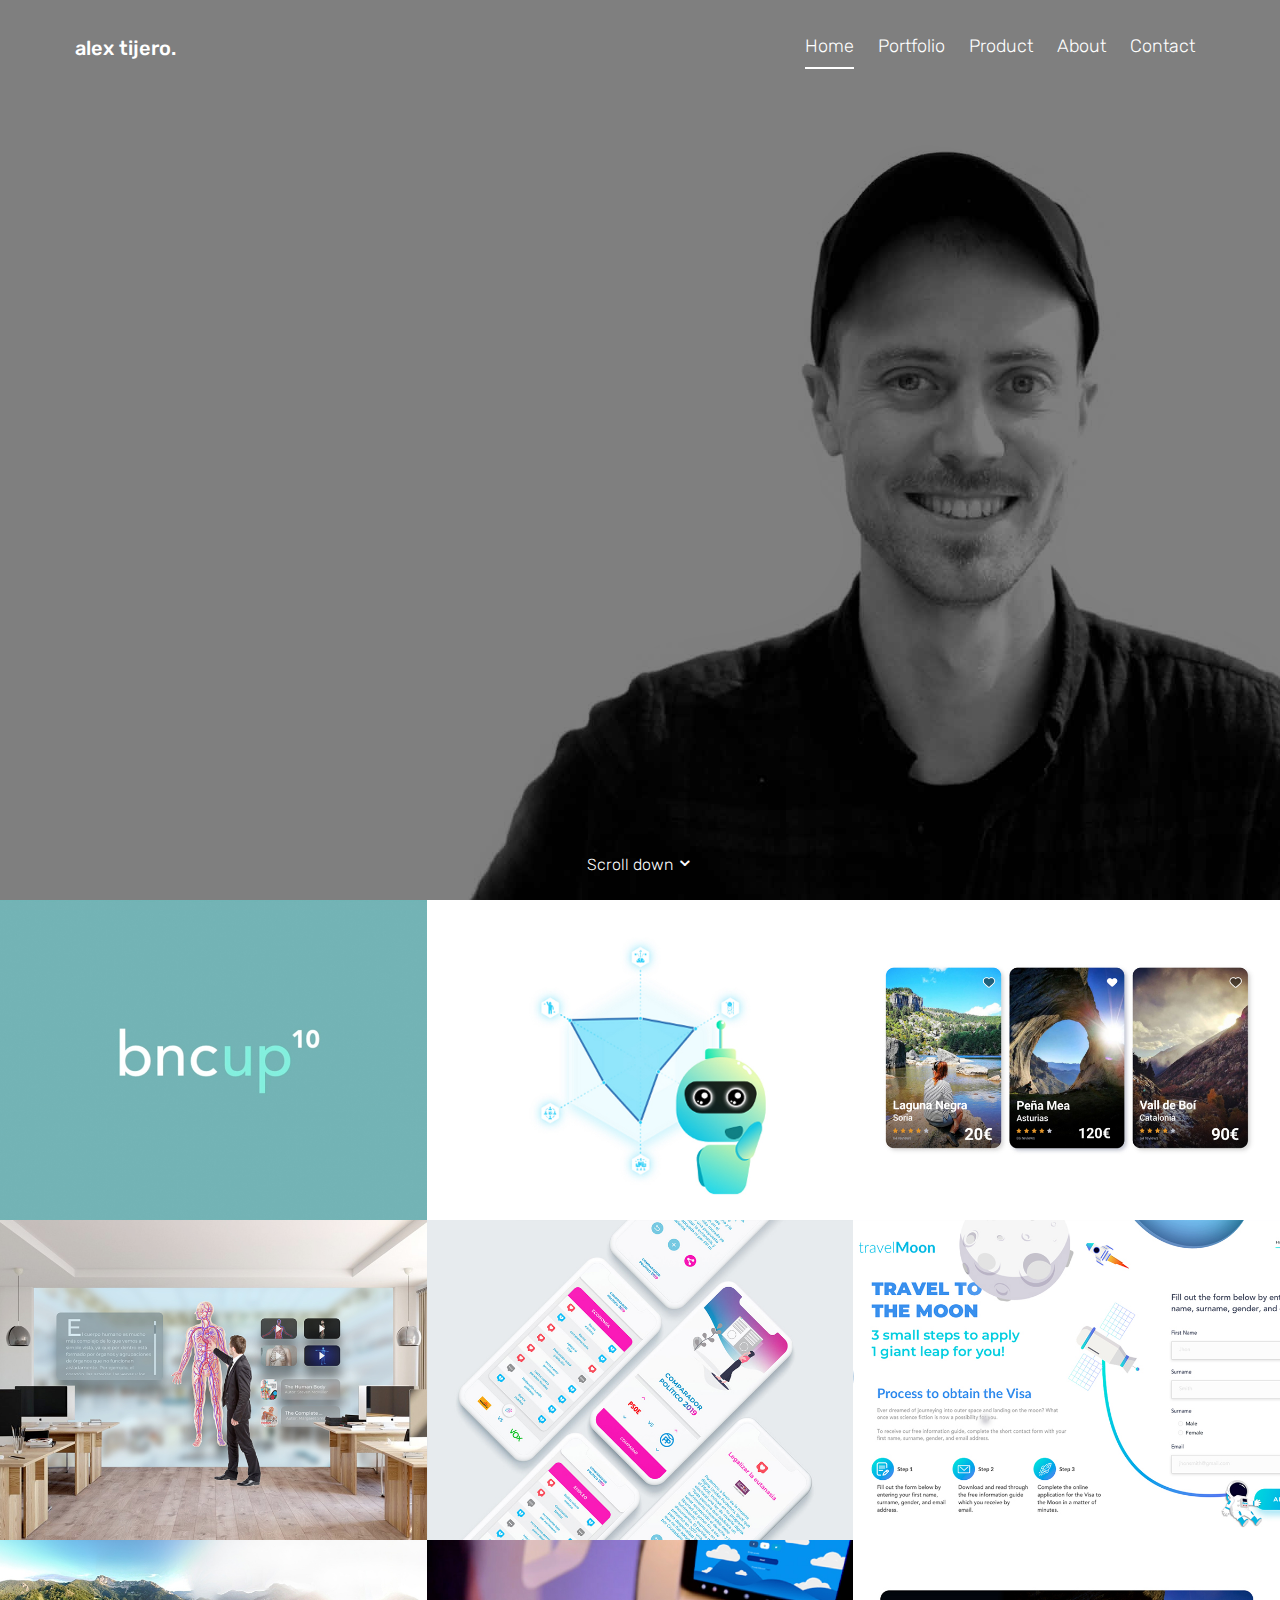
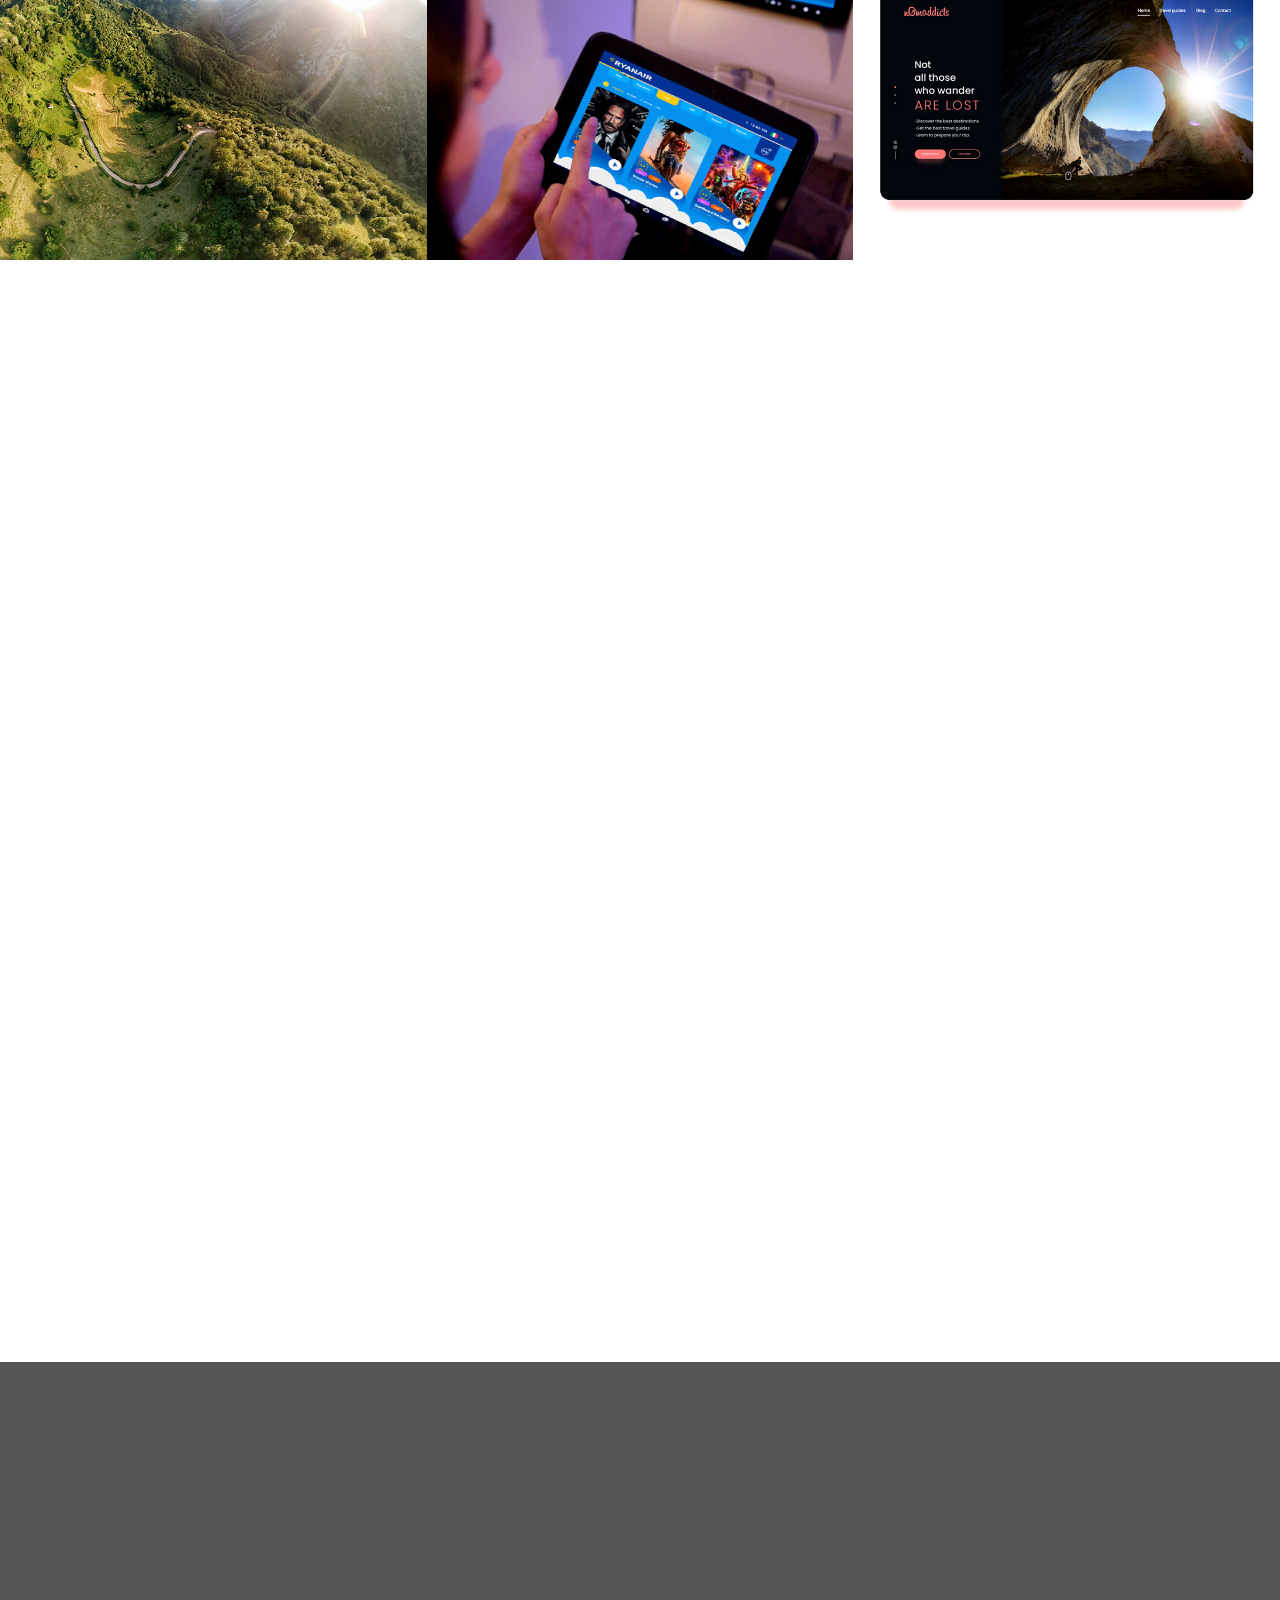
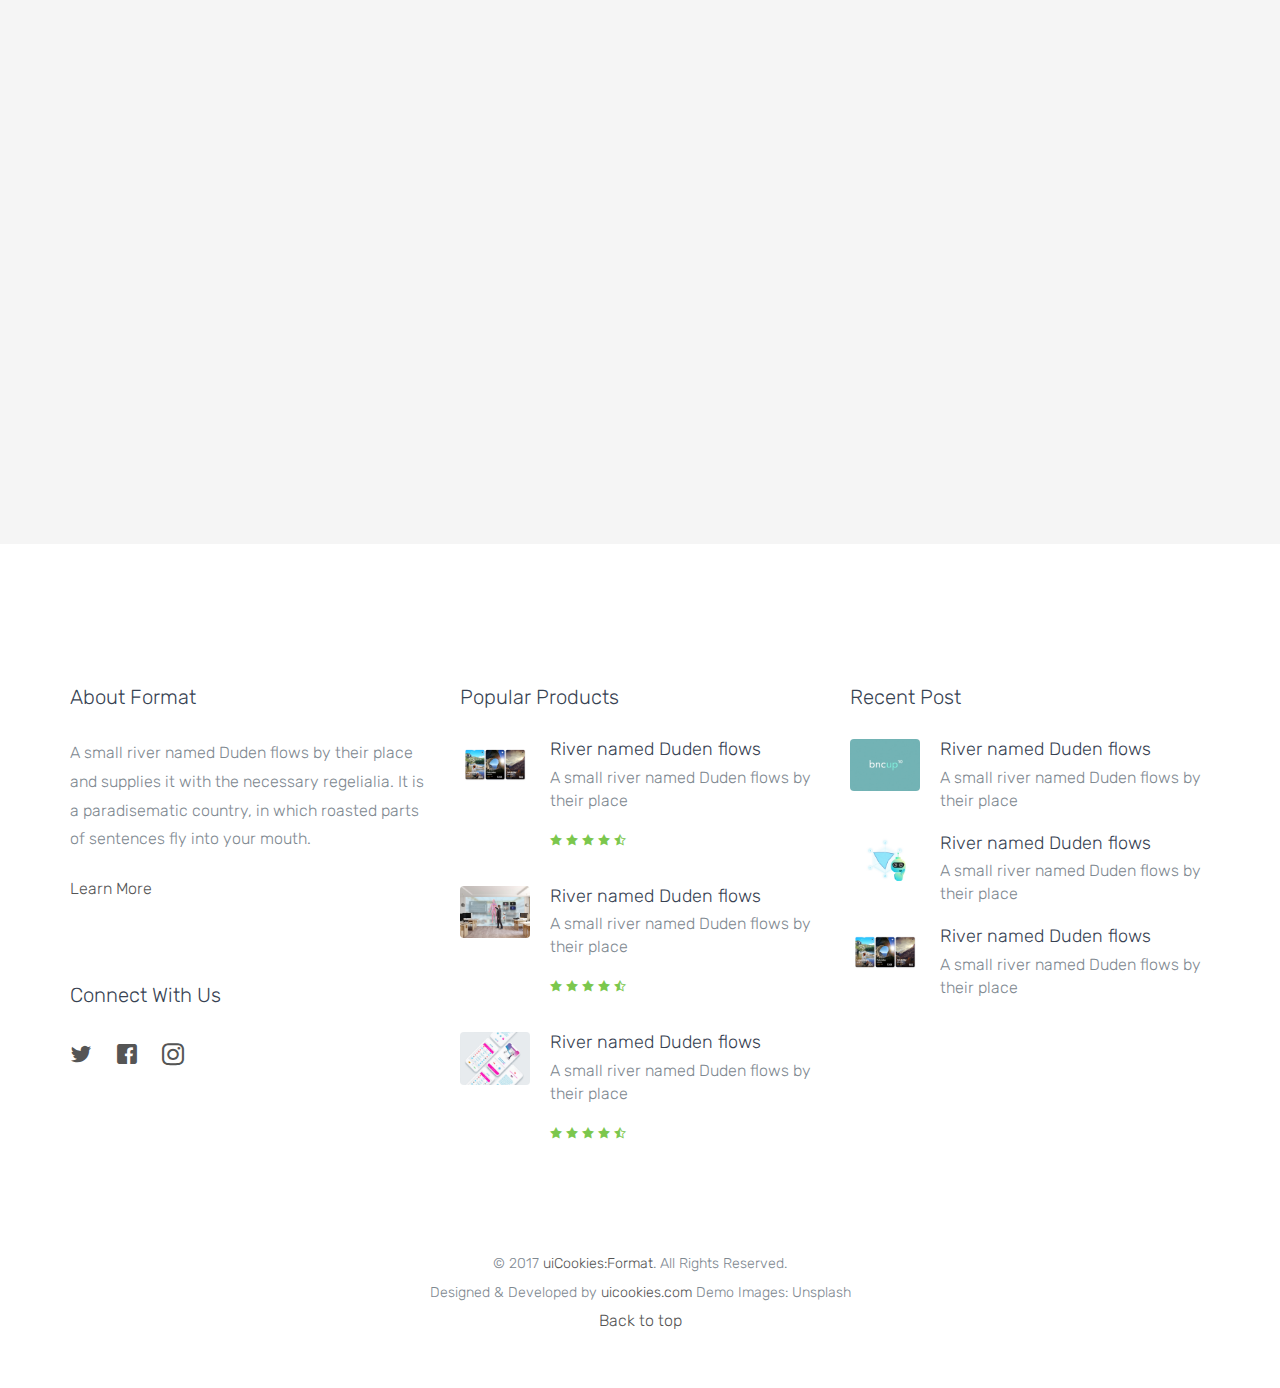
<file: index.html>
<!DOCTYPE html>
<html lang="en">
  <head>
    <meta charset="utf-8">
    <meta name="viewport" content="width=device-width, initial-scale=1">
    <title>alex tijero UX/UI portfolio</title>
    <meta name="description" content="alex tijero portfolio">
    <meta name="keywords" content="alex tijero ux ui designer portfolio">
    <link href="https://fonts.googleapis.com/css?family=Rubik:300,400,500" rel="stylesheet"> 
    <link rel="stylesheet" href="css/styles-merged.css">
    <link rel="stylesheet" href="css/style.css">
    <link rel="stylesheet" href="css/custom.css">

    <!--[if lt IE 9]>
      <script src="js/vendor/html5shiv.min.js"></script>
      <script src="js/vendor/respond.min.js"></script>
    <![endif]-->
  </head>
  <body>

  <!-- START: header -->
  <header role="banner" class="probootstrap-header">
    <div class="container-fluid">
        <a href="index.html" class="probootstrap-logo">alex tijero<span>.</span></a>
        
        <a href="#" class="probootstrap-burger-menu visible-xs" ><i>Menu</i></a>
        <div class="mobile-menu-overlay"></div>

        <nav role="navigation" class="probootstrap-nav hidden-xs">
          <ul class="probootstrap-main-nav">
            <li class="active"><a href="index.html">Home</a></li>
            <li><a class="probootstrap-scroll-down js-next" href="#portfolio">Portfolio</a></li>
            <li><a href="products.html">Product</a></li>
            <li><a href="about.html">About</a></li>
            <li><a href="contact.html">Contact</a></li>
          </ul>
          <div class="extra-text visible-xs">
            <a href="#" class="probootstrap-burger-menu"><i>Menu</i></a>
            <h5>Social</h5>
            <ul class="social-buttons">
              <li><a href="#"><i class="icon-twitter"></i></a></li>
              <li><a href="#"><i class="icon-facebook"></i></a></li>
              <li><a href="#"><i class="icon-instagram2"></i></a></li>
            </ul>
            <p></p>
          </div>
        </nav>
    </div>
  </header>
  <!-- END: header -->
  
  <!-- START: section -->
  <section class="probootstrap-intro" style="background-image: url(img/hero_bg_2.jpg);" data-stellar-background-ratio="0.5">
    <div class="container-fluid">
      <div class="row">
        <div class="col-md-7 probootstrap-intro-text">
          <h1 class="probootstrap-animate">"The vision of an idea with the ability to execute it"</h1>
          <div class="probootstrap-subtitle probootstrap-animate">
            <h2>Transform problems into elegant visual solutions through Design Thinking and Agile methodologies.</h2>
          <div class="probootstrap-animate mt30">
              <a class="btn btn-header btn-lg js-next" href="#portfolio" role="button">Learn more</a>
          </div>
          </div>
        </div>    
      </div>
    </div>
    <div>
      <a class="probootstrap-scroll-down js-next"  href="#portfolio">Scroll down <i class="icon-chevron-down"></i></a>
    </div>   
  </section>
  <!-- END: section -->
  

  <section id="portfolio">
    <div class="container-fluid">
      <div class="row probootstrap-gutter0">
        <div class="col-md-4 col-sm-6">
          <a href="portfolio_bncup10.html" class="probootstrap-hover-overlay">
            <img src="img/img_1.jpg" alt="Free Bootstrap Template by uicookies.com" class="img-responsive">
            <div class="probootstrap-text-overlay">
              <h3>bncup10</h3>
              <p>Just accesible banking</p>
            </div>
          </a>
        </div>
        <div class="col-md-4 col-sm-6">
          <a href="portfolio_essential.html" class="probootstrap-hover-overlay">
            <img src="img/img_2.jpg" alt="e·ssential" class="img-responsive">
            <div class="probootstrap-text-overlay">
              <h3>Be essential APP</h3>
              <p>Learn to be better human</p>
            </div>
          </a>
        </div>
        <div class="col-md-4 col-sm-6">
          <a href="portfolio-single.html" class="probootstrap-hover-overlay">
            <img src="img/img_3.jpg" alt="Free Bootstrap Template by uicookies.com" class="img-responsive">
            <div class="probootstrap-text-overlay">
              <h3>Prominent Building</h3>
              <p>Website, Photography</p>
            </div>
          </a>
        </div>
        <div class="col-md-4 col-sm-6">
          <a href="portfolio-single.html" class="probootstrap-hover-overlay">
            <img src="img/img_4.jpg" alt="Free Bootstrap Template by uicookies.com" class="img-responsive">
            <div class="probootstrap-text-overlay">
              <h3>Pink Lips</h3>
              <p>Website, Photography</p>
            </div>
          </a>
        </div>
        <div class="col-md-4 col-sm-6">
          <a href="portfolio-single.html" class="probootstrap-hover-overlay">
            <img src="img/img_5.jpg" alt="Free Bootstrap Template by uicookies.com" class="img-responsive">
            <div class="probootstrap-text-overlay">
              <h3>House With Orange Window</h3>
              <p>Website, Photography</p>
            </div>
          </a>
        </div>
        <div class="col-md-4 col-sm-6">
          <a href="portfolio-single.html" class="probootstrap-hover-overlay">
            <img src="img/img_6.jpg" alt="Free Bootstrap Template by uicookies.com" class="img-responsive">
            <div class="probootstrap-text-overlay">
              <h3>Explorer Guy In The East</h3>
              <p>Website, Photography</p>
            </div>
          </a>
        </div>
        <div class="col-md-4 col-sm-6">
          <a href="portfolio-single.html" class="probootstrap-hover-overlay">
            <img src="img/img_7.jpg" alt="Free Bootstrap Template by uicookies.com" class="img-responsive">
            <div class="probootstrap-text-overlay">
              <h3>Explorer Guy In The East</h3>
              <p>Website, Photography</p>
            </div>
          </a>
        </div>
        <div class="col-md-4 col-sm-6">
          <a href="portfolio-single.html" class="probootstrap-hover-overlay">
            <img src="img/img_8.jpg" alt="Free Bootstrap Template by uicookies.com" class="img-responsive">
            <div class="probootstrap-text-overlay">
              <h3>Explorer Guy In The East</h3>
              <p>Website, Photography</p>
            </div>
          </a>
        </div>
        <div class="col-md-4 col-sm-6">
          <a href="portfolio-single.html" class="probootstrap-hover-overlay">
            <img src="img/img_9.jpg" alt="Free Bootstrap Template by uicookies.com" class="img-responsive">
            <div class="probootstrap-text-overlay">
              <h3>Explorer Guy In The East</h3>
              <p>Website, Photography</p>
            </div>
          </a>
        </div>
      </div>
    </div>
  </section>

  <!-- START: section -->
  <section class="probootstrap-section">
    <div class="container">
      <div class="row">
        <div class="col-lg-12 col-md-12 mb70 section-heading probootstrap-animate">
          <h2>Our Services</h2>
          <p class="lead">Far far away, behind the word mountains, far from the countries Vokalia and Consonantia, there live the blind texts. Separated they live in Bookmarksgrove right at the coast of the Semantics, a large language ocean.</p>
        </div>
      </div>
      <div class="row mb70">
        <div class="col-md-4 probootstrap-animate">
          <div class="probootstrap-box">
              <div class="icon text-center"><i class="icon-tools2"></i></div>
              <h3>Interface Design</h3>
              <p>A small river named Duden flows by their place and supplies it with the necessary regelialia. It is a paradisematic country, in which roasted parts of sentences fly into your mouth.</p>
              <ul class="text-left with-icon colored">
                <li><i class="icon-radio-checked"></i> <span>A small river named Duden</span></li>
                <li><i class="icon-radio-checked"></i> <span>Place and supplie</span></li>
                <li><i class="icon-radio-checked"></i> <span>Roasted parts of sentences</span></li>
              </ul>
          </div>
        </div>
        <div class="col-md-4 probootstrap-animate">
          <div class="probootstrap-box">
              <div class="icon text-center"><i class="icon-desktop"></i></div>
              <h3>User Experience</h3>
              <p>A small river named Duden flows by their place and supplies it with the necessary regelialia. It is a paradisematic country, in which roasted parts of sentences fly into your mouth.</p>
              <ul class="text-left with-icon colored">
                <li><i class="icon-radio-checked"></i> <span>A small river named Duden</span></li>
                <li><i class="icon-radio-checked"></i> <span>Place and supplie</span></li>
                <li><i class="icon-radio-checked"></i> <span>Roasted parts of sentences</span></li>
              </ul>
          </div>
        </div>
        <div class="col-md-4 probootstrap-animate">
          <div class="probootstrap-box">
              <div class="icon text-center"><i class="icon-lightbulb"></i></div>
              <h3>Product Strategy</h3>
              <p>A small river named Duden flows by their place and supplies it with the necessary regelialia. It is a paradisematic country, in which roasted parts of sentences fly into your mouth.</p>
              <ul class="text-left with-icon colored">
                <li><i class="icon-radio-checked"></i> <span>A small river named Duden</span></li>
                <li><i class="icon-radio-checked"></i> <span>Place and supplie</span></li>
                <li><i class="icon-radio-checked"></i> <span>Roasted parts of sentences</span></li>
              </ul>
          </div>
        </div>
      </div>
      <div class="row">
        <div class="col-md-4 col-md-offset-4 probootstrap-animate">
          <p class="text-center">
            <a href="#" class="btn btn-primary btn-lg btn-block" role="button">View All Services</a>
          </p>
        </div>
      </div>
    </div>
  </section>
  <!-- END: section -->


  <!-- START: section -->
  <section class="probootstrap-section probootstrap-section-colored">
    <div class="container">
      <div class="row">
        <div class="col-lg-12 col-md-12 mb70 section-heading probootstrap-animate">
          <h2>Our Product</h2>
          <p class="lead">Far far away, behind the word mountains, far from the countries Vokalia and Consonantia, there live the blind texts. Separated they live in Bookmarksgrove right at the coast of the Semantics, a large language ocean.</p>
        </div>
      </div>
      <div class="row mb70">
        <div class="col-md-4 probootstrap-animate">
          <div class="probootstrap-block-image">
            <figure><a href="#"><img src="img/img_1.jpg" alt="Free Bootstrap Template by uicookies.com"></a></figure>
            <div class="text">
              <h3 class="mb30"><a href="#">Duden Flows by Their Place</a></h3>
              <p class="dark">A small river named Duden flows by their place and supplies it with the necessary regelialia. It is a paradisematic country, in which roasted parts of sentences fly into your mouth.</p>
              <p class="secondary-color rate"><i class="icon-star-full"></i><i class="icon-star-full"></i><i class="icon-star-full"></i><i class="icon-star-full"></i><i class="icon-star-half"></i></p>
              <hr>
              <p class="clearfix like"><a class="pull-left" href="#"><i class="icon-thumbs-up"></i> 5,216</a> <a class="pull-right" href="#"><i class="icon-thumbs-down"></i> 32</a></p>
            </div>
          </div>
        </div>
        <div class="col-md-4 probootstrap-animate">
          <div class="probootstrap-block-image">
            <figure><img src="img/img_2.jpg" alt="Free Bootstrap Template by uicookies.com"></figure>
            <div class="text">
              <h3 class="mb30"><a href="#">Fly Into Your Mouth</a></h3>
              <p class="dark">A small river named Duden flows by their place and supplies it with the necessary regelialia. It is a paradisematic country, in which roasted parts of sentences fly into your mouth.</p>
              <p class="secondary-color rate"><i class="icon-star-full"></i><i class="icon-star-full"></i><i class="icon-star-full"></i><i class="icon-star-full"></i><i class="icon-star-half"></i></p>
              <hr>
              <p class="clearfix like"><a class="pull-left" href="#"><i class="icon-thumbs-up"></i> 4,923</a> <a class="pull-right" href="#"><i class="icon-thumbs-down"></i> 12</a></p>
            </div>
          </div>
        </div>
        <div class="col-md-4 probootstrap-animate">
          <div class="probootstrap-block-image">
            <figure><img src="img/img_3.jpg" alt="Free Bootstrap Template by uicookies.com"></figure>
            <div class="text">
              <h3 class="mb30"><a href="#">Roasted Parts of Sentences</a></h3>
              <p class="dark">A small river named Duden flows by their place and supplies it with the necessary regelialia. It is a paradisematic country, in which roasted parts of sentences fly into your mouth.</p>
              <p class="secondary-color rate"><i class="icon-star-full"></i><i class="icon-star-full"></i><i class="icon-star-full"></i><i class="icon-star-full"></i><i class="icon-star-half"></i></p>
              <hr>
              <p class="clearfix like"><a class="pull-left" href="#"><i class="icon-thumbs-up"></i> 19,552</a> <a class="pull-right" href="#"><i class="icon-thumbs-down"></i> 7</a></p>
            </div>
          </div>
        </div>
      </div>
      <div class="row">
        <div class="col-md-4 col-md-offset-4 probootstrap-animate">
          <p class="text-center">
            <a href="#" class="btn btn-ghost btn-ghost-white btn-lg btn-block" role="button">View All Products</a>
          </p>
        </div>
      </div>
    </div>
  </section>
  <!-- END: section -->

  
  <!-- START: section -->
  <section class="probootstrap-section probootstrap-section-dark">
    <div class="container">
      <div class="row">
        <div class="col-md-8 col-md-offset-2 section-heading mb50 text-center probootstrap-animate">
          <h2>More Benefits</h2>
          <p class="lead">A small river named Duden flows by their place and supplies it with the necessary regelialia. It is a paradisematic country, in which roasted parts of sentences fly into your mouth.</p>
        </div>
      </div>
      <div class="row">
        <div class="col-md-4 col-sm-6 col-xs-12 probootstrap-animate">
          <h3 class="heading-with-icon"><i class="icon-heart2"></i> <span>We bring emotion</span></h3>
          <p>Far far away, behind the word mountains, far from the countries Vokalia and Consonantia, there live the blind texts. Separated they live in Bookmarksgrove right at the coast of the Semantics, a large language ocean.</p>
          <p><a href="#" class="link-with-icon">Learn More <i class=" icon-chevron-right"></i></a></p>
        </div>
        <div class="col-md-4 col-sm-6 col-xs-12 probootstrap-animate">
          <h3 class="heading-with-icon"><i class="icon-rocket"></i> <span>We guide companies</span></h3>
          <p>Far far away, behind the word mountains, far from the countries Vokalia and Consonantia, there live the blind texts. Separated they live in Bookmarksgrove right at the coast of the Semantics, a large language ocean.</p>
          <p><a href="#" class="link-with-icon">Learn More <i class=" icon-chevron-right"></i></a></p>
        </div>
        <div class="clearfix visible-sm-block"></div>
        <div class="col-md-4 col-sm-6 col-xs-12 probootstrap-animate">
          <h3 class="heading-with-icon"><i class="icon-image"></i> <span>We design extraordinary</span></h3>
          <p>Far far away, behind the word mountains, far from the countries Vokalia and Consonantia, there live the blind texts. Separated they live in Bookmarksgrove right at the coast of the Semantics, a large language ocean.</p>
          <p><a href="#" class="link-with-icon">Learn More <i class=" icon-chevron-right"></i></a></p>
        </div>
        <div class="clearfix visible-md-block"></div>
        <div class="col-md-4 col-sm-6 col-xs-12 probootstrap-animate">
          <h3 class="heading-with-icon"><i class="icon-briefcase"></i> <span>We bring emotion</span></h3>
          <p>Far far away, behind the word mountains, far from the countries Vokalia and Consonantia, there live the blind texts. Separated they live in Bookmarksgrove right at the coast of the Semantics, a large language ocean.</p>
          <p><a href="#" class="link-with-icon">Learn More <i class=" icon-chevron-right"></i></a></p>
        </div>
        <div class="clearfix visible-sm-block"></div>
        <div class="col-md-4 col-sm-6 col-xs-12 probootstrap-animate">
          <h3 class="heading-with-icon"><i class="icon-chat"></i> <span>We guide companies</span></h3>
          <p>Far far away, behind the word mountains, far from the countries Vokalia and Consonantia, there live the blind texts. Separated they live in Bookmarksgrove right at the coast of the Semantics, a large language ocean.</p>
          <p><a href="#" class="link-with-icon">Learn More <i class=" icon-chevron-right"></i></a></p>
        </div>
        <div class="col-md-4 col-sm-6 col-xs-12 probootstrap-animate">
          <h3 class="heading-with-icon"><i class="icon-colours"></i> <span>We design extraordinary</span></h3>
          <p>Far far away, behind the word mountains, far from the countries Vokalia and Consonantia, there live the blind texts. Separated they live in Bookmarksgrove right at the coast of the Semantics, a large language ocean.</p>
          <p><a href="#" class="link-with-icon">Learn More <i class=" icon-chevron-right"></i></a></p>
        </div>
        <div class="clearfix visible-sm-block"></div>
      </div>
    </div>
  </section>
  <!-- END: section -->
  
  <!-- START: footer -->
  <footer role="contentinfo" class="probootstrap-footer">
    <div class="container">
      <div class="row">
        <div class="col-md-4">
          <div class="probootstrap-footer-widget">
            <h3>About Format</h3>
            <p>A small river named Duden flows by their place and supplies it with the necessary regelialia. It is a paradisematic country, in which roasted parts of sentences fly into your mouth.</p>
            <p><a href="#" class="link-with-icon">Learn More <i class=" icon-chevron-right"></i></a></p>
          </div>
          <div class="probootstrap-footer-widget">
            <h3>Connect With Us</h3>
            <ul class="probootstrap-footer-social">
              <li><a href=""><i class="icon-twitter"></i></a></li>
              <li><a href=""><i class="icon-facebook"></i></a></li>
              <li><a href=""><i class="icon-instagram2"></i></a></li>
            </ul>
          </div>
        </div>
        <div class="col-md-4">
          <div class="probootstrap-footer-widget">
            <h3>Popular Products</h3>
            <ul class="probootstrap-product-list">
              <li class="mb20">
                <a href="#">
                  <figure><img src="img/img_3.jpg" alt="Free Bootstrap Template by uicookies.com" class="img-responsive"></figure>
                  <div class="text">
                    <h4>River named Duden flows</h4>
                    <p>A small river named Duden flows by their place</p>
                    <p class="secondary-color rate"><i class="icon-star-full"></i><i class="icon-star-full"></i><i class="icon-star-full"></i><i class="icon-star-full"></i><i class="icon-star-half"></i></p>
                  </div>
                </a>
              </li>
              <li class="mb20">
                <a href="#">
                  <figure><img src="img/img_4.jpg" alt="Free Bootstrap Template by uicookies.com" class="img-responsive"></figure>
                  <div class="text">
                    <h4>River named Duden flows</h4>
                    <p>A small river named Duden flows by their place</p>
                    <p class="secondary-color rate"><i class="icon-star-full"></i><i class="icon-star-full"></i><i class="icon-star-full"></i><i class="icon-star-full"></i><i class="icon-star-half"></i></p>
                  </div>
                </a>
              </li>
              <li class="mb20">
                <a href="#">
                  <figure><img src="img/img_5.jpg" alt="Free Bootstrap Template by uicookies.com" class="img-responsive"></figure>
                  <div class="text">
                    <h4>River named Duden flows</h4>
                    <p>A small river named Duden flows by their place</p>
                    <p class="secondary-color rate"><i class="icon-star-full"></i><i class="icon-star-full"></i><i class="icon-star-full"></i><i class="icon-star-full"></i><i class="icon-star-half"></i></p>
                  </div>
                </a>
              </li>
            </ul>
          </div>
        </div>
        <div class="col-md-4">
          <div class="probootstrap-footer-widget">
            <h3>Recent Post</h3>
            <ul class="probootstrap-blog-list">
              <li>
                <a href="#">
                  <figure><img src="img/img_1.jpg" alt="Free Bootstrap Template by uicookies.com" class="img-responsive"></figure>
                  <div class="text">
                    <h4>River named Duden flows</h4>
                    <p>A small river named Duden flows by their place</p>
                  </div>
                </a>
              </li>
              <li>
                <a href="#">
                  <figure><img src="img/img_2.jpg" alt="Free Bootstrap Template by uicookies.com" class="img-responsive"></figure>
                  <div class="text">
                    <h4>River named Duden flows</h4>
                    <p>A small river named Duden flows by their place</p>
                  </div>
                </a>
              </li>
              <li>
                <a href="#">
                  <figure><img src="img/img_3.jpg" alt="Free Bootstrap Template by uicookies.com" class="img-responsive"></figure>
                  <div class="text">
                    <h4>River named Duden flows</h4>
                    <p>A small river named Duden flows by their place</p>
                  </div>
                </a>
              </li>
            </ul>
          </div>
        </div>
      </div>
      <div class="row mt40">
        <div class="col-md-12 text-center">
          <p>
            <small>&copy; 2017 <a href="https://uicookies.com/" target="_blank">uiCookies:Format</a>. All Rights Reserved. <br> Designed &amp; Developed by <a href="https://uicookies.com/" target="_blank">uicookies.com</a> Demo Images: Unsplash</small><br>
            <a href="#" class="js-backtotop">Back to top</a>
          </p>
        </div>
      </div>
    </div>
  </footer>
  <!-- END: footer -->

  <script src="js/scripts.min.js"></script>
  <script src="js/main.min.js"></script>
  <script src="js/custom.js"></script>

  </body>
</html>
</file>
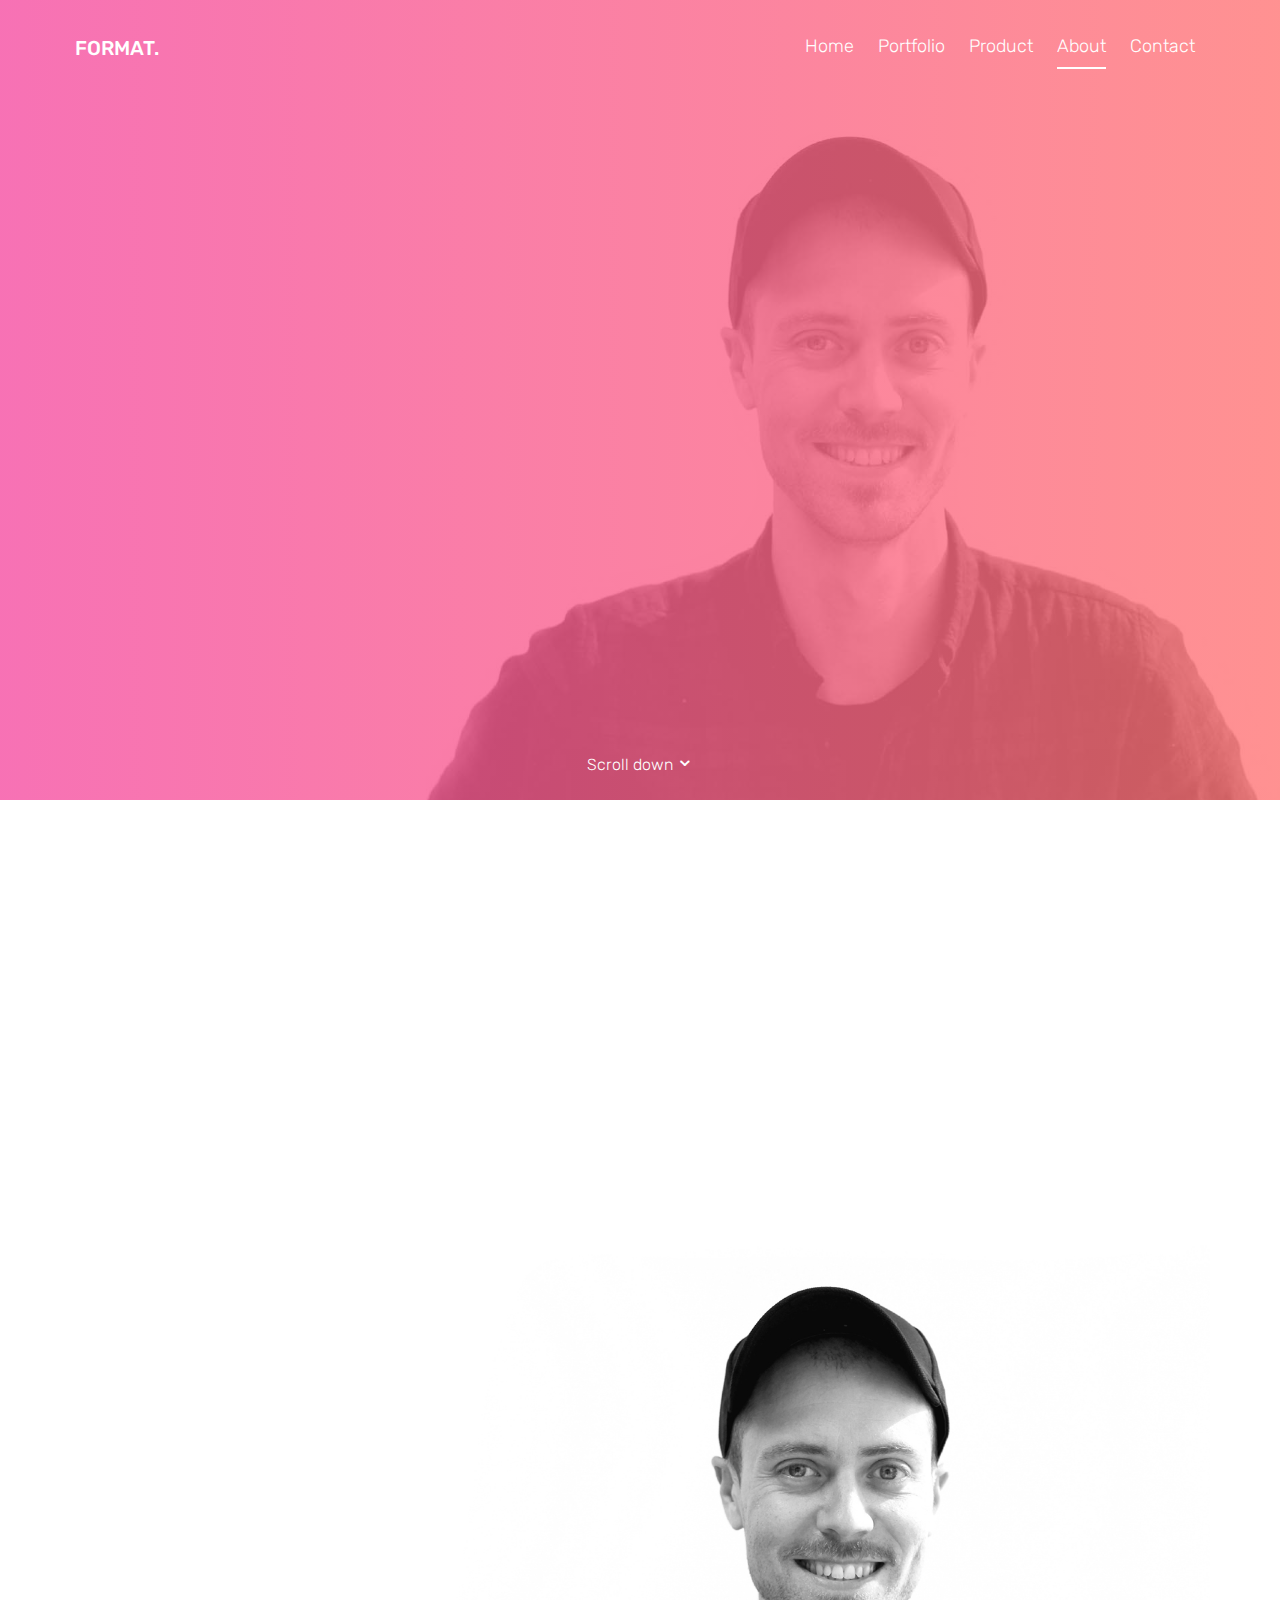
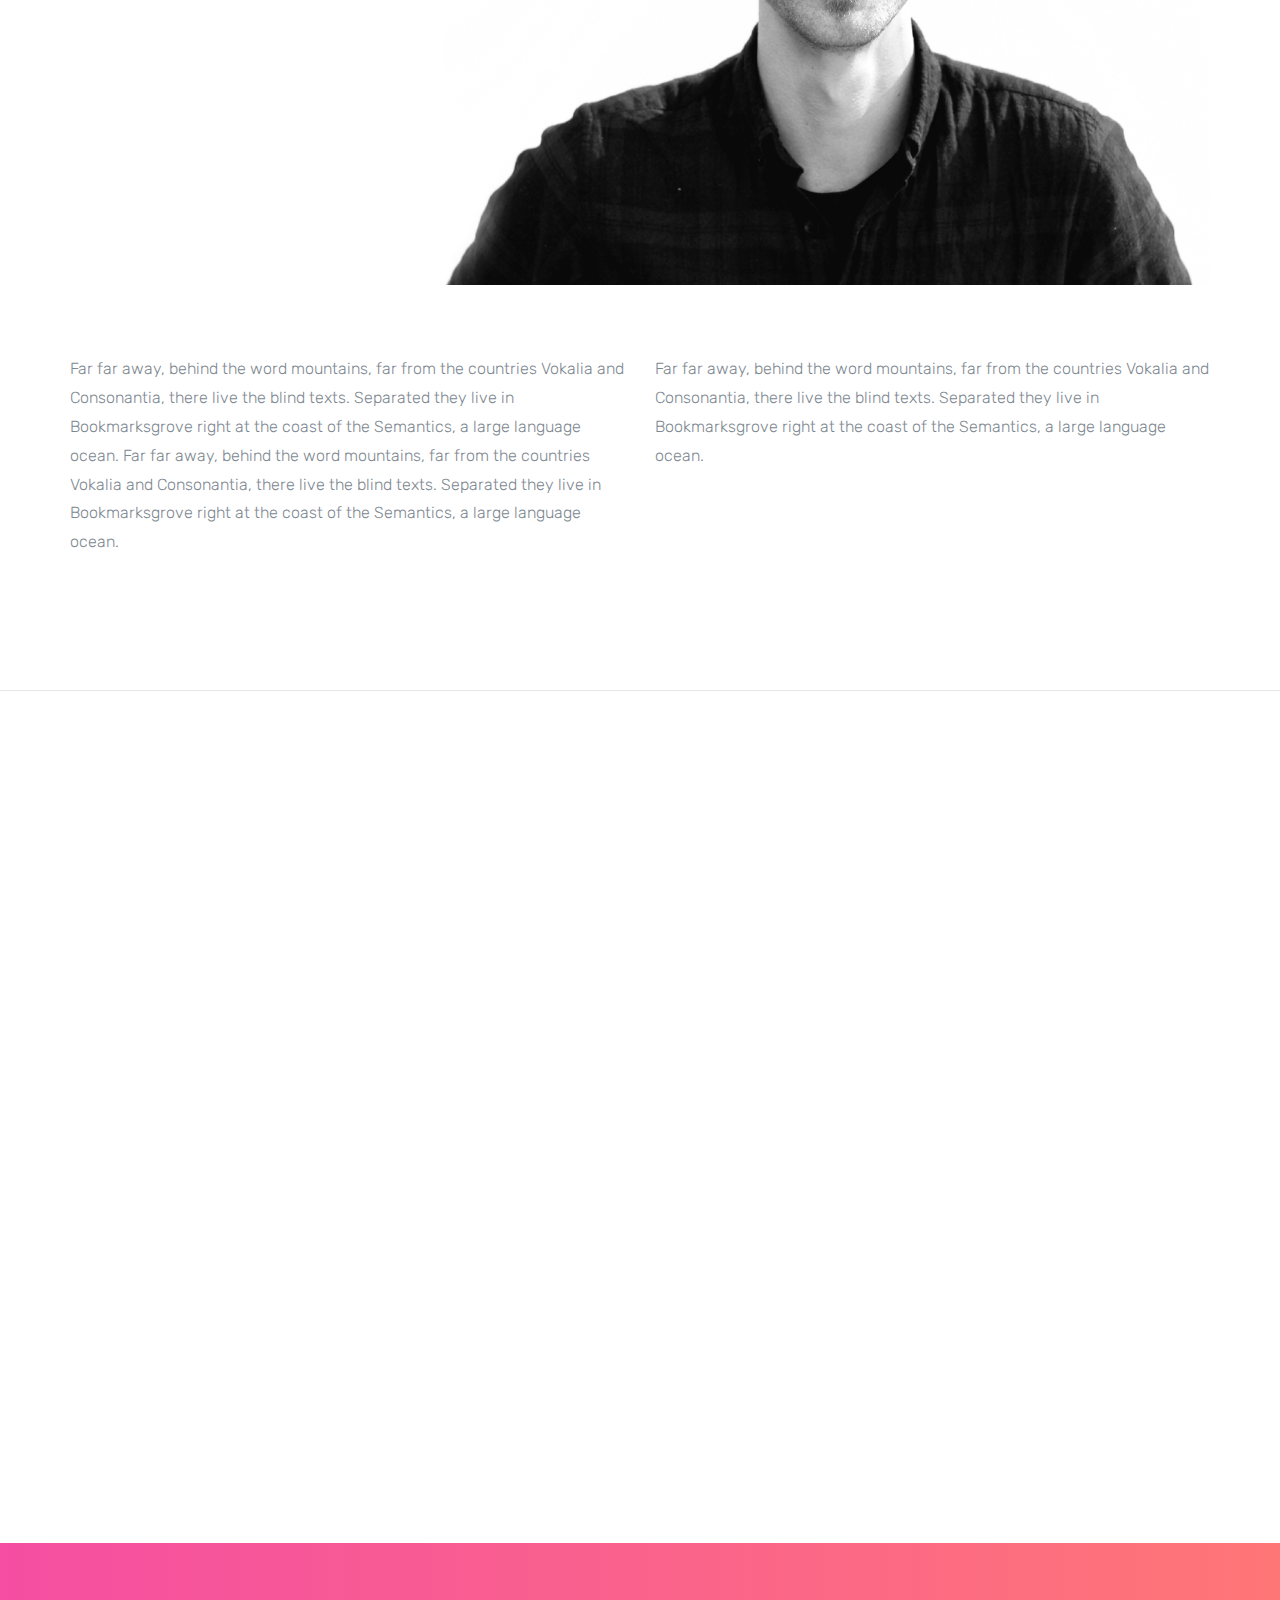
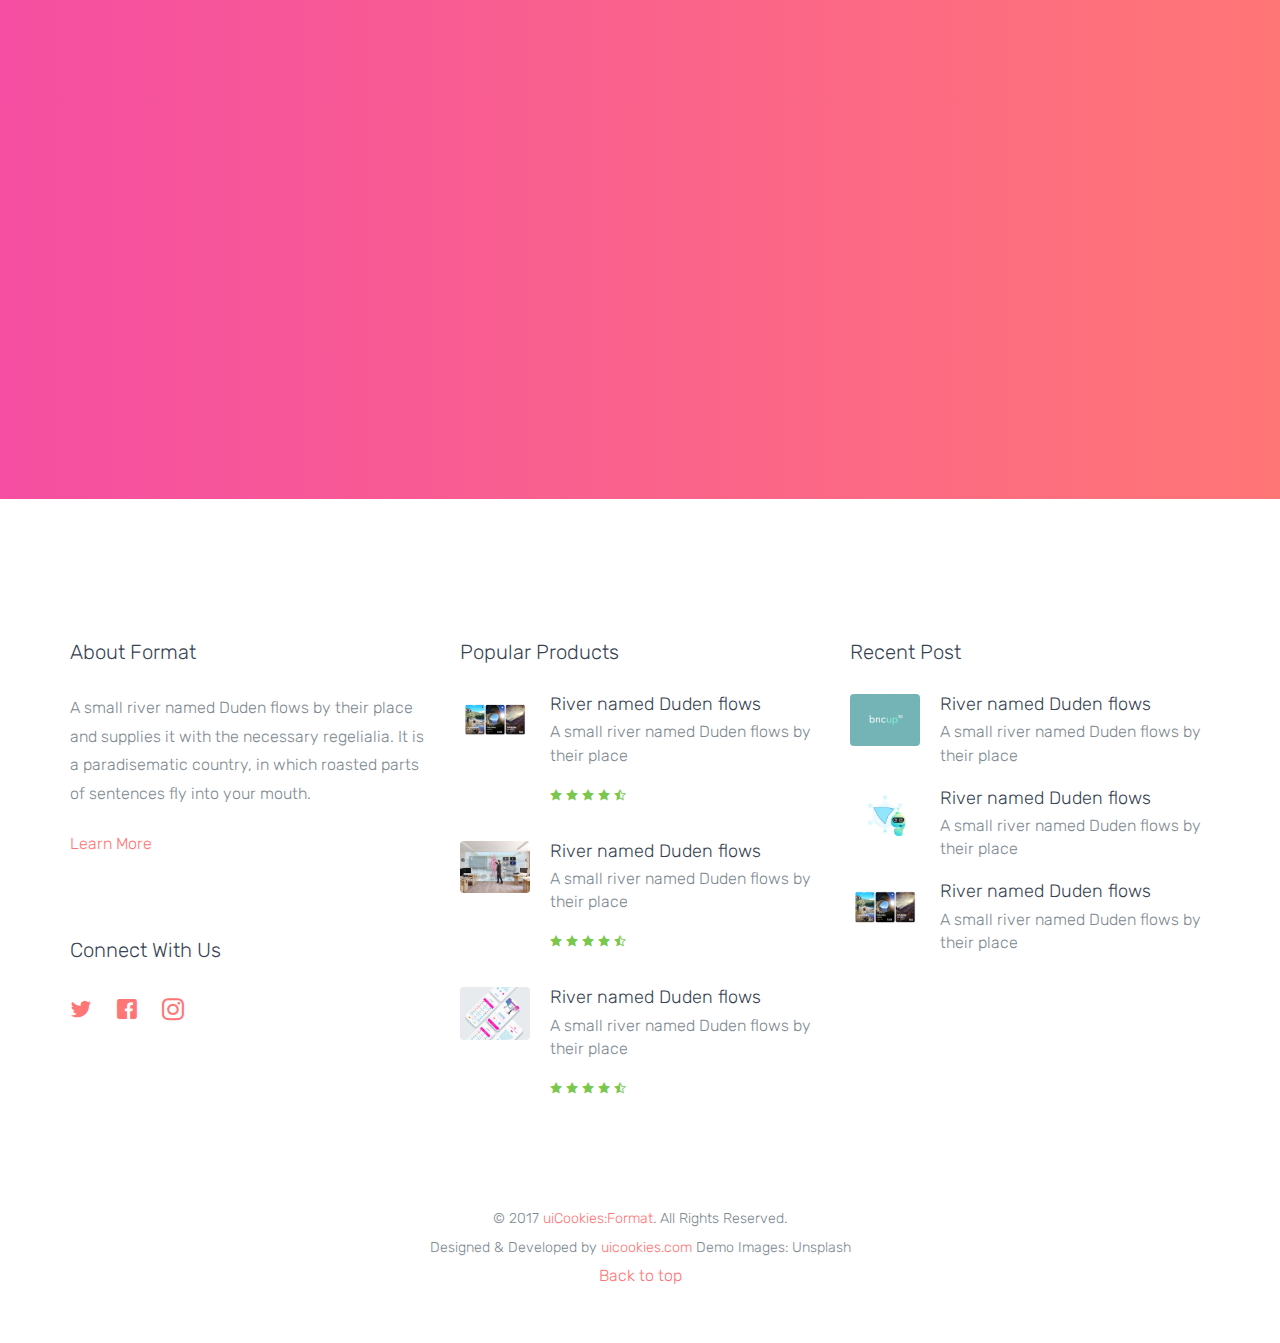
<file: about.html>
<!DOCTYPE html>
<html lang="en">
  <head>
    <meta charset="utf-8">
    <meta name="viewport" content="width=device-width, initial-scale=1">
    <title>uiCookies:Format &mdash; Free Bootstrap Theme, Free Responsive Bootstrap Website Template</title>
    <meta name="description" content="Free Bootstrap Theme by uicookies.com">
    <meta name="keywords" content="free website templates, free bootstrap themes, free template, free bootstrap, free website template">
    
    <link href="https://fonts.googleapis.com/css?family=Rubik:300,400,500" rel="stylesheet"> 
    <link rel="stylesheet" href="css/styles-merged.css">
    <link rel="stylesheet" href="css/style.min.css">
    <link rel="stylesheet" href="css/custom.css">

    <!--[if lt IE 9]>
      <script src="js/vendor/html5shiv.min.js"></script>
      <script src="js/vendor/respond.min.js"></script>
    <![endif]-->
  </head>
  <body>

  <!-- START: header -->
  <header role="banner" class="probootstrap-header">  
    <div class="container-fluid">
        <a href="index.html" class="probootstrap-logo">Format<span>.</span></a>
        
        <a href="#" class="probootstrap-burger-menu visible-xs" ><i>Menu</i></a>
        <div class="mobile-menu-overlay"></div>

        <nav role="navigation" class="probootstrap-nav hidden-xs">
          <ul class="probootstrap-main-nav">
            <li><a href="index.html">Home</a></li>
            <li><a href="portfolio.html">Portfolio</a></li>
            <li><a href="products.html">Product</a></li>
            <li class="active"><a href="about.html">About</a></li>
            <li><a href="contact.html">Contact</a></li>
          </ul>
          <div class="extra-text visible-xs">
            <a href="#" class="probootstrap-burger-menu"><i>Menu</i></a>
            <h5>Social</h5>
            <ul class="social-buttons">
              <li><a href="#"><i class="icon-twitter"></i></a></li>
              <li><a href="#"><i class="icon-facebook"></i></a></li>
              <li><a href="#"><i class="icon-instagram2"></i></a></li>
            </ul>
            <p><small>&copy; Copyright 2017 uiCookies:Format. All Rights Reserved.</small></p>
          </div>
        </nav>
    </div>
  </header>
  <!-- END: header -->
  
  <!-- START: section -->
  <section class="probootstrap-intro" style="background-image: url(img/hero_bg_2.jpg);" data-stellar-background-ratio="0.5">
    <div class="container-fluid">
      <div class="row">
        <div class="col-md-7 probootstrap-intro-text">
          <h1 class="probootstrap-animate">About</h1>
          <div class="probootstrap-subtitle probootstrap-animate">
            <h2>A free html website template for creative agency like you! brought to you by <a href="https://uicookies.com/" target="_blank">uicookies.com</a></h2>
          </div>
          <p class="watch-intro probootstrap-animate"><a href="https://vimeo.com/45830194" class="popup-vimeo">Watch the video <i class="icon-play2"></i></a></p>
        </div>
      </div>
    </div>
    <a class="probootstrap-scroll-down js-next" href="#next-section">Scroll down <i class="icon-chevron-down"></i></a>
  </section>
  <!-- END: section -->
  

  <section id="next-section" class="probootstrap-section">
    <div class="container">
      <div class="row">
        <div class="col-lg-12 col-md-12 mb70 section-heading probootstrap-animate">
          <h2>Our History</h2>
          <p class="lead">Far far away, behind the word mountains, far from the countries Vokalia and Consonantia, there live the blind texts. Separated they live in Bookmarksgrove right at the coast of the Semantics, a large language ocean.</p>
        </div>
      </div>
      <div class="row mb50">
        <div class="col-md-12">
          <p><img src="img/hero_bg_1.jpg"  alt="Free Bootstrap Template by uicookies.com" class="img-responsive"></p>
        </div>
      </div>
      <div class="row">
        <div class="col-md-6">
          <p>Far far away, behind the word mountains, far from the countries Vokalia and Consonantia, there live the blind texts. Separated they live in Bookmarksgrove right at the coast of the Semantics, a large language ocean. Far far away, behind the word mountains, far from the countries Vokalia and Consonantia, there live the blind texts. Separated they live in Bookmarksgrove right at the coast of the Semantics, a large language ocean.</p>
        </div>
        <div class="col-md-6">
          <p>Far far away, behind the word mountains, far from the countries Vokalia and Consonantia, there live the blind texts. Separated they live in Bookmarksgrove right at the coast of the Semantics, a large language ocean.</p>
        </div>
      </div>
    </div>
  </section>

  <section class="probootstrap-section probootstrap-border-top">
    <div class="container">
      <div class="row">
        <div class="col-lg-12 col-md-12 mb70 section-heading probootstrap-animate">
          <h2>The Team</h2>
          <p class="lead">Far far away, behind the word mountains, far from the countries Vokalia and Consonantia, there live the blind texts. Separated they live in Bookmarksgrove right at the coast of the Semantics, a large language ocean.</p>
        </div>
      </div>
      <div class="row">
        <div class="col-md-3 col-sm-6 probootstrap-animate">
          <img src="img/person_1.jpg" alt="Free Bootstrap Template by uicookies.com" class="img-responsive">
          <h3>Jeremy Slater</h3>
          <p>Web Designer</p>
        </div>
        <div class="col-md-3 col-sm-6 probootstrap-animate">
          <img src="img/person_2.jpg" alt="Free Bootstrap Template by uicookies.com" class="img-responsive">  
          <h3>James Butterly</h3>
          <p>Web Designer</p>
        </div>
        <div class="col-md-3 col-sm-6 probootstrap-animate">
          <img src="img/person_3.jpg" alt="Free Bootstrap Template by uicookies.com" class="img-responsive">
          <h3>James Smith</h3>
          <p>Web Designer</p>
        </div>
        <div class="col-md-3 col-sm-6 probootstrap-animate">
          <img src="img/person_4.jpg" alt="Free Bootstrap Template by uicookies.com" class="img-responsive">
          <h3>Chris White</h3>
          <p>Web Designer</p>
        </div>
      </div>
    </div>
  </section>

  

  <!-- START: section -->
  <section class="probootstrap-section probootstrap-section-colored">
    <div class="container">
      <div class="row text-center">
        <div class="col-lg-8 col-md-offset-2 mb30 section-heading probootstrap-animate">
          <h2>Let's Work Together</h2>
          <p class="lead">Far far away, behind the word mountains, far from the countries Vokalia and Consonantia, there live the blind texts. Separated they live in Bookmarksgrove right at the coast of the Semantics, a large language ocean.</p>
        </div>
      </div>
      <div class="row">
        <div class="col-md-4 col-md-offset-4 probootstrap-animate">
          <p class="text-center">
            <a href="#" class="btn btn-ghost btn-ghost-white btn-lg btn-block" role="button">Contact Us</a>
          </p>
        </div>
      </div>
    </div>
  </section>
  <!-- END: section -->

  
  
  
  <!-- START: footer -->
  <footer role="contentinfo" class="probootstrap-footer">
    <div class="container">
      <div class="row">
        <div class="col-md-4">
          <div class="probootstrap-footer-widget">
            <h3>About Format</h3>
            <p>A small river named Duden flows by their place and supplies it with the necessary regelialia. It is a paradisematic country, in which roasted parts of sentences fly into your mouth.</p>
            <p><a href="#" class="link-with-icon">Learn More <i class=" icon-chevron-right"></i></a></p>
          </div>
          <div class="probootstrap-footer-widget">
            <h3>Connect With Us</h3>
            <ul class="probootstrap-footer-social">
              <li><a href=""><i class="icon-twitter"></i></a></li>
              <li><a href=""><i class="icon-facebook"></i></a></li>
              <li><a href=""><i class="icon-instagram2"></i></a></li>
            </ul>
          </div>
        </div>
        <div class="col-md-4">
          <div class="probootstrap-footer-widget">
            <h3>Popular Products</h3>
            <ul class="probootstrap-product-list">
              <li class="mb20">
                <a href="#">
                  <figure><img src="img/img_3.jpg" alt="Free Bootstrap Template by uicookies.com" class="img-responsive"></figure>
                  <div class="text">
                    <h4>River named Duden flows</h4>
                    <p>A small river named Duden flows by their place</p>
                    <p class="secondary-color rate"><i class="icon-star-full"></i><i class="icon-star-full"></i><i class="icon-star-full"></i><i class="icon-star-full"></i><i class="icon-star-half"></i></p>
                  </div>
                </a>
              </li>
              <li class="mb20">
                <a href="#">
                  <figure><img src="img/img_4.jpg" alt="Free Bootstrap Template by uicookies.com" class="img-responsive"></figure>
                  <div class="text">
                    <h4>River named Duden flows</h4>
                    <p>A small river named Duden flows by their place</p>
                    <p class="secondary-color rate"><i class="icon-star-full"></i><i class="icon-star-full"></i><i class="icon-star-full"></i><i class="icon-star-full"></i><i class="icon-star-half"></i></p>
                  </div>
                </a>
              </li>
              <li class="mb20">
                <a href="#">
                  <figure><img src="img/img_5.jpg" alt="Free Bootstrap Template by uicookies.com" class="img-responsive"></figure>
                  <div class="text">
                    <h4>River named Duden flows</h4>
                    <p>A small river named Duden flows by their place</p>
                    <p class="secondary-color rate"><i class="icon-star-full"></i><i class="icon-star-full"></i><i class="icon-star-full"></i><i class="icon-star-full"></i><i class="icon-star-half"></i></p>
                  </div>
                </a>
              </li>
            </ul>
          </div>
        </div>
        <div class="col-md-4">
          <div class="probootstrap-footer-widget">
            <h3>Recent Post</h3>
            <ul class="probootstrap-blog-list">
              <li>
                <a href="#">
                  <figure><img src="img/img_1.jpg" alt="Free Bootstrap Template by uicookies.com" class="img-responsive"></figure>
                  <div class="text">
                    <h4>River named Duden flows</h4>
                    <p>A small river named Duden flows by their place</p>
                  </div>
                </a>
              </li>
              <li>
                <a href="#">
                  <figure><img src="img/img_2.jpg" alt="Free Bootstrap Template by uicookies.com" class="img-responsive"></figure>
                  <div class="text">
                    <h4>River named Duden flows</h4>
                    <p>A small river named Duden flows by their place</p>
                  </div>
                </a>
              </li>
              <li>
                <a href="#">
                  <figure><img src="img/img_3.jpg" alt="Free Bootstrap Template by uicookies.com" class="img-responsive"></figure>
                  <div class="text">
                    <h4>River named Duden flows</h4>
                    <p>A small river named Duden flows by their place</p>
                  </div>
                </a>
              </li>
            </ul>
          </div>
        </div>
      </div>
      <div class="row mt40">
        <div class="col-md-12 text-center">
          <p>
            <small>&copy; 2017 <a href="https://uicookies.com/" target="_blank">uiCookies:Format</a>. All Rights Reserved. <br> Designed &amp; Developed by <a href="https://uicookies.com/" target="_blank">uicookies.com</a> Demo Images: Unsplash</small><br>
            <a href="#" class="js-backtotop">Back to top</a>
          </p>
        </div>
      </div>
    </div>
  </footer>
  <!-- END: footer -->



  <script src="js/scripts.min.js"></script>
  <script src="js/main.min.js"></script>
  <script src="js/custom.js"></script>
    
  </body>
</html>
</file>
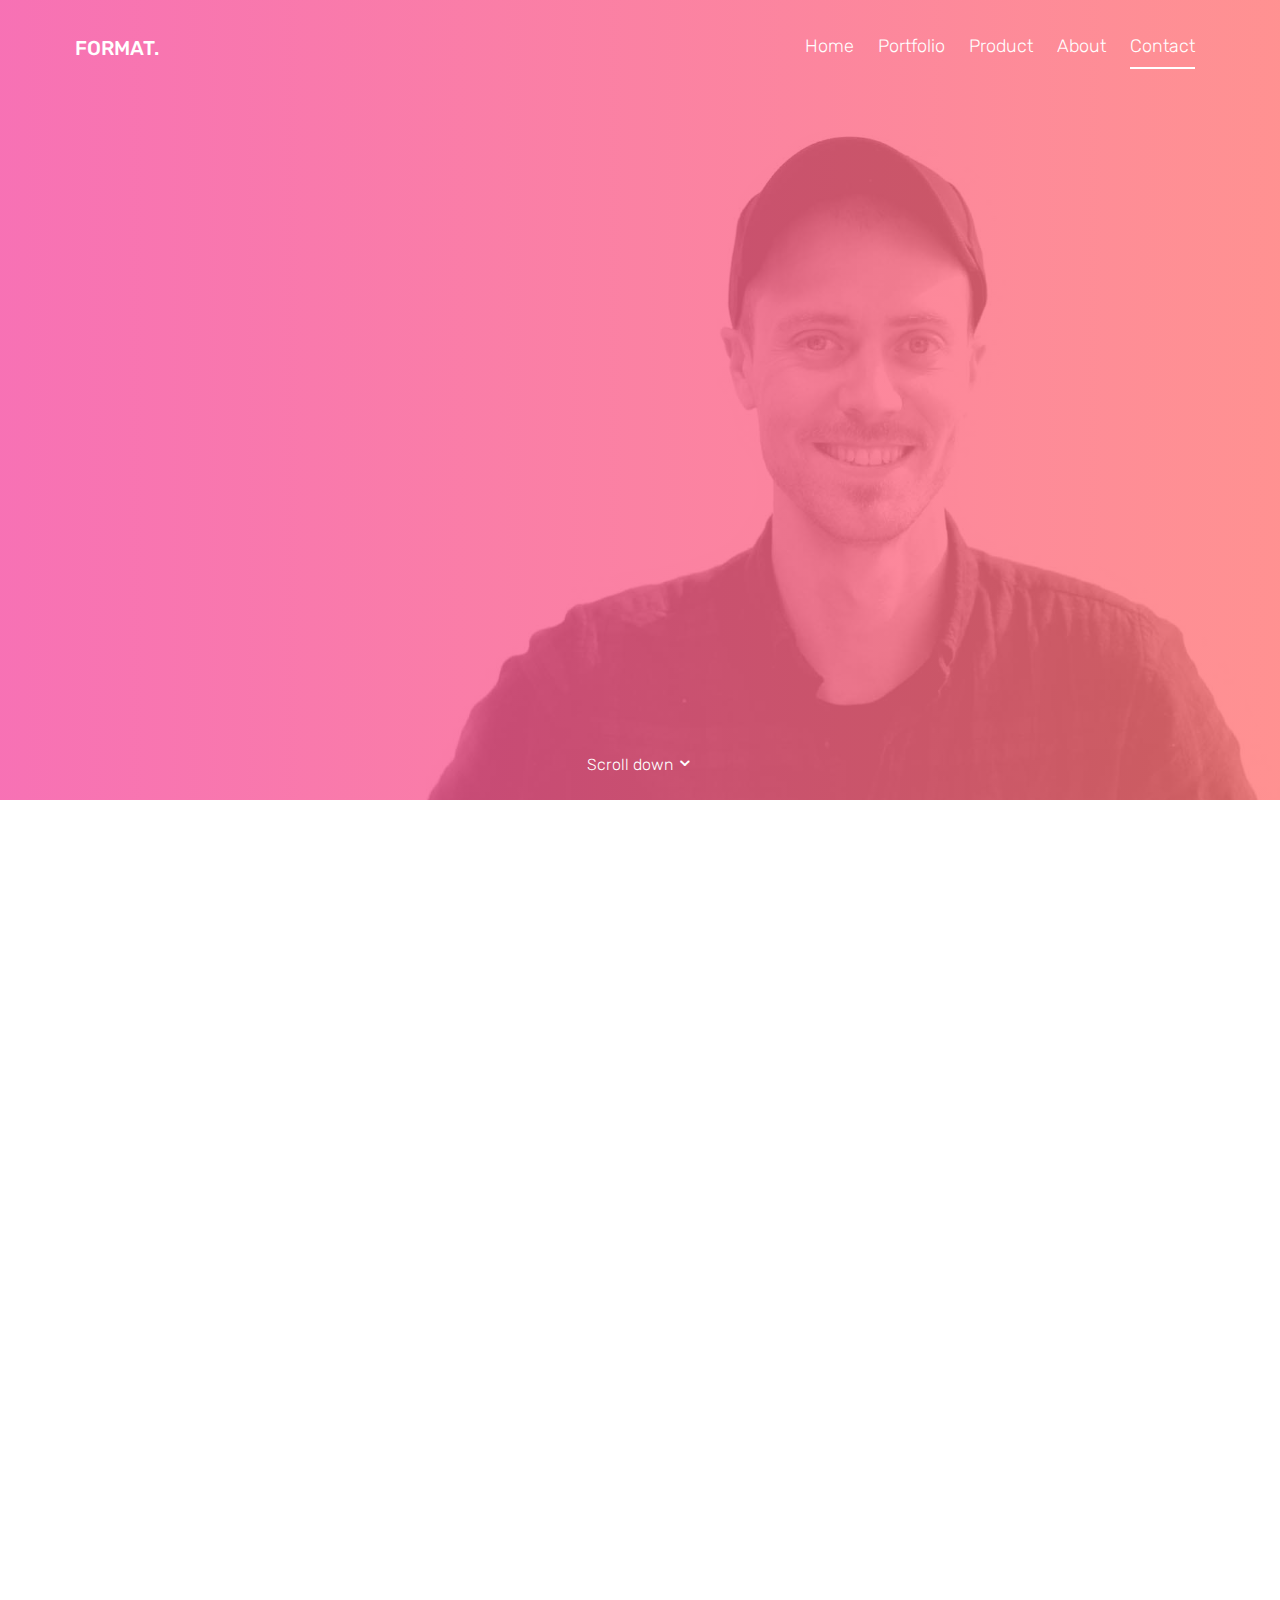
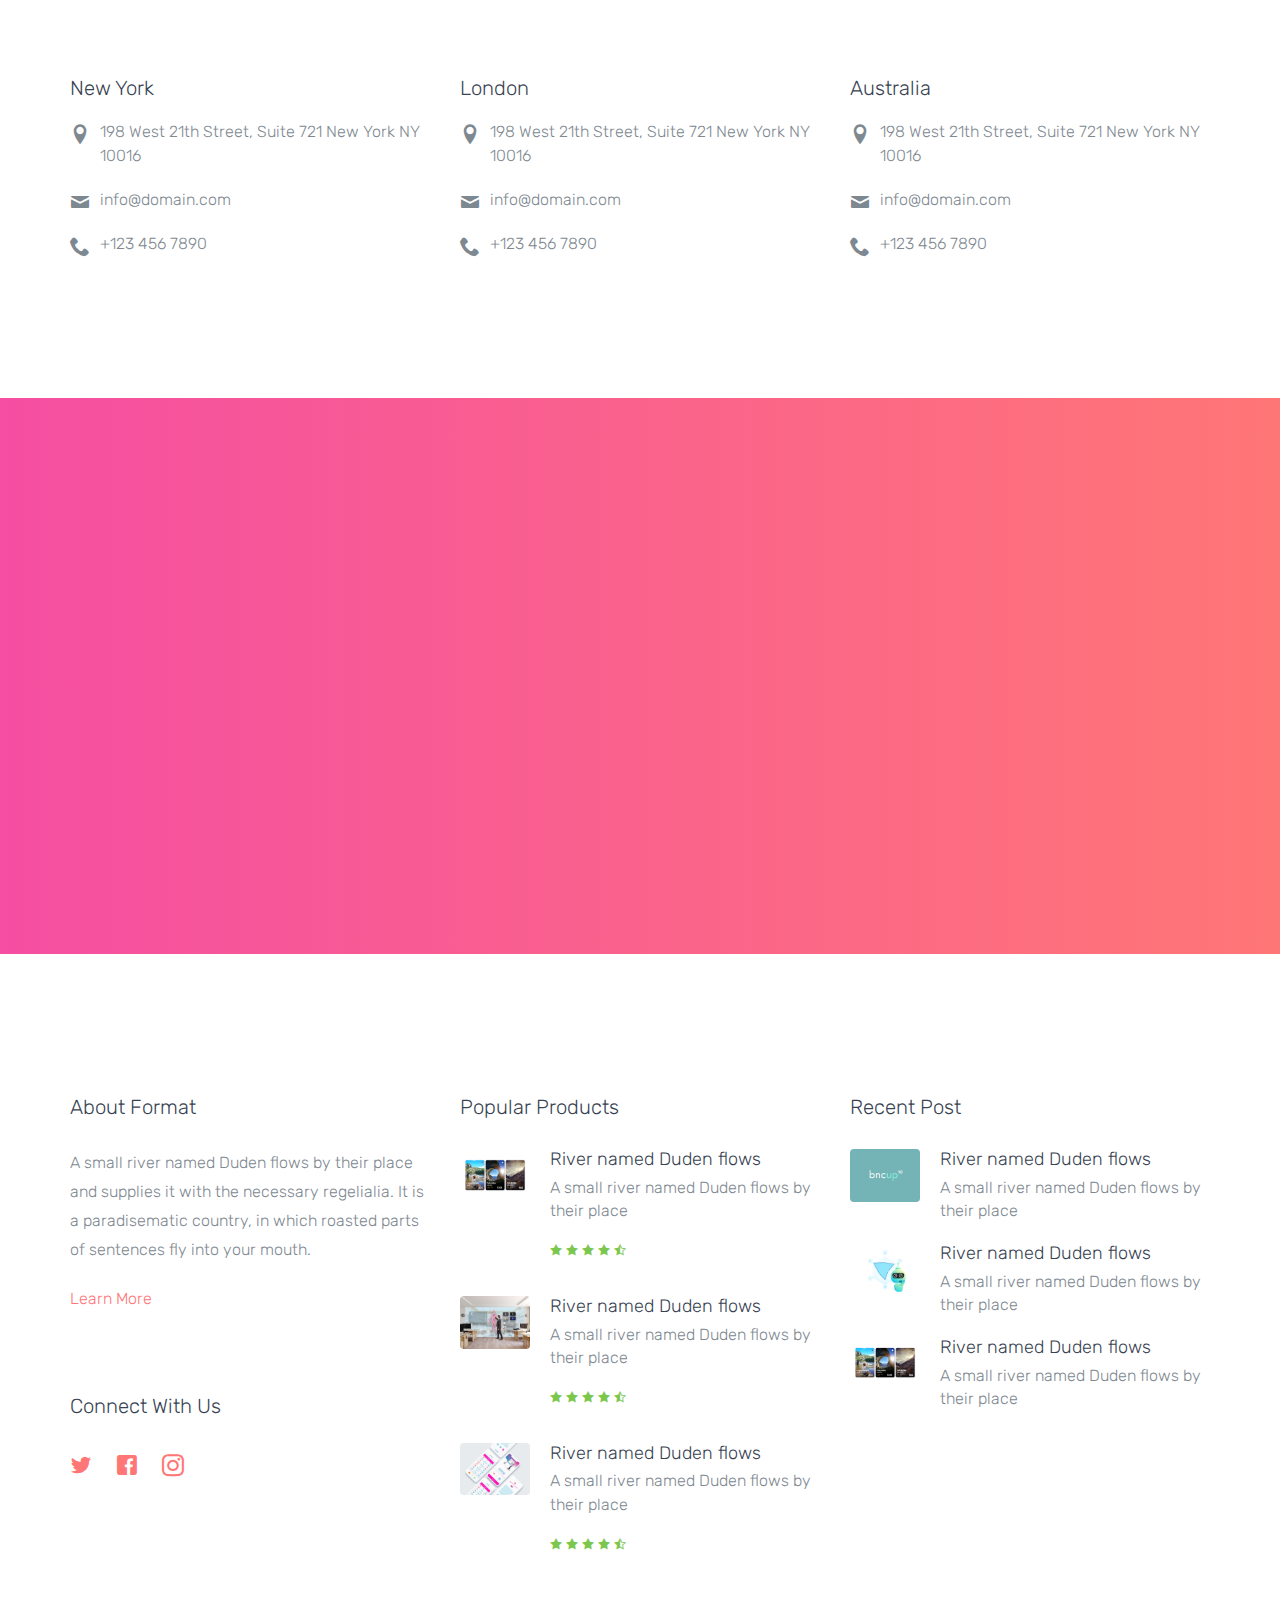
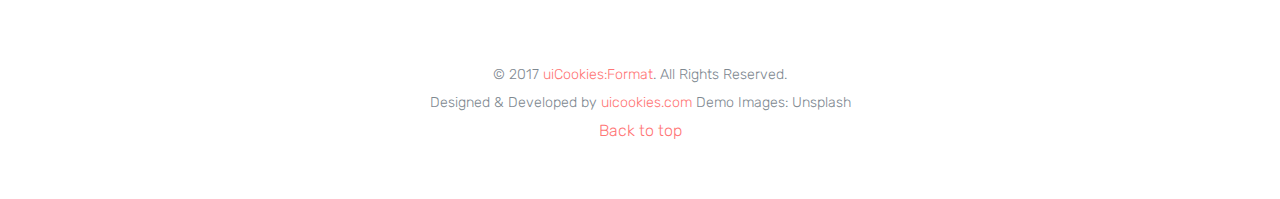
<file: contact.html>
<!DOCTYPE html>
<html lang="en">
  <head>
    <meta charset="utf-8">
    <meta name="viewport" content="width=device-width, initial-scale=1">
    <title>uiCookies:Format &mdash; Free Bootstrap Theme, Free Responsive Bootstrap Website Template</title>
    <meta name="description" content="Free Bootstrap Theme by uicookies.com">
    <meta name="keywords" content="free website templates, free bootstrap themes, free template, free bootstrap, free website template">
    
    <link href="https://fonts.googleapis.com/css?family=Rubik:300,400,500" rel="stylesheet"> 
    <link rel="stylesheet" href="css/styles-merged.css">
    <link rel="stylesheet" href="css/style.min.css">
    <link rel="stylesheet" href="css/custom.css">

    <!--[if lt IE 9]>
      <script src="js/vendor/html5shiv.min.js"></script>
      <script src="js/vendor/respond.min.js"></script>
    <![endif]-->
  </head>
  <body>

  <!-- START: header -->
  <header role="banner" class="probootstrap-header">  
    <div class="container-fluid">
        <a href="index.html" class="probootstrap-logo">Format<span>.</span></a>
        
        <a href="#" class="probootstrap-burger-menu visible-xs" ><i>Menu</i></a>
        <div class="mobile-menu-overlay"></div>

        <nav role="navigation" class="probootstrap-nav hidden-xs">
          <ul class="probootstrap-main-nav">
            <li><a href="index.html">Home</a></li>
            <li><a href="portfolio.html">Portfolio</a></li>
            <li><a href="products.html">Product</a></li>
            <li><a href="about.html">About</a></li>
            <li class="active"><a href="contact.html">Contact</a></li>
          </ul>
          <div class="extra-text visible-xs">
            <a href="#" class="probootstrap-burger-menu"><i>Menu</i></a>
            <h5>Social</h5>
            <ul class="social-buttons">
              <li><a href="#"><i class="icon-twitter"></i></a></li>
              <li><a href="#"><i class="icon-facebook"></i></a></li>
              <li><a href="#"><i class="icon-instagram2"></i></a></li>
            </ul>
            <p><small>&copy; Copyright 2017 uiCookies:Format. All Rights Reserved.</small></p>
          </div>
        </nav>
    </div>
  </header>
  <!-- END: header -->
  
  <!-- START: section -->
  <section class="probootstrap-intro" style="background-image: url(img/hero_bg_2.jpg);" data-stellar-background-ratio="0.5">
    <div class="container-fluid">
      <div class="row">
        <div class="col-md-7 probootstrap-intro-text">
          <h1 class="probootstrap-animate">Contact</h1>
          <div class="probootstrap-subtitle probootstrap-animate">
            <h2>A free html website template for creative agency like you! brought to you by <a href="https://uicookies.com/" target="_blank">uicookies.com</a></h2>
          </div>
          <p class="watch-intro probootstrap-animate"><a href="https://vimeo.com/45830194" class="popup-vimeo">Watch the video <i class="icon-play2"></i></a></p>
        </div>
      </div>
    </div>
    <a class="probootstrap-scroll-down js-next" href="#next-section">Scroll down <i class="icon-chevron-down"></i></a>
  </section>
  <!-- END: section -->
  
  <section id="next-section" class="probootstrap-section">
    <div class="container">
      
      <div class="row mb60">
        <div class="col-md-8 col-md-offset-2 probootstrap-animate">
          <form action="#" method="post" class="probootstrap-form">
            <div class="form-group">
              <label for="name">Full Name</label>
              <input type="text" class="form-control" id="name" name="name">
            </div>
            <div class="form-group">
              <label for="email">Email</label>
              <input type="email" class="form-control" id="email" name="email">
            </div>
            <div class="form-group">
              <label for="subject">Subject</label>
              <input type="text" class="form-control" id="subject" name="subject">
            </div>
            <div class="form-group">
              <label for="message">Message</label>
              <textarea cols="30" rows="10" class="form-control" id="message" name="message"></textarea>
            </div>
            <div class="form-group">
              <input type="submit" class="btn btn-primary" id="submit" name="submit" value="Send Message">
            </div>
          </form>
        </div>
       
      </div>

      <div class="row">
        <div class="col-md-4">
          <h3>New York</h3>
          <ul class="probootstrap-contact-info">
            <li><i class="icon-location2"></i> <span>198 West 21th Street, Suite 721 New York NY 10016</span></li>
            <li><i class="icon-mail"></i><span>info@domain.com</span></li>
            <li><i class="icon-phone2"></i><span>+123 456 7890</span></li>
          </ul>
        </div>
        <div class="col-md-4">
          <h3>London</h3>
          <ul class="probootstrap-contact-info">
            <li><i class="icon-location2"></i> <span>198 West 21th Street, Suite 721 New York NY 10016</span></li>
            <li><i class="icon-mail"></i><span>info@domain.com</span></li>
            <li><i class="icon-phone2"></i><span>+123 456 7890</span></li>
          </ul>
        </div>
        <div class="col-md-4">
          <h3>Australia</h3>
          <ul class="probootstrap-contact-info">
            <li><i class="icon-location2"></i> <span>198 West 21th Street, Suite 721 New York NY 10016</span></li>
            <li><i class="icon-mail"></i><span>info@domain.com</span></li>
            <li><i class="icon-phone2"></i><span>+123 456 7890</span></li>
          </ul>
        </div>
      </div>
    </div>
  </section>

  

  <!-- START: section -->
  <section class="probootstrap-section probootstrap-section-colored">
    <div class="container">
      <div class="row text-center">
        <div class="col-lg-8 col-md-offset-2 mb30 section-heading probootstrap-animate">
          <h2>Let's Work Together</h2>
          <p class="lead">Far far away, behind the word mountains, far from the countries Vokalia and Consonantia, there live the blind texts. Separated they live in Bookmarksgrove right at the coast of the Semantics, a large language ocean.</p>
        </div>
      </div>
      <div class="row">
        <div class="col-md-4 col-md-offset-4 probootstrap-animate">
          <p class="text-center">
            <a href="#" class="btn btn-ghost btn-ghost-white btn-lg btn-block" role="button">Contact Us</a>
          </p>
        </div>
      </div>
    </div>
  </section>
  <!-- END: section -->

  
  
  
  <!-- START: footer -->
  <footer role="contentinfo" class="probootstrap-footer">
    <div class="container">
      <div class="row">
        <div class="col-md-4">
          <div class="probootstrap-footer-widget">
            <h3>About Format</h3>
            <p>A small river named Duden flows by their place and supplies it with the necessary regelialia. It is a paradisematic country, in which roasted parts of sentences fly into your mouth.</p>
            <p><a href="#" class="link-with-icon">Learn More <i class=" icon-chevron-right"></i></a></p>
          </div>
          <div class="probootstrap-footer-widget">
            <h3>Connect With Us</h3>
            <ul class="probootstrap-footer-social">
              <li><a href=""><i class="icon-twitter"></i></a></li>
              <li><a href=""><i class="icon-facebook"></i></a></li>
              <li><a href=""><i class="icon-instagram2"></i></a></li>
            </ul>
          </div>
        </div>
        <div class="col-md-4">
          <div class="probootstrap-footer-widget">
            <h3>Popular Products</h3>
            <ul class="probootstrap-product-list">
              <li class="mb20">
                <a href="#">
                  <figure><img src="img/img_3.jpg" alt="Free Bootstrap Template by uicookies.com" class="img-responsive"></figure>
                  <div class="text">
                    <h4>River named Duden flows</h4>
                    <p>A small river named Duden flows by their place</p>
                    <p class="secondary-color rate"><i class="icon-star-full"></i><i class="icon-star-full"></i><i class="icon-star-full"></i><i class="icon-star-full"></i><i class="icon-star-half"></i></p>
                  </div>
                </a>
              </li>
              <li class="mb20">
                <a href="#">
                  <figure><img src="img/img_4.jpg" alt="Free Bootstrap Template by uicookies.com" class="img-responsive"></figure>
                  <div class="text">
                    <h4>River named Duden flows</h4>
                    <p>A small river named Duden flows by their place</p>
                    <p class="secondary-color rate"><i class="icon-star-full"></i><i class="icon-star-full"></i><i class="icon-star-full"></i><i class="icon-star-full"></i><i class="icon-star-half"></i></p>
                  </div>
                </a>
              </li>
              <li class="mb20">
                <a href="#">
                  <figure><img src="img/img_5.jpg" alt="Free Bootstrap Template by uicookies.com" class="img-responsive"></figure>
                  <div class="text">
                    <h4>River named Duden flows</h4>
                    <p>A small river named Duden flows by their place</p>
                    <p class="secondary-color rate"><i class="icon-star-full"></i><i class="icon-star-full"></i><i class="icon-star-full"></i><i class="icon-star-full"></i><i class="icon-star-half"></i></p>
                  </div>
                </a>
              </li>
            </ul>
          </div>
        </div>
        <div class="col-md-4">
          <div class="probootstrap-footer-widget">
            <h3>Recent Post</h3>
            <ul class="probootstrap-blog-list">
              <li>
                <a href="#">
                  <figure><img src="img/img_1.jpg" alt="Free Bootstrap Template by uicookies.com" class="img-responsive"></figure>
                  <div class="text">
                    <h4>River named Duden flows</h4>
                    <p>A small river named Duden flows by their place</p>
                  </div>
                </a>
              </li>
              <li>
                <a href="#">
                  <figure><img src="img/img_2.jpg" alt="Free Bootstrap Template by uicookies.com" class="img-responsive"></figure>
                  <div class="text">
                    <h4>River named Duden flows</h4>
                    <p>A small river named Duden flows by their place</p>
                  </div>
                </a>
              </li>
              <li>
                <a href="#">
                  <figure><img src="img/img_3.jpg" alt="Free Bootstrap Template by uicookies.com" class="img-responsive"></figure>
                  <div class="text">
                    <h4>River named Duden flows</h4>
                    <p>A small river named Duden flows by their place</p>
                  </div>
                </a>
              </li>
            </ul>
          </div>
        </div>
      </div>
      <div class="row mt40">
        <div class="col-md-12 text-center">
          <p>
            <small>&copy; 2017 <a href="https://uicookies.com/" target="_blank">uiCookies:Format</a>. All Rights Reserved. <br> Designed &amp; Developed by <a href="https://uicookies.com/" target="_blank">uicookies.com</a> Demo Images: Unsplash</small><br>
            <a href="#" class="js-backtotop">Back to top</a>
          </p>
        </div>
      </div>
    </div>
  </footer>
  <!-- END: footer -->



  <script src="js/scripts.min.js"></script>
  <script src="js/main.min.js"></script>
  <script src="js/custom.js"></script>
  </body>
</html>
</file>
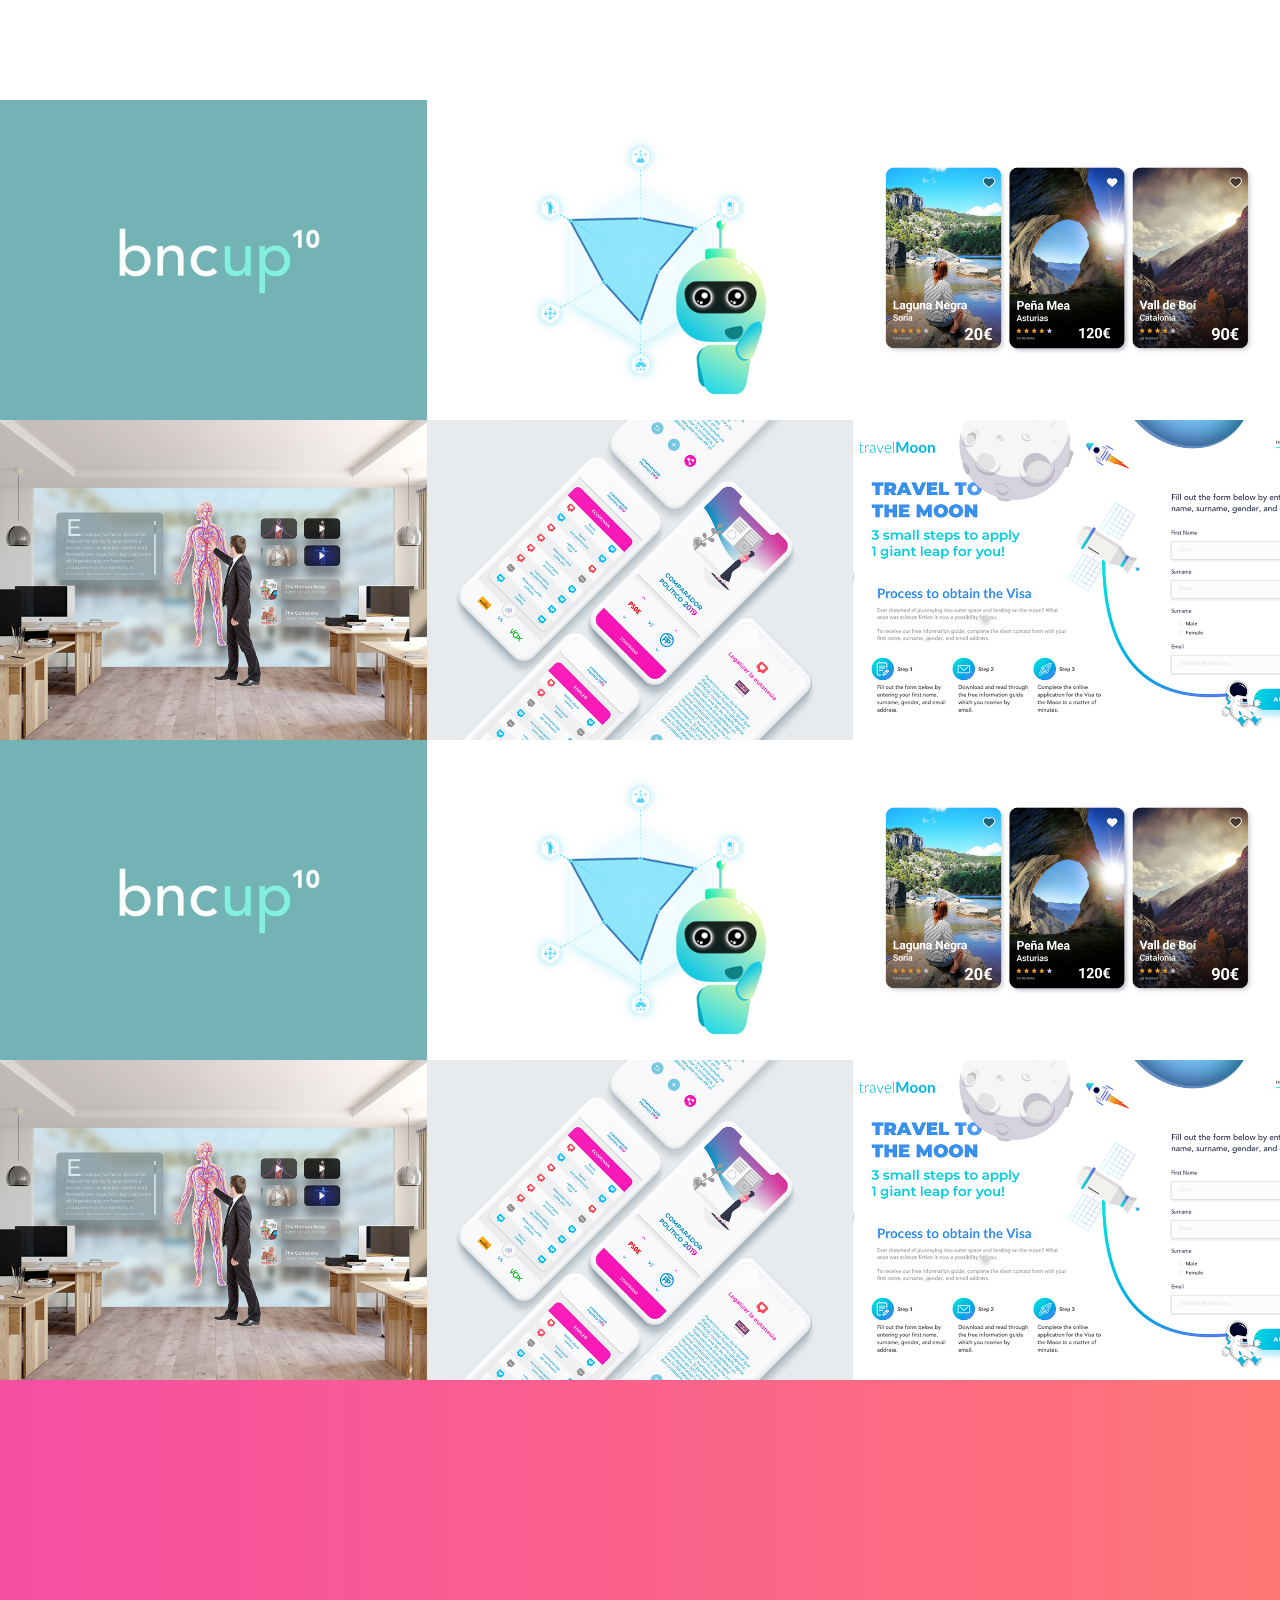
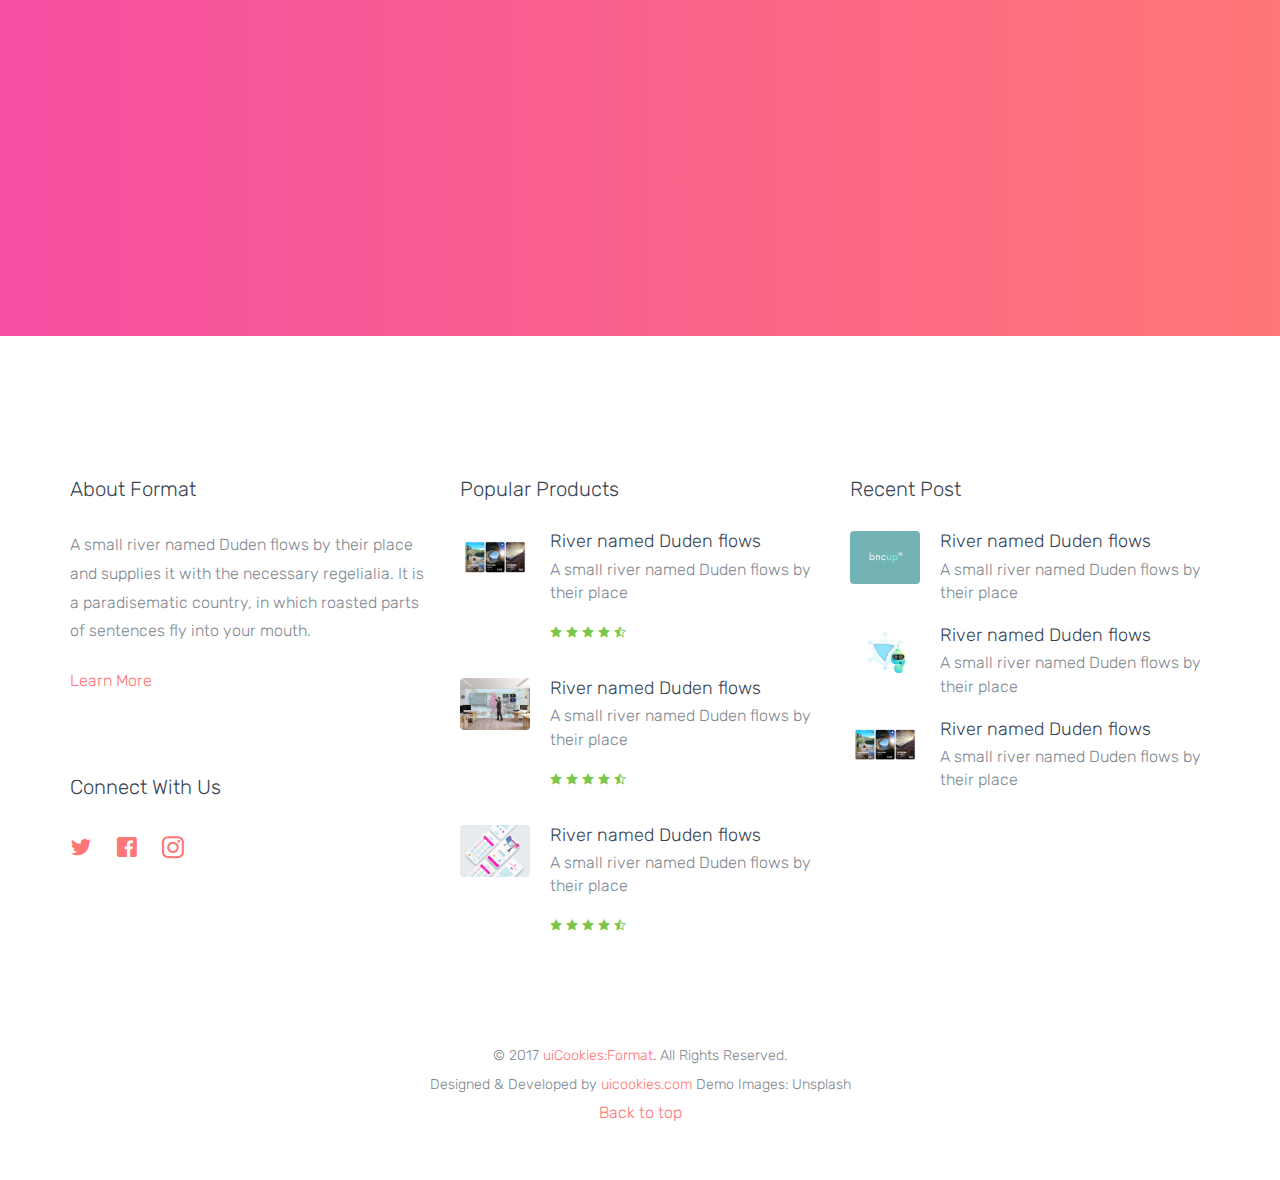
<file: portfolio.html>
<!DOCTYPE html>
<html lang="en">
  <head>
    <meta charset="utf-8">
    <meta name="viewport" content="width=device-width, initial-scale=1">
    <title>uiCookies:Format &mdash; Free Bootstrap Theme, Free Responsive Bootstrap Website Template</title>
    <meta name="description" content="Free Bootstrap Theme by uicookies.com">
    <meta name="keywords" content="free website templates, free bootstrap themes, free template, free bootstrap, free website template">
    
    <link href="https://fonts.googleapis.com/css?family=Rubik:300,400,500" rel="stylesheet"> 
    <link rel="stylesheet" href="css/styles-merged.css">
    <link rel="stylesheet" href="css/style.min.css">
    <link rel="stylesheet" href="css/custom.css">

    <!--[if lt IE 9]>
      <script src="js/vendor/html5shiv.min.js"></script>
      <script src="js/vendor/respond.min.js"></script>
    <![endif]-->
  </head>
  <body>

  <!-- START: header -->
  <header role="banner" class="probootstrap-header">
    <div class="container-fluid">
        <a href="index.html" class="probootstrap-logo">alextijero<span>.</span></a>        
        <a href="#" class="probootstrap-burger-menu visible-xs" ><i>Menu</i></a>
        <div class="mobile-menu-overlay"></div>

        <nav role="navigation" class="probootstrap-nav-portfolio hidden-xs">
          <ul class="probootstrap-main-nav">
            <li><a href="index.html">Home</a></li>
            <li class="active"><a href="portfolio.html">Portfolio</a></li>
            <li><a href="products.html">Product</a></li>
            <li><a href="about.html">About</a></li>
            <li><a href="contact.html">Contact</a></li>
          </ul>
          <div class="extra-text visible-xs">
            <a href="#" class="probootstrap-burger-menu"><i>Menu</i></a>
            <h5>Social</h5>
            <ul class="social-buttons">
              <li><a href="#"><i class="icon-twitter"></i></a></li>
              <li><a href="#"><i class="icon-facebook"></i></a></li>
              <li><a href="#"><i class="icon-instagram2"></i></a></li>
            </ul>
            <p><small>&copy; Copyright 2017 uiCookies:Format. All Rights Reserved.</small></p>
          </div>
        </nav>
    </div>
  </header>
  <!-- END: header -->

  <section id="portfolio" >
    <div class="container-fluid" style="padding-top: 100px">
      <div class="row probootstrap-gutter0 ">
        <div class="col-md-4 col-sm-6">
          <a href="portfolio-single.html" class="probootstrap-hover-overlay">
            <img src="img/img_1.jpg" alt="Free Bootstrap Template by uicookies.com" class="img-responsive">
            <div class="probootstrap-text-overlay">
              <h3>Beautiful Office</h3>
              <p>Website, Photography</p>
            </div>
          </a>
        </div>
        <div class="col-md-4 col-sm-6">
          <a href="portfolio-single.html" class="probootstrap-hover-overlay">
            <img src="img/img_2.jpg" alt="Free Bootstrap Template by uicookies.com" class="img-responsive">
            <div class="probootstrap-text-overlay">
              <h3>Drawning In The Blue Water</h3>
              <p>Website, Photography</p>
            </div>
          </a>
        </div>
        <div class="col-md-4 col-sm-6">
          <a href="portfolio-single.html" class="probootstrap-hover-overlay">
            <img src="img/img_3.jpg" alt="Free Bootstrap Template by uicookies.com" class="img-responsive">
            <div class="probootstrap-text-overlay">
              <h3>Prominent Building</h3>
              <p>Website, Photography</p>
            </div>
          </a>
        </div>
        <div class="col-md-4 col-sm-6">
          <a href="portfolio-single.html" class="probootstrap-hover-overlay">
            <img src="img/img_4.jpg" alt="Free Bootstrap Template by uicookies.com" class="img-responsive">
            <div class="probootstrap-text-overlay">
              <h3>Pink Lips</h3>
              <p>Website, Photography</p>
            </div>
          </a>
        </div>
        <div class="col-md-4 col-sm-6">
          <a href="portfolio-single.html" class="probootstrap-hover-overlay">
            <img src="img/img_5.jpg" alt="Free Bootstrap Template by uicookies.com" class="img-responsive">
            <div class="probootstrap-text-overlay">
              <h3>House With Orange Window</h3>
              <p>Website, Photography</p>
            </div>
          </a>
        </div>
        <div class="col-md-4 col-sm-6">
          <a href="portfolio-single.html" class="probootstrap-hover-overlay">
            <img src="img/img_6.jpg" alt="Free Bootstrap Template by uicookies.com" class="img-responsive">
            <div class="probootstrap-text-overlay">
              <h3>Explorer Guy In The East</h3>
              <p>Website, Photography</p>
            </div>
          </a>
        </div>

        <div class="col-md-4 col-sm-6">
          <a href="portfolio-single.html" class="probootstrap-hover-overlay">
            <img src="img/img_1.jpg" alt="Free Bootstrap Template by uicookies.com" class="img-responsive">
            <div class="probootstrap-text-overlay">
              <h3>Beautiful Office</h3>
              <p>Website, Photography</p>
            </div>
          </a>
        </div>
        <div class="col-md-4 col-sm-6">
          <a href="portfolio-single.html" class="probootstrap-hover-overlay">
            <img src="img/img_2.jpg" alt="Free Bootstrap Template by uicookies.com" class="img-responsive">
            <div class="probootstrap-text-overlay">
              <h3>Drawning In The Blue Water</h3>
              <p>Website, Photography</p>
            </div>
          </a>
        </div>
        <div class="col-md-4 col-sm-6">
          <a href="portfolio-single.html" class="probootstrap-hover-overlay">
            <img src="img/img_3.jpg" alt="Free Bootstrap Template by uicookies.com" class="img-responsive">
            <div class="probootstrap-text-overlay">
              <h3>Prominent Building</h3>
              <p>Website, Photography</p>
            </div>
          </a>
        </div>
        <div class="col-md-4 col-sm-6">
          <a href="portfolio-single.html" class="probootstrap-hover-overlay">
            <img src="img/img_4.jpg" alt="Free Bootstrap Template by uicookies.com" class="img-responsive">
            <div class="probootstrap-text-overlay">
              <h3>Pink Lips</h3>
              <p>Website, Photography</p>
            </div>
          </a>
        </div>
        <div class="col-md-4 col-sm-6">
          <a href="portfolio-single.html" class="probootstrap-hover-overlay">
            <img src="img/img_5.jpg" alt="Free Bootstrap Template by uicookies.com" class="img-responsive">
            <div class="probootstrap-text-overlay">
              <h3>House With Orange Window</h3>
              <p>Website, Photography</p>
            </div>
          </a>
        </div>
        <div class="col-md-4 col-sm-6">
          <a href="portfolio-single.html" class="probootstrap-hover-overlay">
            <img src="img/img_6.jpg" alt="Free Bootstrap Template by uicookies.com" class="img-responsive">
            <div class="probootstrap-text-overlay">
              <h3>Explorer Guy In The East</h3>
              <p>Website, Photography</p>
            </div>
          </a>
        </div>

      </div>
    </div>
  </section>

  

  <!-- START: section -->
  <section class="probootstrap-section probootstrap-section-colored">
    <div class="container">
      <div class="row text-center">
        <div class="col-lg-8 col-md-offset-2 mb30 section-heading probootstrap-animate">
          <h2>Let's Work Together</h2>
          <p class="lead">Far far away, behind the word mountains, far from the countries Vokalia and Consonantia, there live the blind texts. Separated they live in Bookmarksgrove right at the coast of the Semantics, a large language ocean.</p>
        </div>
      </div>
      <div class="row">
        <div class="col-md-4 col-md-offset-4 probootstrap-animate">
          <p class="text-center">
            <a href="#" class="btn btn-ghost btn-ghost-white btn-lg btn-block" role="button">Contact Us</a>
          </p>
        </div>
      </div>
    </div>
  </section>
  <!-- END: section -->

  
  
  
  <!-- START: footer -->
  <footer role="contentinfo" class="probootstrap-footer">
    <div class="container">
      <div class="row">
        <div class="col-md-4">
          <div class="probootstrap-footer-widget">
            <h3>About Format</h3>
            <p>A small river named Duden flows by their place and supplies it with the necessary regelialia. It is a paradisematic country, in which roasted parts of sentences fly into your mouth.</p>
            <p><a href="#" class="link-with-icon">Learn More <i class=" icon-chevron-right"></i></a></p>
          </div>
          <div class="probootstrap-footer-widget">
            <h3>Connect With Us</h3>
            <ul class="probootstrap-footer-social">
              <li><a href=""><i class="icon-twitter"></i></a></li>
              <li><a href=""><i class="icon-facebook"></i></a></li>
              <li><a href=""><i class="icon-instagram2"></i></a></li>
            </ul>
          </div>
        </div>
        <div class="col-md-4">
          <div class="probootstrap-footer-widget">
            <h3>Popular Products</h3>
            <ul class="probootstrap-product-list">
              <li class="mb20">
                <a href="#">
                  <figure><img src="img/img_3.jpg" alt="Free Bootstrap Template by uicookies.com" class="img-responsive"></figure>
                  <div class="text">
                    <h4>River named Duden flows</h4>
                    <p>A small river named Duden flows by their place</p>
                    <p class="secondary-color rate"><i class="icon-star-full"></i><i class="icon-star-full"></i><i class="icon-star-full"></i><i class="icon-star-full"></i><i class="icon-star-half"></i></p>
                  </div>
                </a>
              </li>
              <li class="mb20">
                <a href="#">
                  <figure><img src="img/img_4.jpg" alt="Free Bootstrap Template by uicookies.com" class="img-responsive"></figure>
                  <div class="text">
                    <h4>River named Duden flows</h4>
                    <p>A small river named Duden flows by their place</p>
                    <p class="secondary-color rate"><i class="icon-star-full"></i><i class="icon-star-full"></i><i class="icon-star-full"></i><i class="icon-star-full"></i><i class="icon-star-half"></i></p>
                  </div>
                </a>
              </li>
              <li class="mb20">
                <a href="#">
                  <figure><img src="img/img_5.jpg" alt="Free Bootstrap Template by uicookies.com" class="img-responsive"></figure>
                  <div class="text">
                    <h4>River named Duden flows</h4>
                    <p>A small river named Duden flows by their place</p>
                    <p class="secondary-color rate"><i class="icon-star-full"></i><i class="icon-star-full"></i><i class="icon-star-full"></i><i class="icon-star-full"></i><i class="icon-star-half"></i></p>
                  </div>
                </a>
              </li>
            </ul>
          </div>
        </div>
        <div class="col-md-4">
          <div class="probootstrap-footer-widget">
            <h3>Recent Post</h3>
            <ul class="probootstrap-blog-list">
              <li>
                <a href="#">
                  <figure><img src="img/img_1.jpg" alt="Free Bootstrap Template by uicookies.com" class="img-responsive"></figure>
                  <div class="text">
                    <h4>River named Duden flows</h4>
                    <p>A small river named Duden flows by their place</p>
                  </div>
                </a>
              </li>
              <li>
                <a href="#">
                  <figure><img src="img/img_2.jpg" alt="Free Bootstrap Template by uicookies.com" class="img-responsive"></figure>
                  <div class="text">
                    <h4>River named Duden flows</h4>
                    <p>A small river named Duden flows by their place</p>
                  </div>
                </a>
              </li>
              <li>
                <a href="#">
                  <figure><img src="img/img_3.jpg" alt="Free Bootstrap Template by uicookies.com" class="img-responsive"></figure>
                  <div class="text">
                    <h4>River named Duden flows</h4>
                    <p>A small river named Duden flows by their place</p>
                  </div>
                </a>
              </li>
            </ul>
          </div>
        </div>
      </div>
      <div class="row mt40">
        <div class="col-md-12 text-center">
          <p>
            <small>&copy; 2017 <a href="https://uicookies.com/" target="_blank">uiCookies:Format</a>. All Rights Reserved. <br> Designed &amp; Developed by <a href="https://uicookies.com/" target="_blank">uicookies.com</a> Demo Images: Unsplash</small><br>
            <a href="#" class="js-backtotop">Back to top</a>
          </p>
        </div>
      </div>
    </div>
  </footer>
  <!-- END: footer -->

  <script src="js/scripts.min.js"></script>
  <script src="js/main.min.js"></script>
  <script src="js/custom.js"></script>

  </body>
</html>
</file>
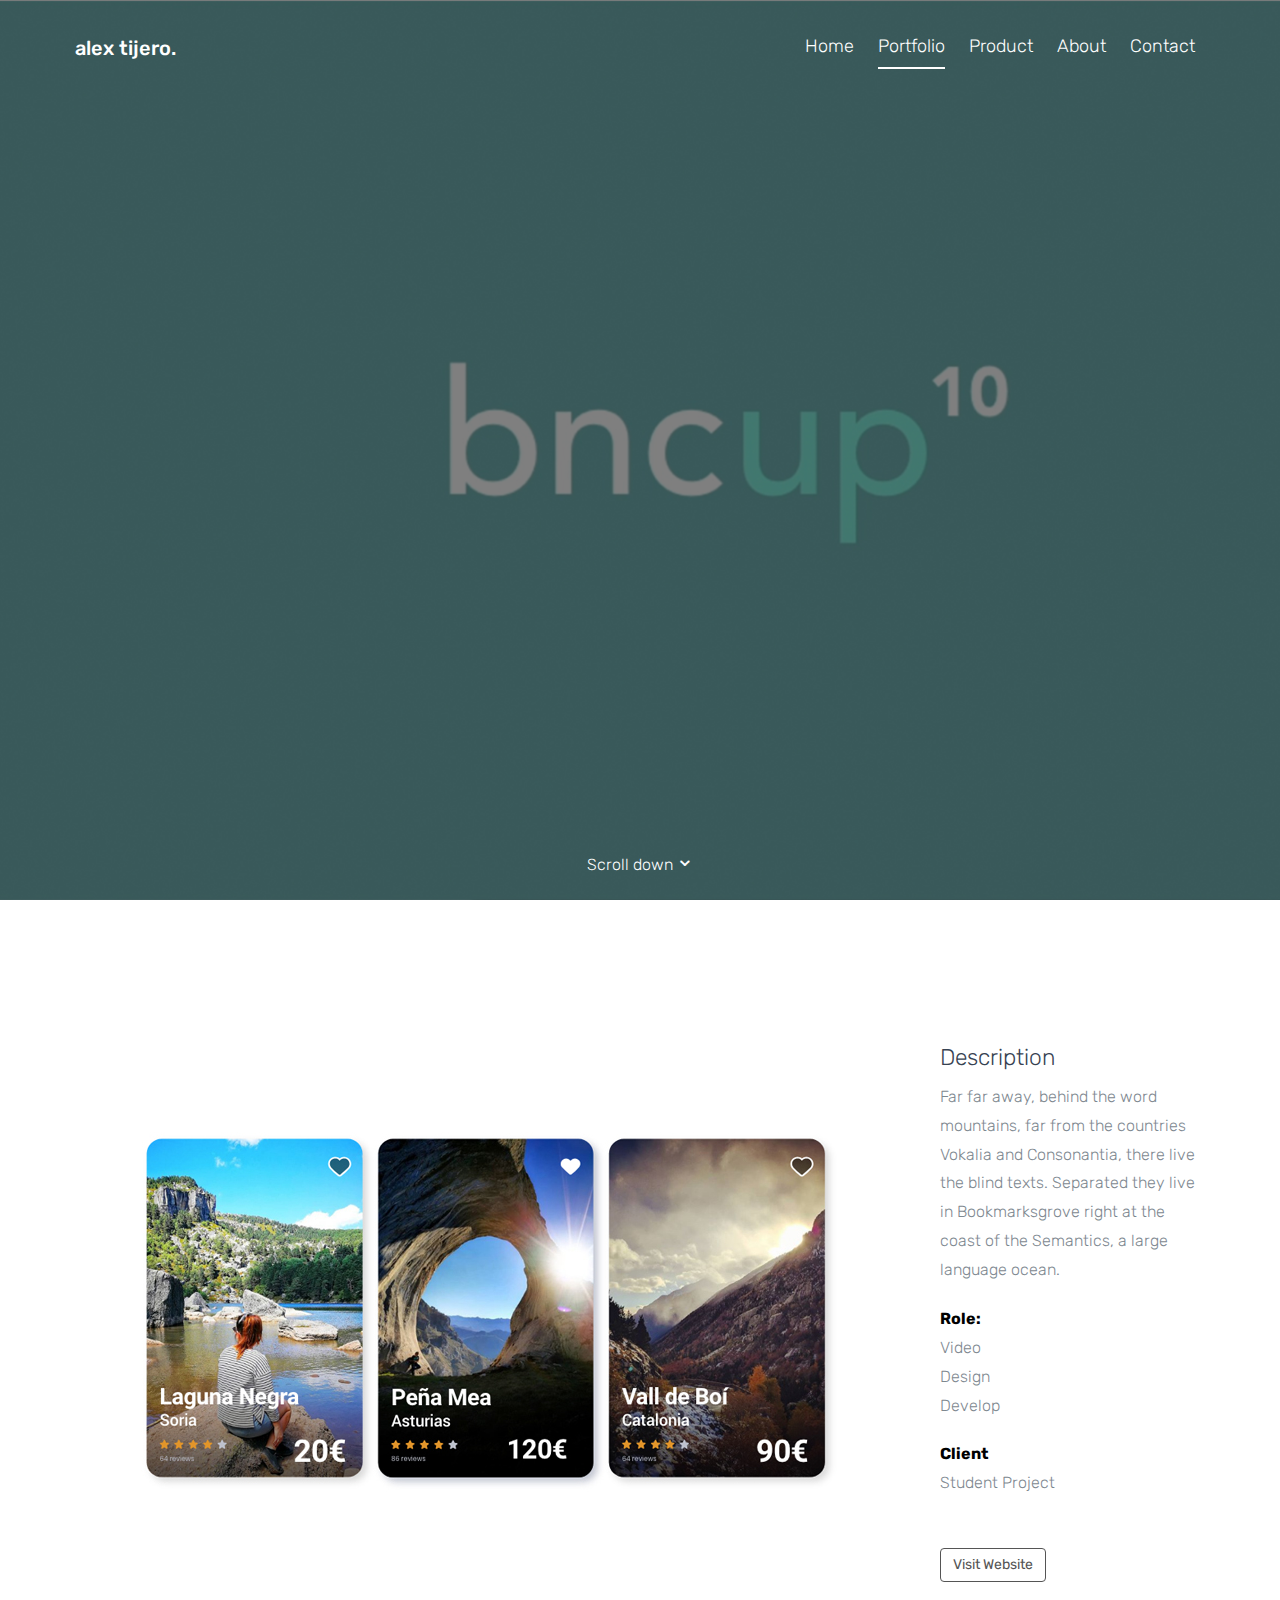
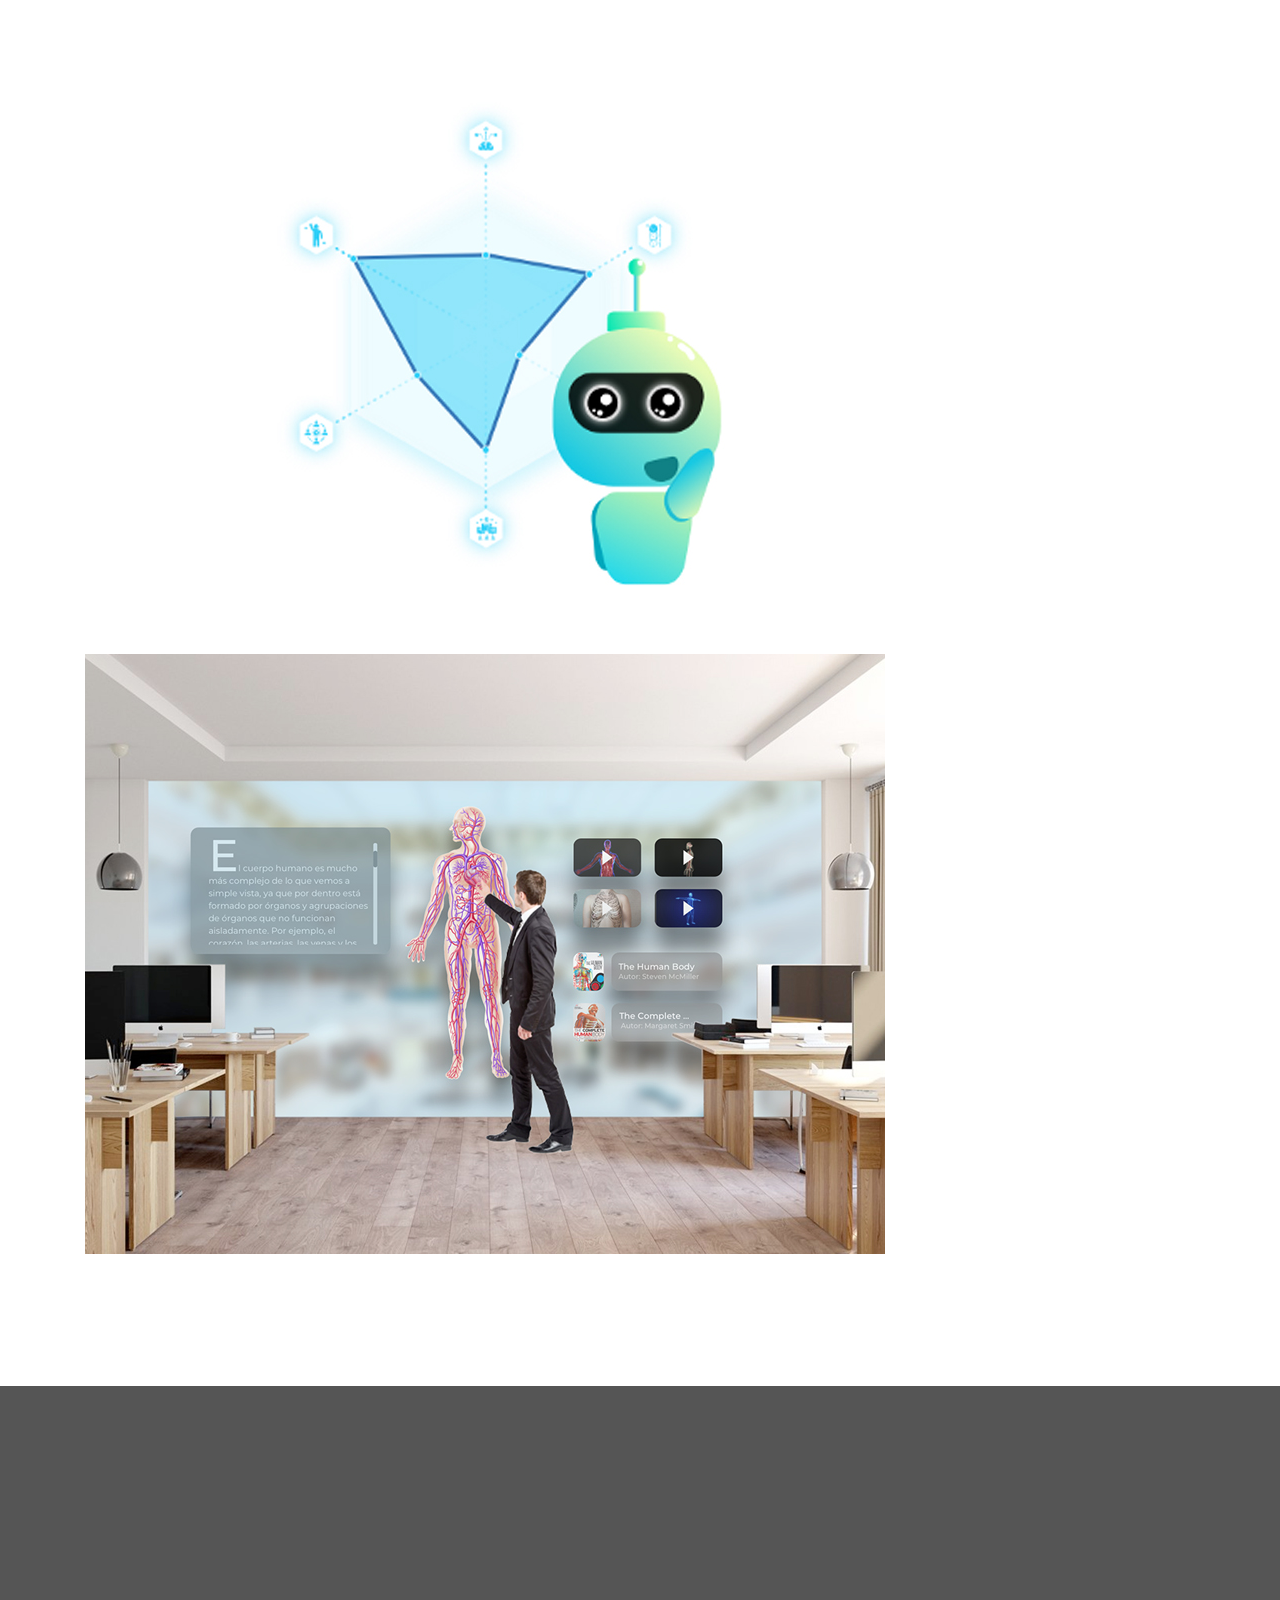
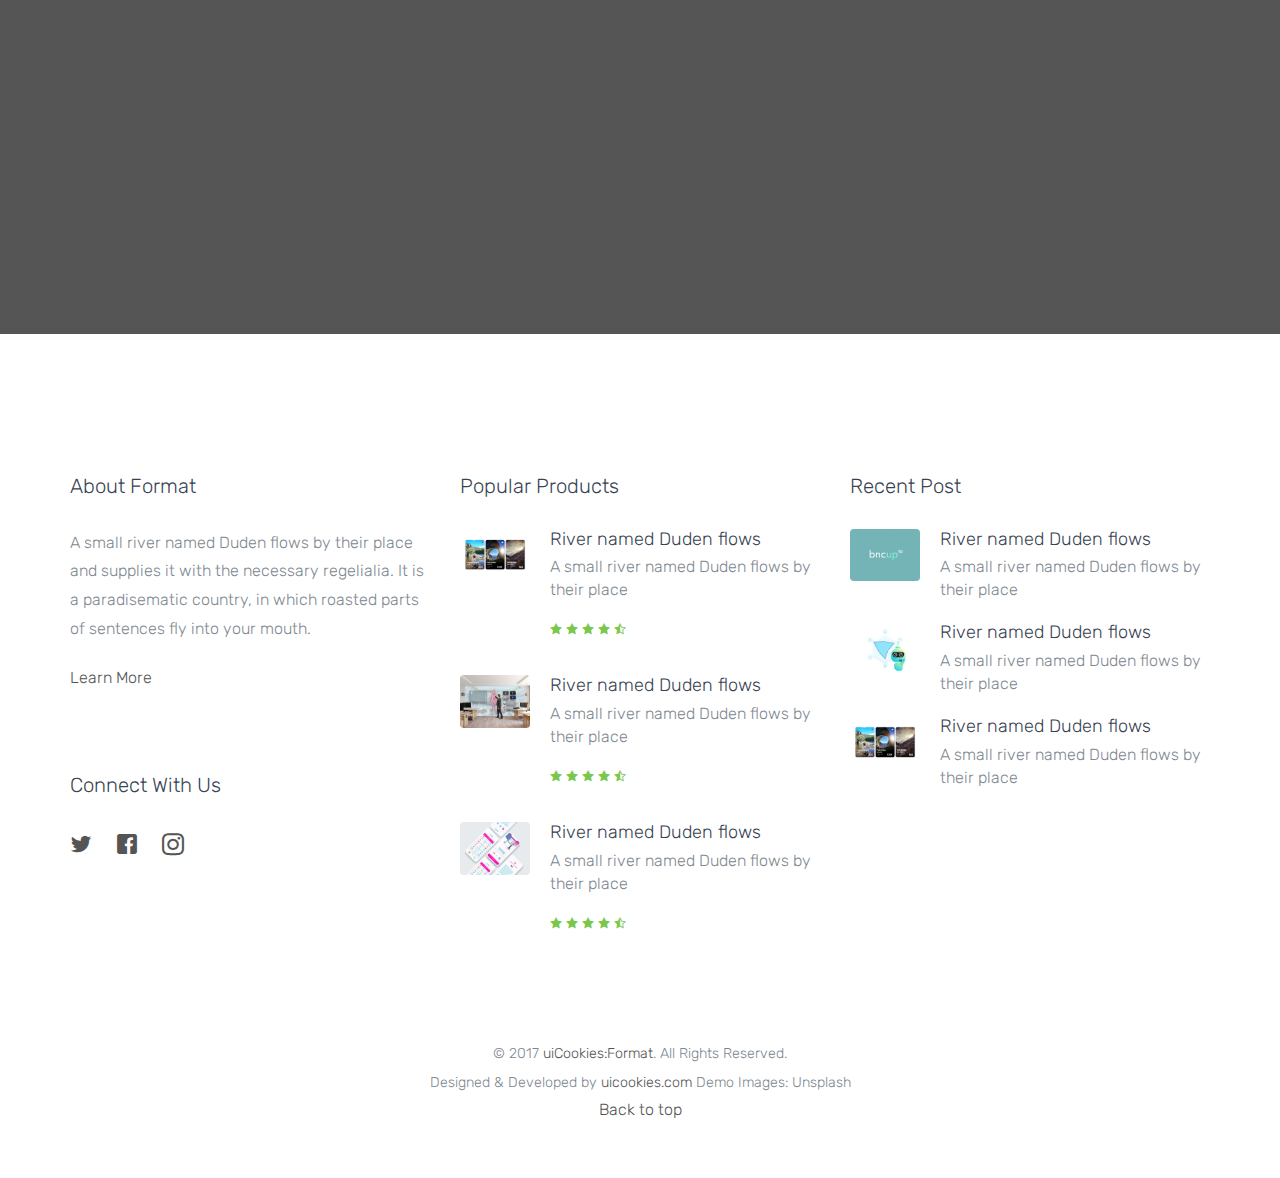
<file: portfolio_bncup10.html>
<!DOCTYPE html>
<html lang="en">
  <head>
    <meta charset="utf-8">
    <meta name="viewport" content="width=device-width, initial-scale=1">
    <title>alextijero</title>
    <meta name="description" content="alextijero portfolio">
    <meta name="keywords" content="alextijero alex tijero portfolio ux ui designer">
    
    <link href="https://fonts.googleapis.com/css?family=Rubik:300,400,500" rel="stylesheet"> 
    <link rel="stylesheet" href="css/styles-merged.css">
    <link rel="stylesheet" href="css/style.css">
    <link rel="stylesheet" href="css/custom.css">

    <!--[if lt IE 9]>
      <script src="js/vendor/html5shiv.min.js"></script>
      <script src="js/vendor/respond.min.js"></script>
    <![endif]-->
  </head>
  <body>

  <!-- START: header -->
  <header role="banner" class="probootstrap-header">
    <div class="container-fluid">
        <a href="index.html" class="probootstrap-logo">alex tijero<span>.</span></a>
        
        <a href="#" class="probootstrap-burger-menu visible-xs" ><i>Menu</i></a>
        <div class="mobile-menu-overlay"></div>

        <nav role="navigation" class="probootstrap-nav hidden-xs">
          <ul class="probootstrap-main-nav">
            <li><a href="index.html">Home</a></li>
            <li class="active"><a href="portfolio.html">Portfolio</a></li>
            <li><a href="products.html">Product</a></li>
            <li><a href="about.html">About</a></li>
            <li><a href="contact.html">Contact</a></li>
          </ul>
          <div class="extra-text visible-xs">
            <a href="#" class="probootstrap-burger-menu"><i>Menu</i></a>
            <h5>Social</h5>
            <ul class="social-buttons">
              <li><a href="#"><i class="icon-twitter"></i></a></li>
              <li><a href="#"><i class="icon-facebook"></i></a></li>
              <li><a href="#"><i class="icon-instagram2"></i></a></li>
            </ul>
            <p><small>&copy;</small></p>
          </div>
        </nav>
    </div>
  </header>
  <!-- END: header -->
  
  <!-- START: section -->
  <section class="probootstrap-intro" style="background-image: url(img/hero_bg_bncup10.jpg);" data-stellar-background-ratio="0.5">
    <div class="container-fluid">
      
    </div>
    <a class="probootstrap-scroll-down js-next" href="#next-section">Scroll down <i class="icon-chevron-down"></i></a>
  </section>
  <!-- END: section -->
  

  <section id="next-section" class="probootstrap-section">
    <div class="container">
      <div class="col-md-3 col-md-push-9">
        <h2>Description</h2>
        <p>Far far away, behind the word mountains, far from the countries Vokalia and Consonantia, there live the blind texts. Separated they live in Bookmarksgrove right at the coast of the Semantics, a large language ocean.</p>
        <p class="mb20">
          <strong class="probootstrap-black-color">Role:</strong> <br>
          Video <br>
          Design <br>
          Develop <br>
        </p>
        <p class="mb50">
          <strong class="probootstrap-black-color">Client</strong> <br>
          Student Project
        </p>

        <p>
          <a href="#" role="button" class="btn btn-primary">Visit Website</a>
        </p>
      </div>
      <div class="col-md-9 col-md-pull-3">
        <p><a href="img/img_3.jpg" class="image-popup"><img src="img/img_3.jpg" alt="Free Bootstrap Template by uicookies.com" class="img-responsive"></a></p>
        <p><a href="img/img_2.jpg" class="image-popup"><img src="img/img_2.jpg" alt="Free Bootstrap Template by uicookies.com" class="img-responsive"></a></p>
        <p><a href="img/img_4.jpg" class="image-popup"><img src="img/img_4.jpg" alt="Free Bootstrap Template by uicookies.com" class="img-responsive"></a></p>
      </div>
    </div>
  </section>

  

  <!-- START: section -->
  <section class="probootstrap-section probootstrap-section-colored">
    <div class="container">
      <div class="row text-center">
        <div class="col-lg-8 col-md-offset-2 mb30 section-heading probootstrap-animate">
          <h2>Let's Work Together</h2>
          <p class="lead">Far far away, behind the word mountains, far from the countries Vokalia and Consonantia, there live the blind texts. Separated they live in Bookmarksgrove right at the coast of the Semantics, a large language ocean.</p>
        </div>
      </div>
      <div class="row">
        <div class="col-md-4 col-md-offset-4 probootstrap-animate">
          <p class="text-center">
            <a href="#" class="btn btn-ghost btn-ghost-white btn-lg btn-block" role="button">Contact Us</a>
          </p>
        </div>
      </div>
    </div>
  </section>
  <!-- END: section -->

  
  
  
  <!-- START: footer -->
  <footer role="contentinfo" class="probootstrap-footer">
    <div class="container">
      <div class="row">
        <div class="col-md-4">
          <div class="probootstrap-footer-widget">
            <h3>About Format</h3>
            <p>A small river named Duden flows by their place and supplies it with the necessary regelialia. It is a paradisematic country, in which roasted parts of sentences fly into your mouth.</p>
            <p><a href="#" class="link-with-icon">Learn More <i class=" icon-chevron-right"></i></a></p>
          </div>
          <div class="probootstrap-footer-widget">
            <h3>Connect With Us</h3>
            <ul class="probootstrap-footer-social">
              <li><a href=""><i class="icon-twitter"></i></a></li>
              <li><a href=""><i class="icon-facebook"></i></a></li>
              <li><a href=""><i class="icon-instagram2"></i></a></li>
            </ul>
          </div>
        </div>
        <div class="col-md-4">
          <div class="probootstrap-footer-widget">
            <h3>Popular Products</h3>
            <ul class="probootstrap-product-list">
              <li class="mb20">
                <a href="#">
                  <figure><img src="img/img_3.jpg" alt="Free Bootstrap Template by uicookies.com" class="img-responsive"></figure>
                  <div class="text">
                    <h4>River named Duden flows</h4>
                    <p>A small river named Duden flows by their place</p>
                    <p class="secondary-color rate"><i class="icon-star-full"></i><i class="icon-star-full"></i><i class="icon-star-full"></i><i class="icon-star-full"></i><i class="icon-star-half"></i></p>
                  </div>
                </a>
              </li>
              <li class="mb20">
                <a href="#">
                  <figure><img src="img/img_4.jpg" alt="Free Bootstrap Template by uicookies.com" class="img-responsive"></figure>
                  <div class="text">
                    <h4>River named Duden flows</h4>
                    <p>A small river named Duden flows by their place</p>
                    <p class="secondary-color rate"><i class="icon-star-full"></i><i class="icon-star-full"></i><i class="icon-star-full"></i><i class="icon-star-full"></i><i class="icon-star-half"></i></p>
                  </div>
                </a>
              </li>
              <li class="mb20">
                <a href="#">
                  <figure><img src="img/img_5.jpg" alt="Free Bootstrap Template by uicookies.com" class="img-responsive"></figure>
                  <div class="text">
                    <h4>River named Duden flows</h4>
                    <p>A small river named Duden flows by their place</p>
                    <p class="secondary-color rate"><i class="icon-star-full"></i><i class="icon-star-full"></i><i class="icon-star-full"></i><i class="icon-star-full"></i><i class="icon-star-half"></i></p>
                  </div>
                </a>
              </li>
            </ul>
          </div>
        </div>
        <div class="col-md-4">
          <div class="probootstrap-footer-widget">
            <h3>Recent Post</h3>
            <ul class="probootstrap-blog-list">
              <li>
                <a href="#">
                  <figure><img src="img/img_1.jpg" alt="Free Bootstrap Template by uicookies.com" class="img-responsive"></figure>
                  <div class="text">
                    <h4>River named Duden flows</h4>
                    <p>A small river named Duden flows by their place</p>
                  </div>
                </a>
              </li>
              <li>
                <a href="#">
                  <figure><img src="img/img_2.jpg" alt="Free Bootstrap Template by uicookies.com" class="img-responsive"></figure>
                  <div class="text">
                    <h4>River named Duden flows</h4>
                    <p>A small river named Duden flows by their place</p>
                  </div>
                </a>
              </li>
              <li>
                <a href="#">
                  <figure><img src="img/img_3.jpg" alt="Free Bootstrap Template by uicookies.com" class="img-responsive"></figure>
                  <div class="text">
                    <h4>River named Duden flows</h4>
                    <p>A small river named Duden flows by their place</p>
                  </div>
                </a>
              </li>
            </ul>
          </div>
        </div>
      </div>
      <div class="row mt40">
        <div class="col-md-12 text-center">
          <p>
            <small>&copy; 2017 <a href="https://uicookies.com/" target="_blank">uiCookies:Format</a>. All Rights Reserved. <br> Designed &amp; Developed by <a href="https://uicookies.com/" target="_blank">uicookies.com</a> Demo Images: Unsplash</small><br>
            <a href="#" class="js-backtotop">Back to top</a>
          </p>
        </div>
      </div>
    </div>
  </footer>
  <!-- END: footer -->

  <script src="js/scripts.min.js"></script>
  <script src="js/main.min.js"></script>
  <script src="js/custom.js"></script>

  </body>
</html>
</file>
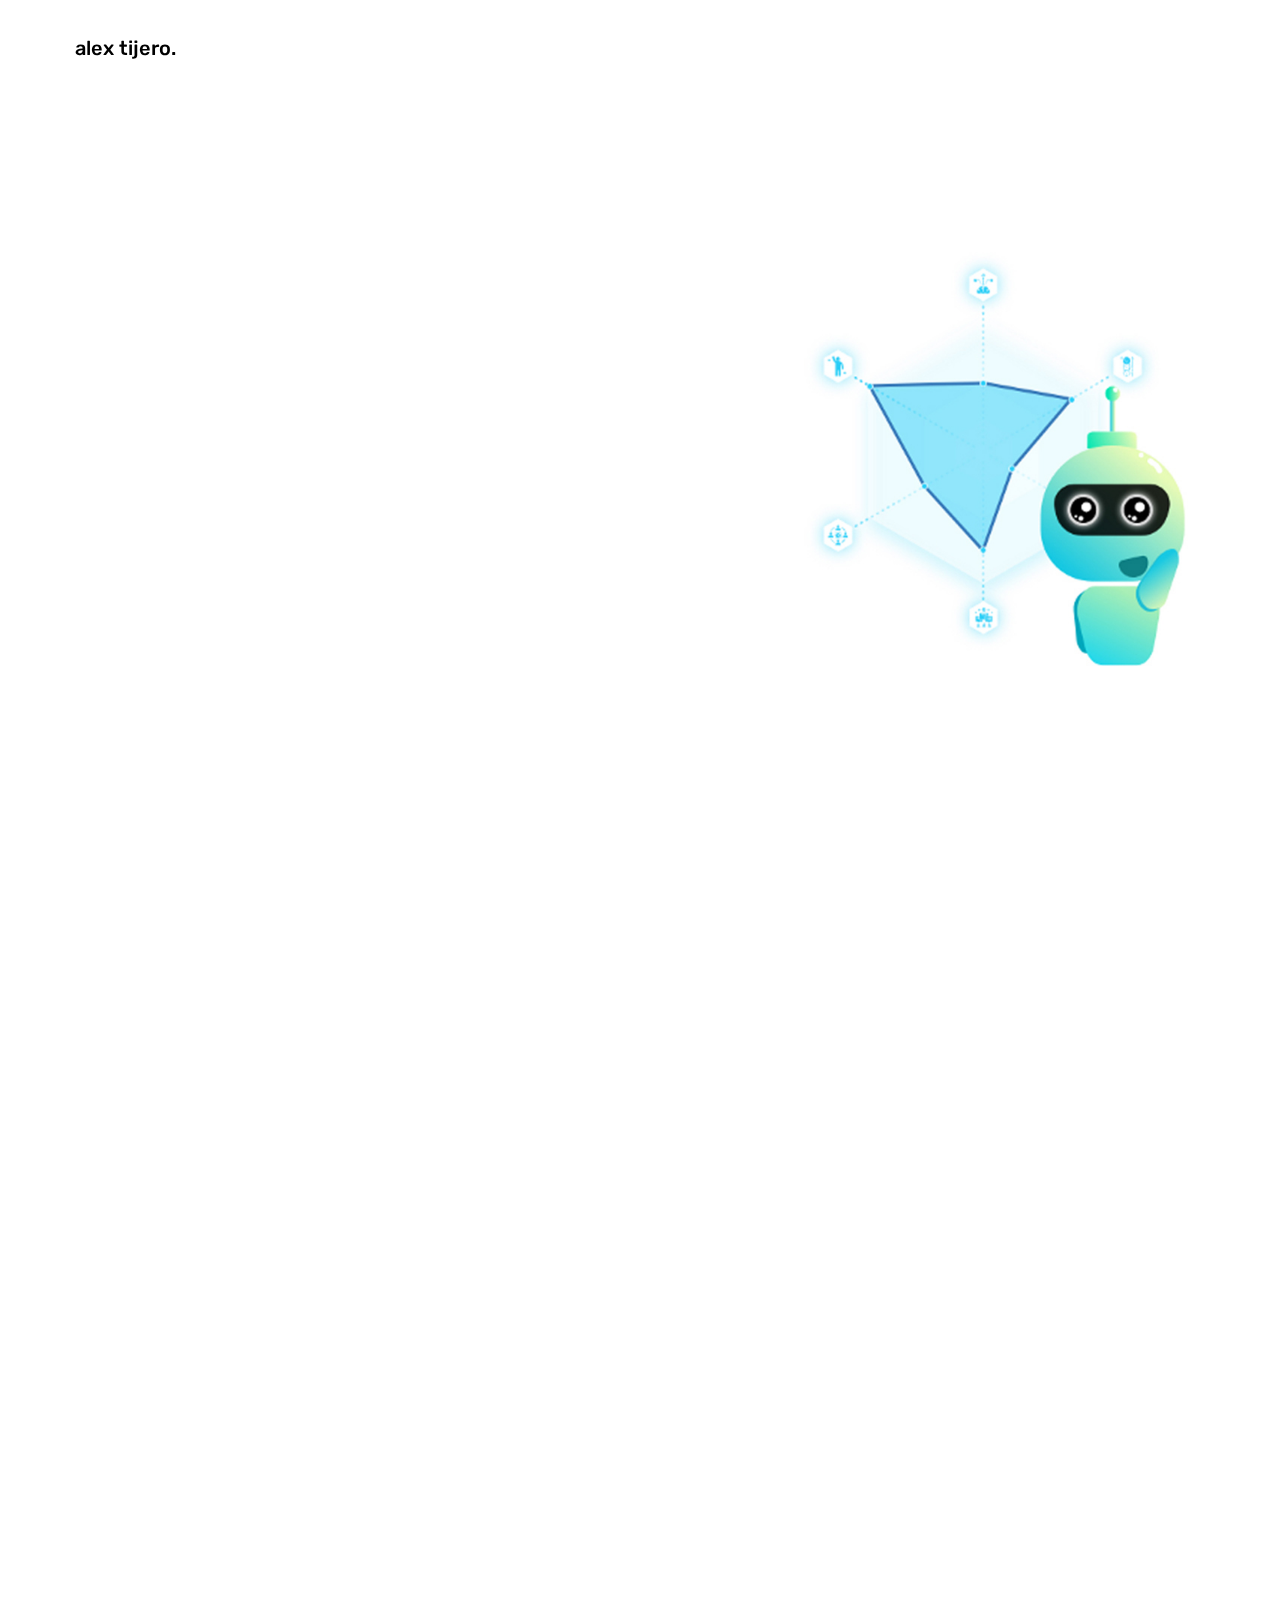
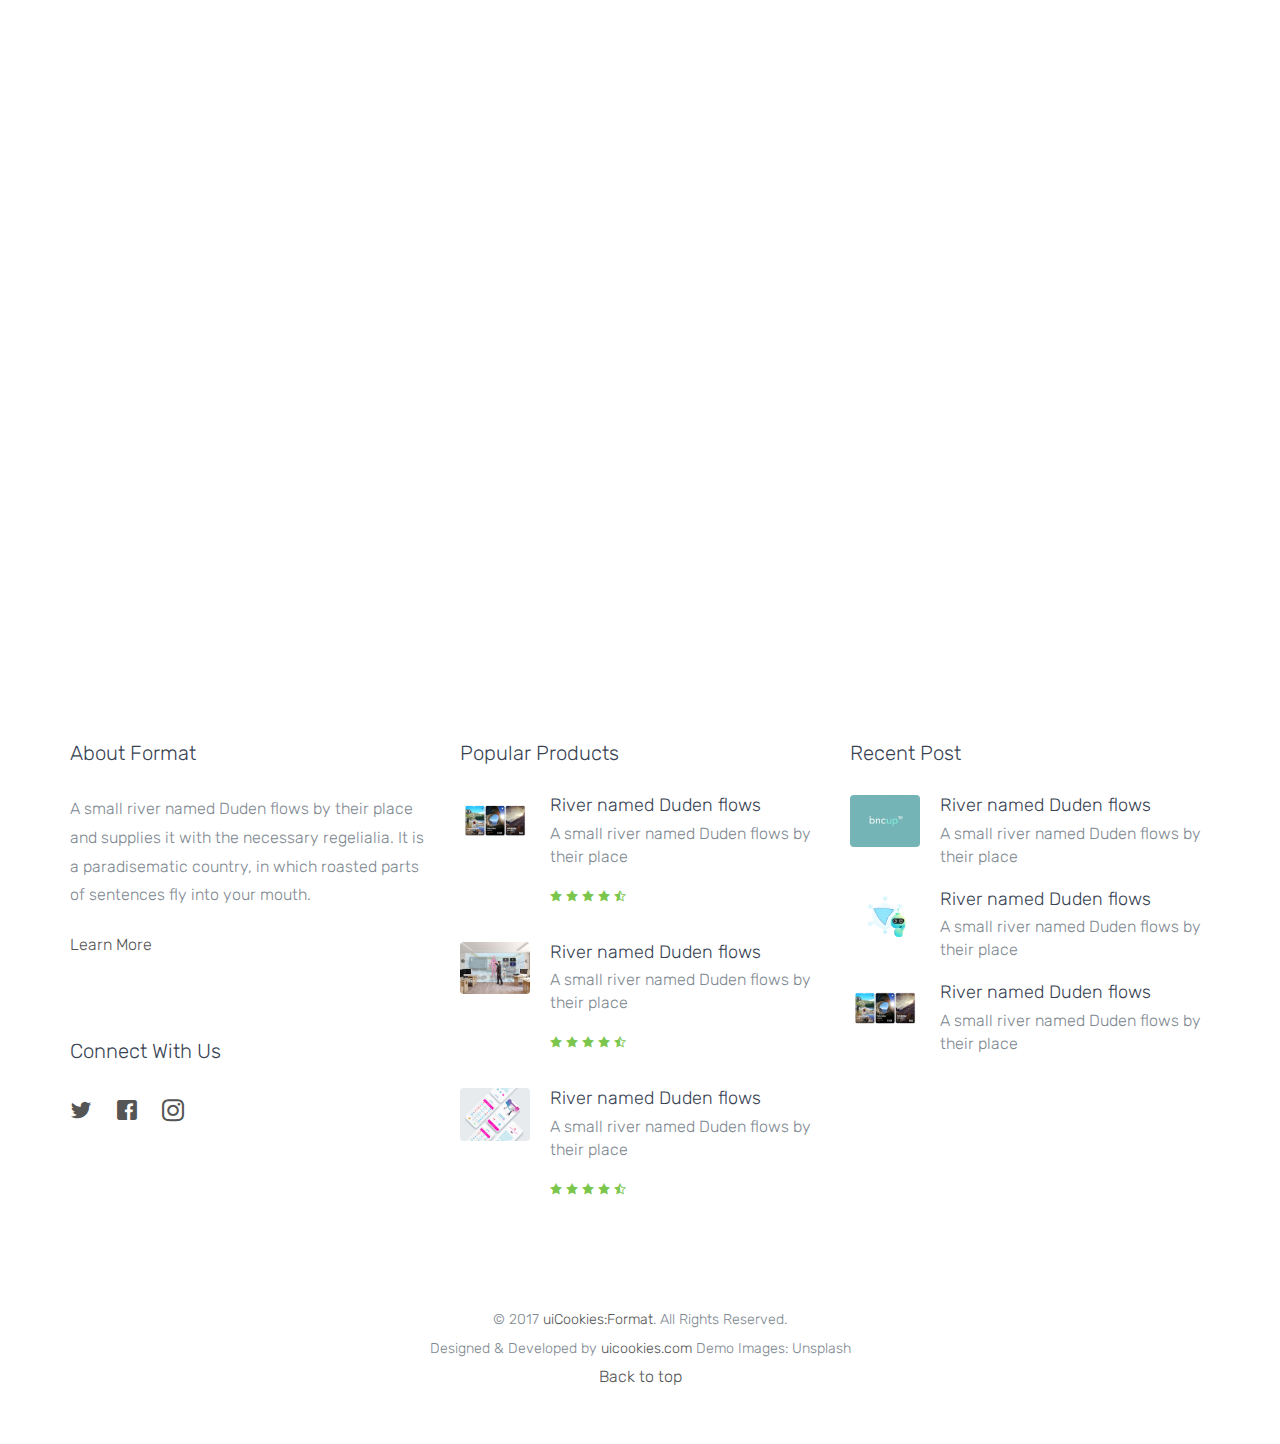
<file: portfolio_essential.html>
<!DOCTYPE html>
<html lang="en">
  <head>
    <meta charset="utf-8">
    <meta name="viewport" content="width=device-width, initial-scale=1">
    <title>alextijero</title>
    <meta name="description" content="alextijero portfolio">
    <meta name="keywords" content="alextijero alex tijero portfolio ux ui designer">
    <link href="https://fonts.googleapis.com/css?family=Rubik:300,400,500" rel="stylesheet"> 
    <link rel="stylesheet" href="css/styles-merged.css">
    <link rel="stylesheet" href="css/style.css">
    <link rel="stylesheet" href="css/custom.css">

    <!--[if lt IE 9]>
      <script src="js/vendor/html5shiv.min.js"></script>
      <script src="js/vendor/respond.min.js"></script>
    <![endif]-->
  </head>
  <body>

  <!-- START: header -->
  <header role="banner" class="probootstrap-header-portfolio">
    <div class="container-fluid">
        <a href="index.html" class="probootstrap-logo-portfolio">alex tijero<span>.</span></a>
        
        <a href="#" class="probootstrap-burger-menu-portfolio visible-xs" ><i>Menu</i></a>
        <div class="mobile-menu-overlay"></div>

        <nav role="navigation" class="probootstrap-nav hidden-xs">
          <ul class="probootstrap-main-nav-portfolio">
            <li><a href="index.html">Home</a></li>
            <li class="active"><a href="index.html#portfolio">Portfolio</a></li>
            <li><a href="products.html">Product</a></li>
            <li><a href="about.html">About</a></li>
            <li><a href="contact.html">Contact</a></li>
          </ul>
          <div class="extra-text visible-xs">
            <a href="#" class="probootstrap-burger-menu"><i>Menu</i></a>
            <h5>Social</h5>
            <ul class="social-buttons">
              <li><a href="#"><i class="icon-twitter"></i></a></li>
              <li><a href="#"><i class="icon-facebook"></i></a></li>
              <li><a href="#"><i class="icon-instagram2"></i></a></li>
            </ul>
            <p><small>&copy;</small></p>
          </div>
        </nav>
    </div>
  </header>
  <!-- END: header -->
  <!-- START: hero -->
  <section class="probootstrap-portfolio" style="background-image: url(img/hero_essential.jpg);" data-stellar-background-ratio="0.5">
    <div class="container-fluid">
      <div class="row">
        <div class="col-sm-6 col-md-8 col-lg-10 col-md-pull-3 probootstrap-intro-text">
          <h1 class="probootstrap-animate">"E·SSENTIAL APP"</h1>
          <div class="probootstrap-subtitle probootstrap-animate">
            <h2>Throught your data, E·SSENTIAL detects strengths, opportunities for improvement and develops personalized exercises to enhance your essential skills.</h2>
          <div class="probootstrap-animate mt30">
              <a class="btn btn-primary btn-lg js-next" href="#context" role="button">UX</a>
              <a class="btn btn-primary-solid btn-lg js-next" href="#context" role="button">UI</a>
          </div>
          </div>
        </div>    
      </div>
    </div>  
  </section>
  <!-- END: hero -->
  <!-- START: context -->
  <section id="context" class="main-wrapper">
    <div class="container ">
      <div class="col-md-2 col-md-push-10 probootstrap-animate mt30">
        <p class="mb20">
          <strong class="probootstrap-black-color">Role:</strong> <br>
          Research <br>
          UX/UI Design <br>
          Prototyping <br>
          Visual Design <br>
        </p>
        <p class="mb50">
          <strong class="probootstrap-black-color">Tools:</strong> <br>
          Pen & Paper
          Balsamiq
          Adobe xD
          Adobe Illustrator
          Adobe Photoshop
        </p>
      </div>
      <div class="col-md-10 col-md-pull-2 section-heading probootstrap-animate">
          <div class="row">
            <div class="col-sm-5">
                <p><a href="img/essential/essential_revolution.png" class="image-popup"><img src="img/essential/essential_revolution.png" alt="essential chatbot" class="img-responsive"></a></p>
            </div>
            <div class="col-sm-5">
              <h2>The Context</h2>
              <p>A new revolution knocks at the door of our society, the industry is undergoing its fourth metamorphosis and this time the robots and the data are the protagonists of this transformation.
                  The world as we know it is numbered days, the convergence of digital, physical and biological technologies will define the future of employment in our society.</p>
              <div class="probootstrap-animate">
                <a href="#problem" role="button" class="btn btn-primary-solid probootstrap-scroll-down js-next">The Problem</a>
              </div>
            </div>
          </div>
      </div>
    </div>
  </section>
  <!-- END: context -->
  <!-- START: problem -->
  <section id="problem" class="main-wrapper probootstrap-section probootstrap-section-colored">
    <div class="container">
      <div class="row text-center">
        <div class="col-lg-8 col-md-offset-2 mb30 section-heading probootstrap-animate">
          <img src="img/essential/essential_fired.png" alt="Robot firing human" class="sectionproblem">
          <h2>The Problem</h2>
          <p class="lead">Up to 800 million people (or 30% of the global workforce) will see their <b style="color:white">jobs at risk</b> and will have to look for a new job in the near future <b style="color:white">because of automation.</b></p>
        </div>
      </div>
      <div class="row">
        <div class="col-md-4 col-md-offset-4 probootstrap-animate">
          <div class="probootstrap-animate text-center">
            <a href="#context" class="btn btn-ghost btn-ghost-white probootstrap-scroll-down js-next" role="button">The Context</a>
            <a href="#research" class="btn btn-ghost btn-ghost-white-solid probootstrap-scroll-down js-next" role="button">The Research</a>
          </div>
        </div>
      </div>
    </div>
  </section>
  <!-- END: problem -->
  <!-- START: research -->
  <section id="research" class="main-wrapper probootstrap-section">
    <div class="container">
      <div class="row text-center">
        <div class="col-md-2"></div>
        <div class="col-lg-8  col-md-8 col-sm-4 mb30 section-heading probootstrap-animate">
          <img src="img/essential/essential_research.png" alt="Research" class="sectionimage">
          <h2>The Research</h2>
          <p class="lead">The fourth industrial revolution is a very widespread topic, so there are already numerous studies on this subject, the search method has been netnography, through this methodology I have been able to obtain reliable data with which to create the following Personas, Journeys and Insights.
          </p>
        </div>
        <div class="col-md-2"></div>
      </div>
      <div class="row">
        <div class="probootstrap-animate text-center">
            <a href="#problem" role="button" class="btn btn-primary-prev probootstrap-scroll-down js-next">The Problem</a>
            <a href="#persona" role="button" class="btn btn-primary-solid probootstrap-scroll-down js-next">Persona</a>
          </div>
      </div>
    </div>
  </section>
  <!-- END: research -->
  <!-- START: persona -->
  <section id="persona" class="main-wrapper probootstrap-section mt100">
    <div class="container">
      <div class="row text-center">
        <div class="col-lg-8 col-md-offset-2 mb30 section-heading probootstrap-animate">
          <img src="img/essential/essential_persona.png" alt="Persona" class="sectionimage">
          <h2>Persona</h2>
          <p class="lead">The most susceptible jobs to be replaced by a machine are those that involve <b>physical
              work</b> and those that occur in <b>predictable environments</b>, such as operating machinery or preparing
              fast food. We propose the two most susceptible scenarios to undergo the change with real employees.
          </p>
          <div class="col-md-6 col-md-push-6">  
              <div class="probootstrap-animate">
                <p><a href="img/essential/essential_persona01.png" class="image-popup"><img src="img/essential/essential_persona01.png" alt="essential persona" class="img-responsive"></a></p>
              </div>
            </div>
            <div class="col-md-6 col-md-pull-6">  
              <div class="probootstrap-animate">
                <p><a href="img/essential/essential_persona02.png" class="image-popup"><img src="img/essential/essential_persona02.png" alt="essential persona" class="img-responsive"></a></p>
              </div>
            </div>
        </div>
      </div>
      <div class="row">
        <div class="probootstrap-animate text-center mb50">
            <a href="#research" role="button" class="btn btn-primary-prev probootstrap-scroll-down js-next">The Research</a>
            <a href="#journey" role="button" class="btn btn-primary-solid probootstrap-scroll-down js-next">User Journey</a>
          </div>
      </div>
    </div>
  </section>
  <!-- END: persona -->
  <!-- START: journey -->
  <section id="journey" class="main-wrapper probootstrap-section">
      <div class="container">
        <div class="row text-center">
          <div class="col-lg-8 col-md-offset-2 mt500 section-heading probootstrap-animate">
            <img src="img/essential/essential_journey.png" alt="User Jouney" class="sectionimage">
            <h2>User Journey</h2>
            <p class="lead">Once in situation it would not be strange to take your hands to your head. We can think that these two profiles can see their jobs threatened, replaced by machines that will do the same tasks more efficiently. On the other hand, analogue machines that are not interconnected with computer systems will also be replaced, forcing the operators of said machines to recycle.
            </p>
            <div class="col-md-6 col-md-push-6">  
                <div class="probootstrap-animate">
                  <p><a href="img/essential/essential_journey01.png" class="image-popup"><img src="img/essential/essential_journey01.png" alt="essential persona" class="img-responsive"></a></p>
                </div>
              </div>
            <div class="col-md-6 col-md-pull-6">  
              <div class="probootstrap-animate">
                  <p><a href="img/essential/essential_journey02.png" class="image-popup"><img src="img/essential/essential_journey02.png" alt="essential persona" class="img-responsive"></a></p>
              </div>
            </div>
          </div>
        </div>
        <div class="row">
          <div class="probootstrap-animate text-center">
              <a href="#persona" role="button" class="btn btn-primary-prev probootstrap-scroll-down js-next">Persona</a>
              <a href="#quote" role="button" class="btn btn-primary-solid probootstrap-scroll-down js-next">Quote</a>
            </div>
        </div>
      </div>
    </section>
    <!-- END: journey -->
    <!-- START: quote -->
  <section id="quote" class="main-wrapper probootstrap-section">
    <div class="container">
      <div class="row text-center">
        <div class="col-lg-8 col-md-offset-2 section-heading probootstrap-animate">
          <div class="col-md-6 col-md-push-6">  
              <div class="probootstrap-animate">
                <img src="img/essential/essential_kasparov.png" alt="human vs Robot" class="sectionquote">
              </div>
            </div>
          <div class="col-md-6 col-md-pull-6">  
            <div class="probootstrap-animate">
              <p class="lead">"The machines are very good at giving answers but humans are good at asking questions"<br> <i>-Gari Kasparov-</i> 
              </p>
              <div class="probootstrap-animate mt50 text-center">
                  <a href="#journey" role="button" class="btn btn-primary-prev probootstrap-scroll-down js-next">User Journey</a>
                  <a href="#insights" role="button" class="btn btn-primary-solid probootstrap-scroll-down js-next">The Insights</a>
                </div>
            </div>
          </div>
        </div>
      </div>
    </section>
    <!-- END: quote -->
    <!-- START: insights -->
    <section id="insights" class="main-wrapper probootstrap-section">
      <div class="container">
        <div class="row text-center">
          <div class="col-lg-8 col-md-offset-2 mt500 section-heading probootstrap-animate">
            <img src="img/essential/essential_insight.png" alt="Insight" class="sectionimage">
            <h2>The Insights</h2>
            <p class="lead">Taking into account all this information, it is time to take note of the problems that our User Persons have encountered in their working days, and transform these setbacks into Insights with which to work to improve the user experience.
            </p>
            <div class="col-md-6 col-md-push-6">  
              <div class="probootstrap-animate">
                <p><a href="img/essential/essential_insight01.png" class="image-popup"><img src="img/essential/essential_insight01.png" alt="essential persona" class="img-responsive"></a></p>
              </div>
              </div>
            <div class="col-md-6 col-md-pull-6">  
              <div class="probootstrap-animate">
                  <p><a href="img/essential/essential_insight02.png" class="image-popup"><img src="img/essential/essential_insight02.png" alt="essential persona" class="img-responsive"></a></p>
              </div>
            </div>
          </div>
        </div>
        <div class="row">
          <div class="probootstrap-animate text-center">
              <a href="#quote" role="button" class="btn btn-primary-prev probootstrap-scroll-down js-next">Quote</a>
              <a href="#hmw" role="button" class="btn btn-primary-solid probootstrap-scroll-down js-next">HMW</a>
            </div>
        </div>
      </div>
    </section>
    <!-- END: insights -->
    <!-- START: hmw -->
    <section id="hmw" class="main-wrapper probootstrap-section">
        <div class="container">
          <div class="row text-center">
            <div class="col-md-8 col-md-offset-2 section-heading probootstrap-animate">
              <h2>How Might We..?</h2>
              <p class="lead">The two profiles are aware of the change that is coming over them, the uncertainty of whether they will be dispensed with in favor of an automated process causes them to experience a sense of uneasiness and uncertainty. On the one hand Andrea needs the work to pay for her studies, on the other hand, Antonio has a family to support and has never adapted very well to the changes. How could we help our potential profiles of people? How could we try to solve your problems ...?
              </p>
            </div>
            <div class="row">
                <div class="col-md-3 col-md-push-4 probootstrap-animate text-center">
                  <p><a href="img/essential/essential_hmw01.png" class="image-popup"><img src="img/essential/essential_hmw01.png" alt="essential persona" class="img-responsive"></a></p>    
                </div>
              </div>
            </div>
          <div class="row">
            <div class="probootstrap-animate text-center">
                <a href="#insights" role="button" class="btn btn-primary-prev probootstrap-scroll-down js-next">The Insights</a>
                <a href="#quote02" role="button" class="btn btn-primary-solid probootstrap-scroll-down js-next">QUOTE</a>
              </div>
          </div>
        </div>
      </section>
      <!-- END: hmw -->
      <!-- START: quote -->
  <section id="quote02" class="main-wrapper probootstrap-section">
      <div class="container">
        <div class="row text-center">
          <div class="col-lg-8 col-md-offset-2 section-heading probootstrap-animate">
            <div class="col-md-6 col-md-push-6">  
                <div class="probootstrap-animate">
                  <img src="img/essential/essential_fired01.png" alt="human vs Robot" class="sectionquote">
                </div>
              </div>
            <div class="col-md-6 col-md-pull-6">  
              <div class="probootstrap-animate img">
                <p class="lead">"The problem is that many people who lose their jobs will need a reeducation to aspire to these new positions, so we should all be preparing ourselves for it"
                    <br><i>-Lasse Rouhiainen-</i>
                </p>
                <div class="probootstrap-animate mt50 text-center">
                    <a href="#hmw" role="button" class="btn btn-primary-prev probootstrap-scroll-down js-next img">HMW</a>
                    <a href="#newjobs" role="button" class="btn btn-primary-solid probootstrap-scroll-down js-next">The New Jobs</a>
                  </div>
              </div>
            </div>
          </div>
        </div>
      </section>
      <!-- END: quote -->
      <!-- START: newjobs -->
  <section id="newjobs" class="main-wrapper probootstrap-section">
      <div class="container">
        <div class="row">
          <div class="col-lg-12 col-md-offset-2 section-heading probootstrap-animate">
            <div class="col-md-6 col-md-push-6">  
                <div class="probootstrap-animate">
                    <ul>
                        <li>SEO Manager</li>
                        <li>Social Media Manager</li>
                        <li>Data Scientist</li>
                        <li>Online Courses Master</li>
                        <li>Genetic Engineer</li>
                        <li>APP Developer</li>
                        <li>Youtuber</li>
                        <li>Zumba instructor</li>
                        <li>...</li>
                      </ul>
                </div>
              </div>
            <div class="col-md-6 col-md-pull-6">  
              <div class="probootstrap-animate">
                  <p class="lead">The numbers do not deceive, <b>many jobs will disappear</b>, but many others will be created. We can speculate on what kind of work we will find in the future, but we can not say for sure how it will be since, as it has happened in the last decade, <b>new jobs have been invented as new needs have arisen</b>.
                </p>
                <div class="probootstrap-animate mt50 text-center">
                    <a href="#quote02" role="button" class="btn btn-primary-prev probootstrap-scroll-down js-next">quote</a>
                    <a href="#essential" role="button" class="btn btn-primary-solid probootstrap-scroll-down js-next">The Essential Skills</a>
                  </div>
              </div>
            </div>
          </div>
        </div>
      </section>
      <!-- END: newjobs -->
      <!-- START: essential -->
  <section id="essential" class="main-wrapper probootstrap-section">
      <div class="container">
        <div class="row text-center">
          <div class="col-lg-8 col-md-offset-2 section-heading probootstrap-animate">
              <h2>The Essential Skills</h2>
            <div class="col-md-6 col-md-push-6">  
                <div class="probootstrap-animate">
                  <p><a href="img/essential/essential_softskills.png" class="image-popup"><img src="img/essential/essential_softskills.png" alt="essential persona" class="img-responsive"></a></p>
                </div>
              </div>
            <div class="col-md-6 col-md-pull-6">  
              <div class="probootstrap-animate">
                <p class="lead">We do not know what jobs the future holds, what we can assure are the skills that all of them will have in common, and thanks to them we know how to be prepared to face this challenge and emerge victorious.
                </p>
                <div class="probootstrap-animate mt50 text-center">
                    <a href="#newjobs" role="button" class="btn btn-primary-prev probootstrap-scroll-down js-next">The New Jobs</a>
                    <a href="#idea" role="button" class="btn btn-primary-solid probootstrap-scroll-down js-next">The Idea</a>
                  </div>
              </div>
            </div>
          </div>
        </div>
      </section>
      <!-- END: essential -->
  <!-- START: valueproposal -->
  <section id="idea" class="main-wrapper probootstrap-section">
    <div class="container">
      <div class="row text-center">
        <div class="col-md-8 col-md-offset-2 section-heading probootstrap-animate">
          <h2>The Bussines Idea</h2>
          <p class="lead">With ideas selected, I understood which ones would be necessary to run the business and solve my users main pain points. The Value Proposition & Bussines model below was established, considering the emotional ad functional value of the service, what the users could not do before and now are able to do thanks to the features of <b>E·SSENTIAL APP</b>.
          </p>
        </div>
        <div class="row">
            <div class="col-md-4 probootstrap-animate text-center">
                <p><a href="img/essential/essential_valueproposal.png" class="image-popup"><img src="img/essential/essential_valueproposal.png" alt="essential persona" class="img-responsive"></a></p>    
              </div>
            <div class="col-md-4 probootstrap-animate text-center">
              <p><a href="img/essential/essential_valueproposalcanvas.png" class="image-popup"><img src="img/essential/essential_valueproposalcanvas.png" alt="essential persona" class="img-responsive"></a></p>    
            </div>
            <div class="col-md-4 probootstrap-animate text-center">
                <p><a href="img/essential/essential_bussinesmodalcanvas.png" class="image-popup"><img src="img/essential/essential_bussinesmodalcanvas.png" alt="essential persona" class="img-responsive"></a></p>    
              </div>
          </div>
        </div>
      <div class="row">
        <div class="probootstrap-animate text-center">
            <a href="#essential" role="button" class="btn btn-primary-prev probootstrap-scroll-down js-next">The Essential Skills</a>
            <a href="#quote02" role="button" class="btn btn-primary-solid probootstrap-scroll-down js-next">QUOTE</a>
          </div>
      </div>
    </div>
  </section>
  <!-- END: hmw -->





  <!-- START: footer -->
  <footer role="contentinfo" class="probootstrap-footer">
    <div class="container">
      <div class="row">
        <div class="col-md-4">
          <div class="probootstrap-footer-widget">
            <h3>About Format</h3>
            <p>A small river named Duden flows by their place and supplies it with the necessary regelialia. It is a paradisematic country, in which roasted parts of sentences fly into your mouth.</p>
            <p><a href="#" class="link-with-icon">Learn More <i class=" icon-chevron-right"></i></a></p>
          </div>
          <div class="probootstrap-footer-widget">
            <h3>Connect With Us</h3>
            <ul class="probootstrap-footer-social">
              <li><a href=""><i class="icon-twitter"></i></a></li>
              <li><a href=""><i class="icon-facebook"></i></a></li>
              <li><a href=""><i class="icon-instagram2"></i></a></li>
            </ul>
          </div>
        </div>
        <div class="col-md-4">
          <div class="probootstrap-footer-widget">
            <h3>Popular Products</h3>
            <ul class="probootstrap-product-list">
              <li class="mb20">
                <a href="#">
                  <figure><img src="img/img_3.jpg" alt="Free Bootstrap Template by uicookies.com" class="img-responsive"></figure>
                  <div class="text">
                    <h4>River named Duden flows</h4>
                    <p>A small river named Duden flows by their place</p>
                    <p class="secondary-color rate"><i class="icon-star-full"></i><i class="icon-star-full"></i><i class="icon-star-full"></i><i class="icon-star-full"></i><i class="icon-star-half"></i></p>
                  </div>
                </a>
              </li>
              <li class="mb20">
                <a href="#">
                  <figure><img src="img/img_4.jpg" alt="Free Bootstrap Template by uicookies.com" class="img-responsive"></figure>
                  <div class="text">
                    <h4>River named Duden flows</h4>
                    <p>A small river named Duden flows by their place</p>
                    <p class="secondary-color rate"><i class="icon-star-full"></i><i class="icon-star-full"></i><i class="icon-star-full"></i><i class="icon-star-full"></i><i class="icon-star-half"></i></p>
                  </div>
                </a>
              </li>
              <li class="mb20">
                <a href="#">
                  <figure><img src="img/img_5.jpg" alt="Free Bootstrap Template by uicookies.com" class="img-responsive"></figure>
                  <div class="text">
                    <h4>River named Duden flows</h4>
                    <p>A small river named Duden flows by their place</p>
                    <p class="secondary-color rate"><i class="icon-star-full"></i><i class="icon-star-full"></i><i class="icon-star-full"></i><i class="icon-star-full"></i><i class="icon-star-half"></i></p>
                  </div>
                </a>
              </li>
            </ul>
          </div>
        </div>
        <div class="col-md-4">
          <div class="probootstrap-footer-widget">
            <h3>Recent Post</h3>
            <ul class="probootstrap-blog-list">
              <li>
                <a href="#">
                  <figure><img src="img/img_1.jpg" alt="Free Bootstrap Template by uicookies.com" class="img-responsive"></figure>
                  <div class="text">
                    <h4>River named Duden flows</h4>
                    <p>A small river named Duden flows by their place</p>
                  </div>
                </a>
              </li>
              <li>
                <a href="#">
                  <figure><img src="img/img_2.jpg" alt="Free Bootstrap Template by uicookies.com" class="img-responsive"></figure>
                  <div class="text">
                    <h4>River named Duden flows</h4>
                    <p>A small river named Duden flows by their place</p>
                  </div>
                </a>
              </li>
              <li>
                <a href="#">
                  <figure><img src="img/img_3.jpg" alt="Free Bootstrap Template by uicookies.com" class="img-responsive"></figure>
                  <div class="text">
                    <h4>River named Duden flows</h4>
                    <p>A small river named Duden flows by their place</p>
                  </div>
                </a>
              </li>
            </ul>
          </div>
        </div>
      </div>
      <div class="row mt40">
        <div class="col-md-12 text-center">
          <p>
            <small>&copy; 2017 <a href="https://uicookies.com/" target="_blank">uiCookies:Format</a>. All Rights Reserved. <br> Designed &amp; Developed by <a href="https://uicookies.com/" target="_blank">uicookies.com</a> Demo Images: Unsplash</small><br>
            <a href="#" class="js-backtotop">Back to top</a>
          </p>
        </div>
      </div>
    </div>
  </footer>
  <!-- END: footer -->

  <script src="js/scripts.min.js"></script>
  <script src="js/main.min.js"></script>
  <script src="js/custom.js"></script>

  </body>
</html>
</file>
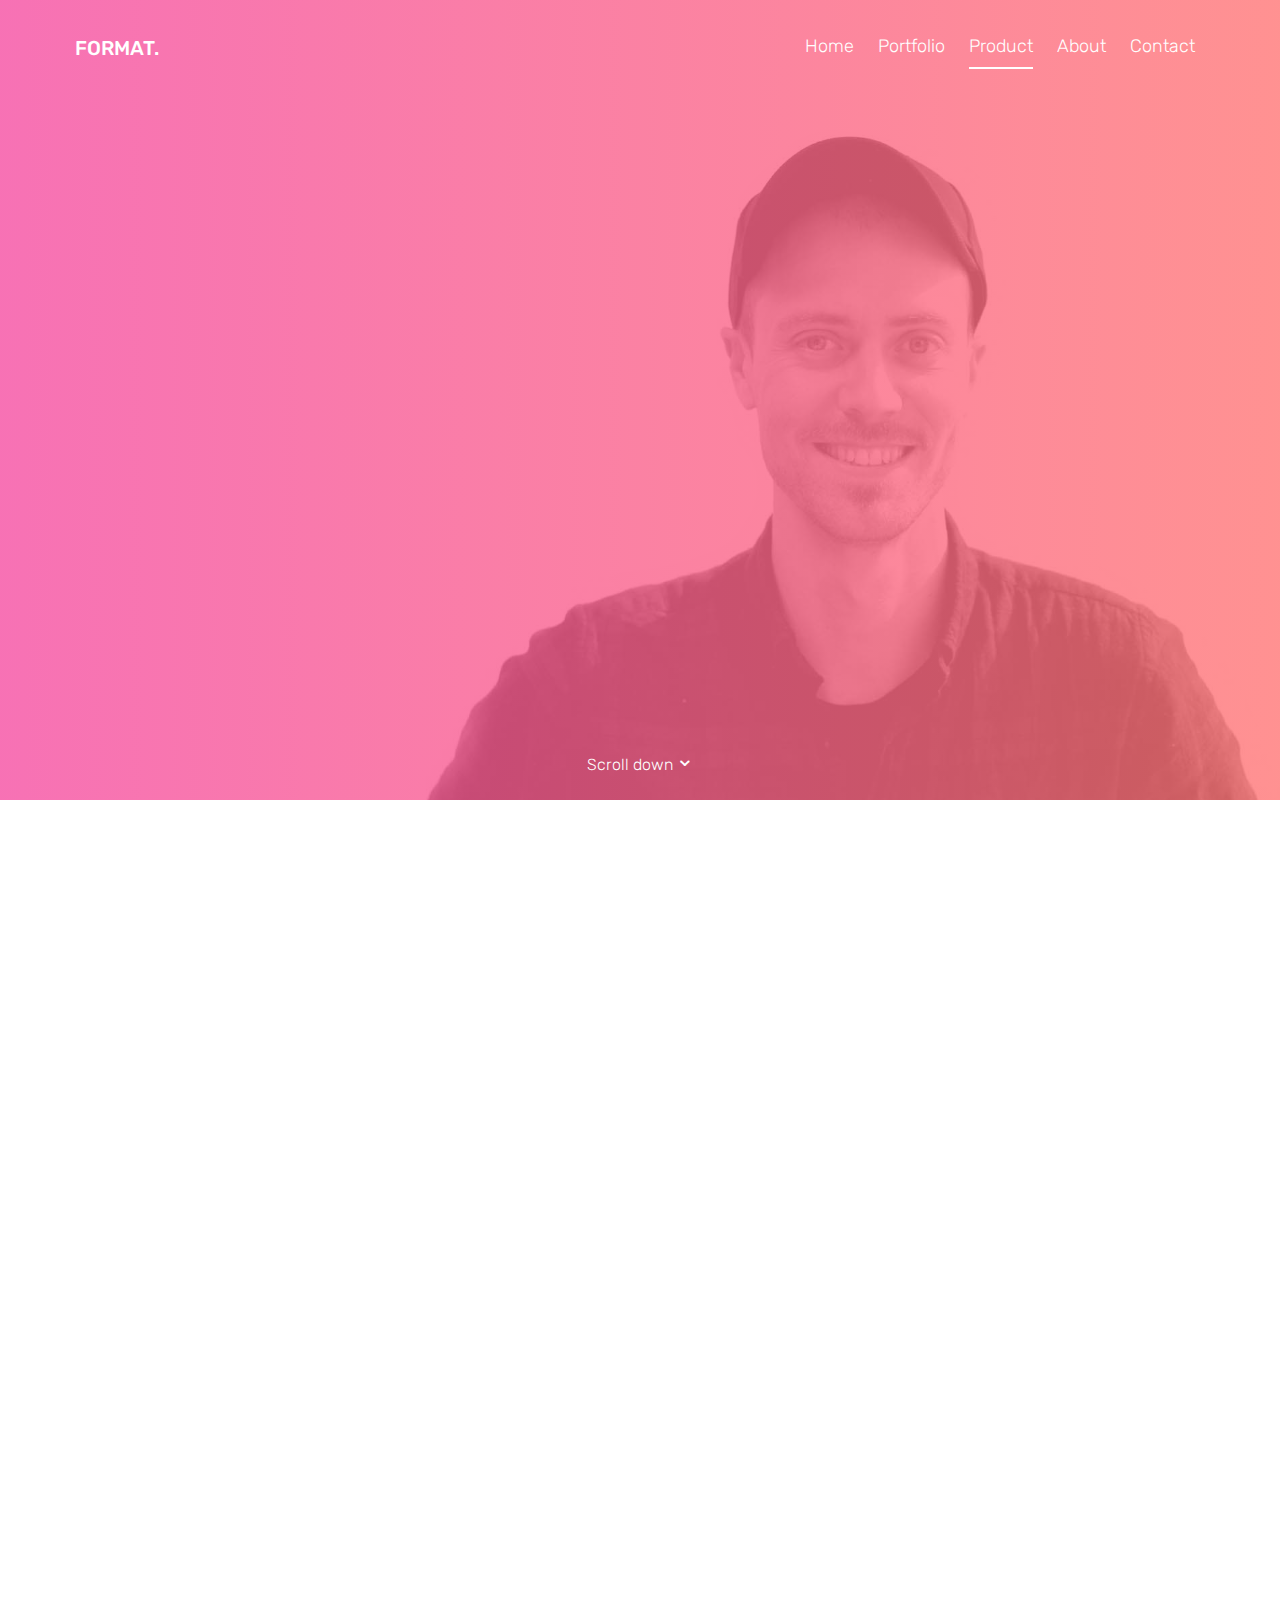
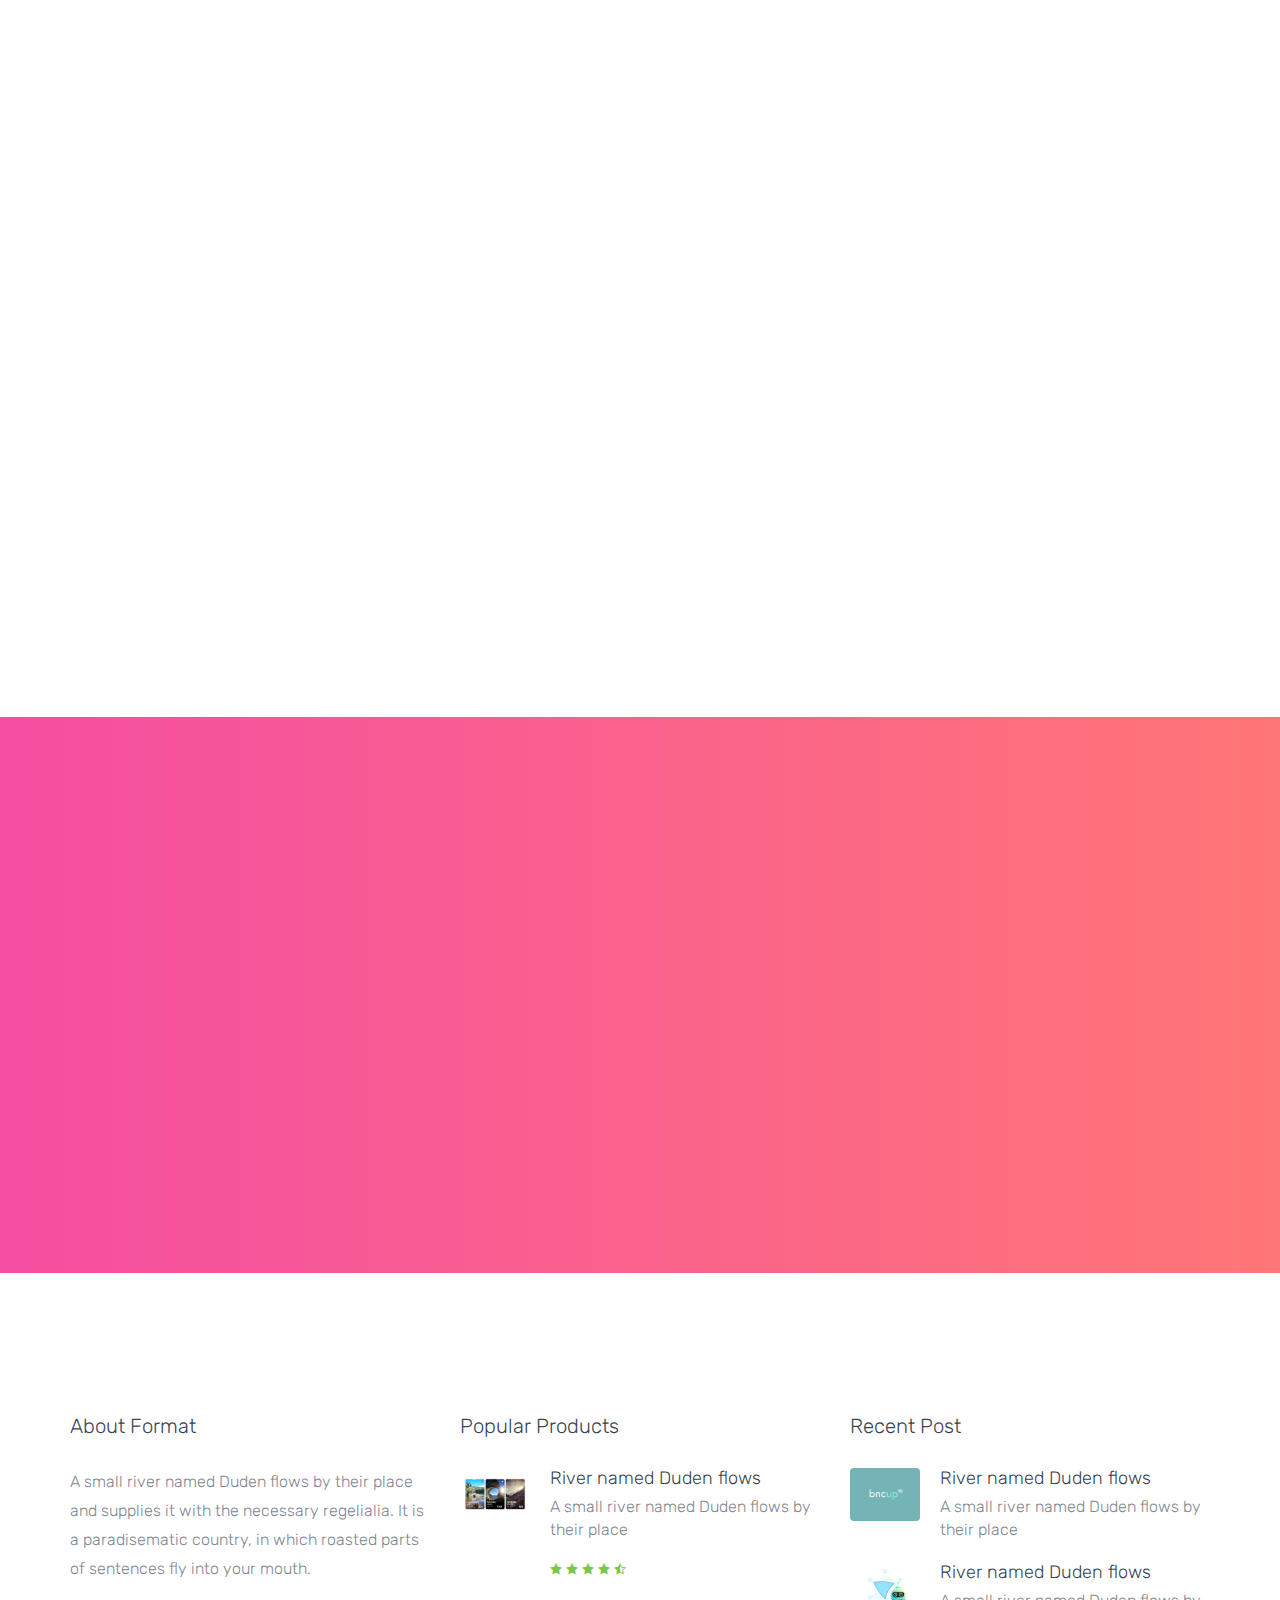
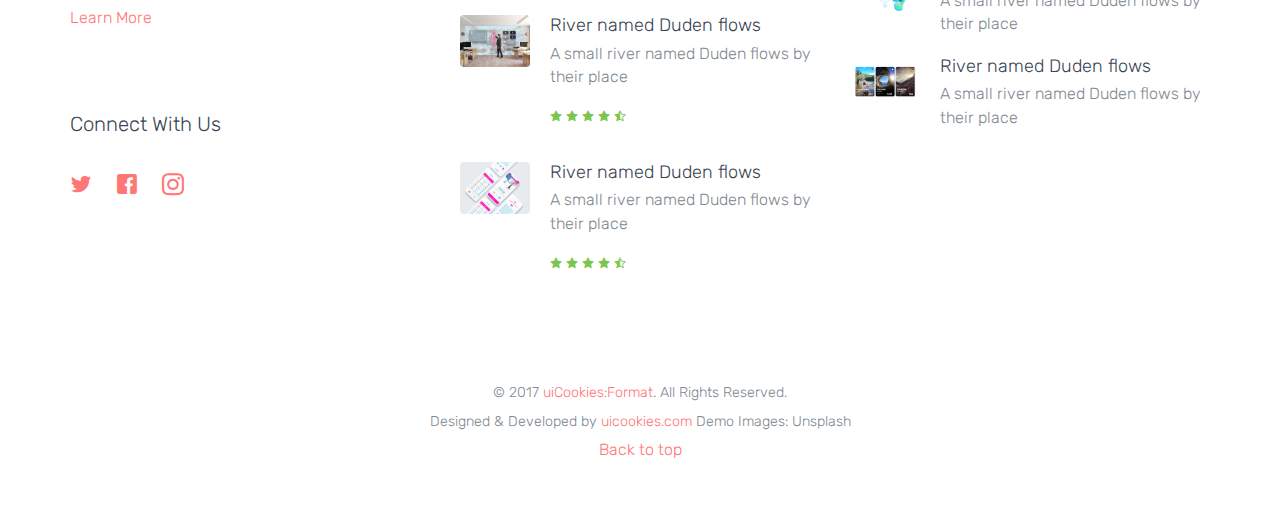
<file: products.html>
<!DOCTYPE html>
<html lang="en">
  <head>
    <meta charset="utf-8">
    <meta name="viewport" content="width=device-width, initial-scale=1">
    <title>uiCookies:Format &mdash; Free Bootstrap Theme, Free Responsive Bootstrap Website Template</title>
    <meta name="description" content="Free Bootstrap Theme by uicookies.com">
    <meta name="keywords" content="free website templates, free bootstrap themes, free template, free bootstrap, free website template">
    
    <link href="https://fonts.googleapis.com/css?family=Rubik:300,400,500" rel="stylesheet"> 
    <link rel="stylesheet" href="css/styles-merged.css">
    <link rel="stylesheet" href="css/style.min.css">
    <link rel="stylesheet" href="css/custom.css">

    <!--[if lt IE 9]>
      <script src="js/vendor/html5shiv.min.js"></script>
      <script src="js/vendor/respond.min.js"></script>
    <![endif]-->
  </head>
  <body>

  <!-- START: header -->
  <header role="banner" class="probootstrap-header">
    <div class="container-fluid">
        <a href="index.html" class="probootstrap-logo">Format<span>.</span></a>
        
        <a href="#" class="probootstrap-burger-menu visible-xs" ><i>Menu</i></a>
        <div class="mobile-menu-overlay"></div>

        <nav role="navigation" class="probootstrap-nav hidden-xs">
          <ul class="probootstrap-main-nav">
            <li><a href="index.html">Home</a></li>
            <li><a href="portfolio.html">Portfolio</a></li>
            <li class="active"><a href="products.html">Product</a></li>
            <li><a href="about.html">About</a></li>
            <li><a href="contact.html">Contact</a></li>
          </ul>
          <div class="extra-text visible-xs">
            <a href="#" class="probootstrap-burger-menu"><i>Menu</i></a>
            <h5>Social</h5>
            <ul class="social-buttons">
              <li><a href="#"><i class="icon-twitter"></i></a></li>
              <li><a href="#"><i class="icon-facebook"></i></a></li>
              <li><a href="#"><i class="icon-instagram2"></i></a></li>
            </ul>
            <p><small>&copy; Copyright 2017 uiCookies:Format. All Rights Reserved.</small></p>
          </div>
        </nav>
    </div>
  </header>
  <!-- END: header -->
  
  <!-- START: section -->
  <section class="probootstrap-intro" style="background-image: url(img/hero_bg_2.jpg);" data-stellar-background-ratio="0.5">
    <div class="container-fluid">
      <div class="row">
        <div class="col-md-7 probootstrap-intro-text">
          <h1 class="probootstrap-animate">Products</h1>
          <div class="probootstrap-subtitle probootstrap-animate">
            <h2>A free html website template for creative agency like you! brought to you by <a href="https://uicookies.com/" target="_blank">uicookies.com</a></h2>
          </div>
          <p class="watch-intro probootstrap-animate"><a href="https://vimeo.com/45830194" class="popup-vimeo">Watch the video <i class="icon-play2"></i></a></p>
        </div>
      </div>
    </div>
    <a class="probootstrap-scroll-down js-next" href="#next-section">Scroll down <i class="icon-chevron-down"></i></a>
  </section>
  <!-- END: section -->
  

  <section id="next-section" class="probootstrap-section">
    <div class="container">
      <div class="row">
        <div class="col-md-4 col-sm-6 probootstrap-animate">
          <div class="probootstrap-block-image">
            <figure><a href="#"><img src="img/img_1.jpg" alt="Free Bootstrap Template by uicookies.com"></a></figure>
            <div class="text">
              <h3 class="mb30"><a href="#">Duden Flows by Their Place</a></h3>
              <p class="dark">A small river named Duden flows by their place and supplies it with the necessary regelialia. It is a paradisematic country, in which roasted parts of sentences fly into your mouth.</p>
              <p class="secondary-color rate"><i class="icon-star-full"></i><i class="icon-star-full"></i><i class="icon-star-full"></i><i class="icon-star-full"></i><i class="icon-star-half"></i></p>
              <hr>
              <p class="clearfix like"><a class="pull-left" href="#"><i class="icon-thumbs-up"></i> 5,216</a> <a class="pull-right" href="#"><i class="icon-thumbs-down"></i> 32</a></p>
            </div>
          </div>
        </div>
        <div class="col-md-4 col-sm-6 probootstrap-animate">
          <div class="probootstrap-block-image">
            <figure><img src="img/img_2.jpg" alt="Free Bootstrap Template by uicookies.com"></figure>
            <div class="text">
              <h3 class="mb30"><a href="#">Fly Into Your Mouth</a></h3>
              <p class="dark">A small river named Duden flows by their place and supplies it with the necessary regelialia. It is a paradisematic country, in which roasted parts of sentences fly into your mouth.</p>
              <p class="secondary-color rate"><i class="icon-star-full"></i><i class="icon-star-full"></i><i class="icon-star-full"></i><i class="icon-star-full"></i><i class="icon-star-half"></i></p>
              <hr>
              <p class="clearfix like"><a class="pull-left" href="#"><i class="icon-thumbs-up"></i> 4,923</a> <a class="pull-right" href="#"><i class="icon-thumbs-down"></i> 12</a></p>
            </div>
          </div>
        </div>
        <div class="clearfix visible-sm-block"></div>
        <div class="col-md-4 col-sm-6 probootstrap-animate">
          <div class="probootstrap-block-image">
            <figure><img src="img/img_3.jpg" alt="Free Bootstrap Template by uicookies.com"></figure>
            <div class="text">
              <h3 class="mb30"><a href="#">Roasted Parts of Sentences</a></h3>
              <p class="dark">A small river named Duden flows by their place and supplies it with the necessary regelialia. It is a paradisematic country, in which roasted parts of sentences fly into your mouth.</p>
              <p class="secondary-color rate"><i class="icon-star-full"></i><i class="icon-star-full"></i><i class="icon-star-full"></i><i class="icon-star-full"></i><i class="icon-star-half"></i></p>
              <hr>
              <p class="clearfix like"><a class="pull-left" href="#"><i class="icon-thumbs-up"></i> 19,552</a> <a class="pull-right" href="#"><i class="icon-thumbs-down"></i> 7</a></p>
            </div>
          </div>
        </div>


        <div class="col-md-4 col-sm-6 probootstrap-animate">
          <div class="probootstrap-block-image">
            <figure><a href="#"><img src="img/img_4.jpg" alt="Free Bootstrap Template by uicookies.com"></a></figure>
            <div class="text">
              <h3 class="mb30"><a href="#">Duden Flows by Their Place</a></h3>
              <p class="dark">A small river named Duden flows by their place and supplies it with the necessary regelialia. It is a paradisematic country, in which roasted parts of sentences fly into your mouth.</p>
              <p class="secondary-color rate"><i class="icon-star-full"></i><i class="icon-star-full"></i><i class="icon-star-full"></i><i class="icon-star-full"></i><i class="icon-star-half"></i></p>
              <hr>
              <p class="clearfix like"><a class="pull-left" href="#"><i class="icon-thumbs-up"></i> 5,216</a> <a class="pull-right" href="#"><i class="icon-thumbs-down"></i> 32</a></p>
            </div>
          </div>
        </div>
        <div class="clearfix visible-sm-block"></div>
        <div class="col-md-4 col-sm-6 probootstrap-animate">
          <div class="probootstrap-block-image">
            <figure><img src="img/img_5.jpg" alt="Free Bootstrap Template by uicookies.com"></figure>
            <div class="text">
              <h3 class="mb30"><a href="#">Fly Into Your Mouth</a></h3>
              <p class="dark">A small river named Duden flows by their place and supplies it with the necessary regelialia. It is a paradisematic country, in which roasted parts of sentences fly into your mouth.</p>
              <p class="secondary-color rate"><i class="icon-star-full"></i><i class="icon-star-full"></i><i class="icon-star-full"></i><i class="icon-star-full"></i><i class="icon-star-half"></i></p>
              <hr>
              <p class="clearfix like"><a class="pull-left" href="#"><i class="icon-thumbs-up"></i> 4,923</a> <a class="pull-right" href="#"><i class="icon-thumbs-down"></i> 12</a></p>
            </div>
          </div>
        </div>
        <div class="col-md-4 col-sm-6 probootstrap-animate">
          <div class="probootstrap-block-image">
            <figure><img src="img/img_6.jpg" alt="Free Bootstrap Template by uicookies.com"></figure>
            <div class="text">
              <h3 class="mb30"><a href="#">Roasted Parts of Sentences</a></h3>
              <p class="dark">A small river named Duden flows by their place and supplies it with the necessary regelialia. It is a paradisematic country, in which roasted parts of sentences fly into your mouth.</p>
              <p class="secondary-color rate"><i class="icon-star-full"></i><i class="icon-star-full"></i><i class="icon-star-full"></i><i class="icon-star-full"></i><i class="icon-star-half"></i></p>
              <hr>
              <p class="clearfix like"><a class="pull-left" href="#"><i class="icon-thumbs-up"></i> 19,552</a> <a class="pull-right" href="#"><i class="icon-thumbs-down"></i> 7</a></p>
            </div>
          </div>
        </div>
        <div class="clearfix visible-sm-block"></div>
      </div>
    </div>
  </section>

  

  <!-- START: section -->
  <section class="probootstrap-section probootstrap-section-colored">
    <div class="container">
      <div class="row text-center">
        <div class="col-lg-8 col-md-offset-2 mb30 section-heading probootstrap-animate">
          <h2>Let's Work Together</h2>
          <p class="lead">Far far away, behind the word mountains, far from the countries Vokalia and Consonantia, there live the blind texts. Separated they live in Bookmarksgrove right at the coast of the Semantics, a large language ocean.</p>
        </div>
      </div>
      <div class="row">
        <div class="col-md-4 col-md-offset-4 probootstrap-animate">
          <p class="text-center">
            <a href="#" class="btn btn-ghost btn-ghost-white btn-lg btn-block" role="button">Contact Us</a>
          </p>
        </div>
      </div>
    </div>
  </section>
  <!-- END: section -->

  
  
  
  <!-- START: footer -->
  <footer role="contentinfo" class="probootstrap-footer">
    <div class="container">
      <div class="row">
        <div class="col-md-4">
          <div class="probootstrap-footer-widget">
            <h3>About Format</h3>
            <p>A small river named Duden flows by their place and supplies it with the necessary regelialia. It is a paradisematic country, in which roasted parts of sentences fly into your mouth.</p>
            <p><a href="#" class="link-with-icon">Learn More <i class=" icon-chevron-right"></i></a></p>
          </div>
          <div class="probootstrap-footer-widget">
            <h3>Connect With Us</h3>
            <ul class="probootstrap-footer-social">
              <li><a href=""><i class="icon-twitter"></i></a></li>
              <li><a href=""><i class="icon-facebook"></i></a></li>
              <li><a href=""><i class="icon-instagram2"></i></a></li>
            </ul>
          </div>
        </div>
        <div class="col-md-4">
          <div class="probootstrap-footer-widget">
            <h3>Popular Products</h3>
            <ul class="probootstrap-product-list">
              <li class="mb20">
                <a href="#">
                  <figure><img src="img/img_3.jpg" alt="Free Bootstrap Template by uicookies.com" class="img-responsive"></figure>
                  <div class="text">
                    <h4>River named Duden flows</h4>
                    <p>A small river named Duden flows by their place</p>
                    <p class="secondary-color rate"><i class="icon-star-full"></i><i class="icon-star-full"></i><i class="icon-star-full"></i><i class="icon-star-full"></i><i class="icon-star-half"></i></p>
                  </div>
                </a>
              </li>
              <li class="mb20">
                <a href="#">
                  <figure><img src="img/img_4.jpg" alt="Free Bootstrap Template by uicookies.com" class="img-responsive"></figure>
                  <div class="text">
                    <h4>River named Duden flows</h4>
                    <p>A small river named Duden flows by their place</p>
                    <p class="secondary-color rate"><i class="icon-star-full"></i><i class="icon-star-full"></i><i class="icon-star-full"></i><i class="icon-star-full"></i><i class="icon-star-half"></i></p>
                  </div>
                </a>
              </li>
              <li class="mb20">
                <a href="#">
                  <figure><img src="img/img_5.jpg" alt="Free Bootstrap Template by uicookies.com" class="img-responsive"></figure>
                  <div class="text">
                    <h4>River named Duden flows</h4>
                    <p>A small river named Duden flows by their place</p>
                    <p class="secondary-color rate"><i class="icon-star-full"></i><i class="icon-star-full"></i><i class="icon-star-full"></i><i class="icon-star-full"></i><i class="icon-star-half"></i></p>
                  </div>
                </a>
              </li>
            </ul>
          </div>
        </div>
        <div class="col-md-4">
          <div class="probootstrap-footer-widget">
            <h3>Recent Post</h3>
            <ul class="probootstrap-blog-list">
              <li>
                <a href="#">
                  <figure><img src="img/img_1.jpg" alt="Free Bootstrap Template by uicookies.com" class="img-responsive"></figure>
                  <div class="text">
                    <h4>River named Duden flows</h4>
                    <p>A small river named Duden flows by their place</p>
                  </div>
                </a>
              </li>
              <li>
                <a href="#">
                  <figure><img src="img/img_2.jpg" alt="Free Bootstrap Template by uicookies.com" class="img-responsive"></figure>
                  <div class="text">
                    <h4>River named Duden flows</h4>
                    <p>A small river named Duden flows by their place</p>
                  </div>
                </a>
              </li>
              <li>
                <a href="#">
                  <figure><img src="img/img_3.jpg" alt="Free Bootstrap Template by uicookies.com" class="img-responsive"></figure>
                  <div class="text">
                    <h4>River named Duden flows</h4>
                    <p>A small river named Duden flows by their place</p>
                  </div>
                </a>
              </li>
            </ul>
          </div>
        </div>
      </div>
      <div class="row mt40">
        <div class="col-md-12 text-center">
          <p>
            <small>&copy; 2017 <a href="https://uicookies.com/" target="_blank">uiCookies:Format</a>. All Rights Reserved. <br> Designed &amp; Developed by <a href="https://uicookies.com/" target="_blank">uicookies.com</a> Demo Images: Unsplash</small><br>
            <a href="#" class="js-backtotop">Back to top</a>
          </p>
        </div>
      </div>
    </div>
  </footer>
  <!-- END: footer -->

  <script src="js/scripts.min.js"></script>
  <script src="js/main.min.js"></script>
  <script src="js/custom.js"></script>

  </body>
</html>
</file>
<file: css/custom.css>
/* Your custom css code goes here */
</file>
<file: css/style.css>
/*!==============================
 * Theme Name: Format
 * Theme URL: https://probootstrap.com/format-free-website-template-using-bootstrap-for-portfolio
 * Author: ProBootstrap.com
 * Author URL: https://probootstrap.com
 * License: Released for free under the Creative Commons Attribution 3.0 license (probootstrap.com/license)
 */
@font-face {
  font-family: 'icomoon';
  src: url("../fonts/icomoon/icomoon.eot?1z9v6x");
  src: url("../fonts/icomoon/icomoon.eot?1z9v6x#iefix") format("embedded-opentype"), url("../fonts/icomoon/icomoon.ttf?1z9v6x") format("truetype"), url("../fonts/icomoon/icomoon.woff?1z9v6x") format("woff"), url("../fonts/icomoon/icomoon.svg?1z9v6x#icomoon") format("svg");
  font-weight: normal;
  font-style: normal;
}

.sectionquote {
  width: 100%;
}

.sectionproblem {
  width: 40%;
  margin-bottom: -30px;
}

.sectionimage {
  width: 10%;
  margin-bottom: -30px;
}

img {
  vertical-align: bottom;
}

html {
  overflow-x: hidden;
  font-size: 1em;
}

body {
  background: #ffffff;
  font-size: 16px;
  font-weight: 300;
  font-family: "Rubik", sans-serif;
  line-height: 1.8;
  color: #7e8890;
}

.main-wrapper {
  height: 100vh;  
}

.scrolling-box {
  background-color: #eaeaea;
  display: block;
  height: 200px;
  overflow-y: scroll;
  scroll-behavior: smooth;
  text-align: center;
  width: 200px;
}

section {
  display: flex;
  align-items: center;
  justify-content: center;
  height: 100%;
}

::-moz-selection {
  background: #000000;
  color: #ffffff;
}

::selection {
  background: #000000;
  color: #ffffff;
}

::-moz-selection {
  background: #000000;
  color: #ffffff;
}

h1, h2, .heading-with-icon, h3, h4, .probootstrap-product-tour h5 {
  color: #374252;
  font-family: "Rubik", sans-serif;
  margin: 1.414em 0 0.5em;
  font-weight: inherit;
  line-height: 1.2;
}

h1 {
  margin-top: 0;
  font-size: 1.602em;
}

h2, .heading-with-icon {
  font-size: 1.424em;
}

h3 {
  font-size: 1.266em;
}

h4, .probootstrap-product-tour h5 {
  font-size: 1.125em;
}

small, .font_small {
  font-size: 0.889em;
}

p, ul, ol {
  margin-bottom: 1.3em;
}

a {
  -webkit-transition: .3s all;
  transition: .3s all;
  color: #555555;
}

a:hover, a:focus, a:active {
  color: black;
  text-decoration: none;
}

.probootstrap-header {
  padding-top: 30px;
  width: 100%;
  z-index: 4;
  position: absolute;
}

.probootstrap-header-portfolio {
  padding-top: 30px;
  width: 100%;
  z-index: 4;
  position: fixed;
}

.probootstrap-feature-first {
  position: relative;
  background: #ecedee;
}

.probootstrap-logo {
  float: left;
  color: #ffffff;
  padding-left: 60px;
  font-size: 20px;
  display: block;
  text-transform: lowercase;
  font-weight: 500;
}

.probootstrap-logo-portfolio {
  float: left;
  color: #000000;
  padding-left: 60px;
  font-size: 20px;
  display: block;
  text-transform: lowercase;
  font-weight: 500;
}

.probootstrap-logo:hover, .probootstrap-logo:focus, .probootstrap-logo:active {
  color: #ffffff;
}

@media screen and (max-width: 768px) {
  .probootstrap-logo {
    padding-left: 0px;
  }
}

.probootstrap-nav {
  padding-right: 60px;
  float: right;
}

.probootstrap-mobile-menu-active .probootstrap-nav {
  position: fixed;
  display: block !important;
  overflow-y: auto;
  top: 0;
  right: 0;
  bottom: 0;
  padding-right: 0;
  z-index: 9991100;
  height: 100vh;
  width: 300px;
  background: #000000;
  padding: 40px;
  -webkit-transition: .3s all ease-out;
  transition: .3s all ease-out;
  -webkit-transform: translateX(300px);
  transform: translateX(300px);
}

.probootstrap-mobile-menu-active .probootstrap-nav .extra-text {
  display: block;
  float: left;
  clear: both;
  margin-top: 30px;
  color: #ffffff;
}

.probootstrap-mobile-menu-active .probootstrap-nav .extra-text .social-buttons {
  padding: 0;
  margin: 0 0 20px 0;
}

.probootstrap-mobile-menu-active .probootstrap-nav .extra-text .social-buttons li {
  display: inline-block;
  *display: inline;
  zoom: 1;
  padding: 0;
  margin: 0;
}

.probootstrap-mobile-menu-active .probootstrap-nav .extra-text .social-buttons li a {
  color: #ffffff;
  padding: 10px;
}

.probootstrap-mobile-menu-active .probootstrap-nav .extra-text .social-buttons li:first-child a {
  padding-left: 0;
}

.probootstrap-mobile-menu-active .probootstrap-nav .extra-text h5 {
  text-transform: uppercase;
  letter-spacing: .1em;
  color: rgba(255, 255, 255, 0.5);
}

.probootstrap-mobile-menu-active.show .probootstrap-nav {
  -webkit-transform: translateX(0px);
  transform: translateX(0px);
}

<!-- START: NAV HOME -->

.probootstrap-main-nav {
  float: right;
  margin: 0;
  padding: 0;
}

.probootstrap-mobile-menu-active .probootstrap-main-nav {
  float: left;
  margin-top: 40px;
  width: 100%;
}

.probootstrap-main-nav li {
  margin: 0;
  padding: 0 10px;
  list-style: none;
  display: inline;
  font-size: 18px;
}

.probootstrap-mobile-menu-active .probootstrap-main-nav li {
  margin-bottom: 10px;
  display: block;
}

.probootstrap-main-nav li a {
  padding: 10px 0;
  color: #ffffff;
  border-bottom: 2px solid transparent;
}

.probootstrap-mobile-menu-active .probootstrap-main-nav li a {
  margin-bottom: 10px;
  padding: 5px 0;
  display: block;
}

.probootstrap-main-nav li a:hover {
  border-bottom: 2px solid #ffffff;
}

.probootstrap-main-nav li.probootstrap-cta {
  margin-left: 20px;
}

.probootstrap-main-nav li.probootstrap-cta a {
  border: 2px solid #ffffff;
  padding-right: 20px;
  padding-left: 20px;
  border-radius: 4px;
}

.probootstrap-main-nav li.probootstrap-cta a:hover {
  background: #ffffff;
  color: #555555;
}

.probootstrap-mobile-menu-active .probootstrap-main-nav li.probootstrap-cta {
  margin-left: 0px;
  margin-top: 20px;
}

.probootstrap-mobile-menu-active .probootstrap-main-nav li.probootstrap-cta a {
  padding-top: 2px;
  padding-bottom: 2px;
}

.probootstrap-main-nav li.active a {
  border-bottom: 2px solid #ffffff;
}

.probootstrap-main-nav li.active a:hover {
  border-bottom: 2px solid #ffffff;
}

.probootstrap-mobile-menu-active .probootstrap-main-nav li {
  display: block;
}

<!-- END: NAV HOME -->

<!-- START: NAV PORTFOLIO -->

.probootstrap-main-nav-portfolio {
  float: right;
  margin: 0;
  padding: 0;
}

.probootstrap-mobile-menu-active .probootstrap-main-nav-portfolio {
  float: left;
  margin-top: 40px;
  width: 100%;
}

.probootstrap-main-nav-portfolio li {
  margin: 0;
  padding: 0 10px;
  list-style: none;
  display: inline;
  font-size: 18px;
}

.probootstrap-mobile-menu-active .probootstrap-main-nav-portfolio li {
  margin-bottom: 10px;
  display: block;
}

.probootstrap-main-nav-portfolio li a {
  padding: 10px 0;
  color: #ffffff;
  border-bottom: 2px solid transparent;
}

.probootstrap-mobile-menu-active .probootstrap-main-nav-portfolio li a {
  margin-bottom: 10px;
  padding: 5px 0;
  display: block;
}

.probootstrap-main-nav-portfolio li a:hover {
  border-bottom: 2px solid #ffffff;
}

.probootstrap-main-nav-portfolio li.probootstrap-cta {
  margin-left: 20px;
}

.probootstrap-main-nav li.probootstrap-cta a {
  border: 2px solid #ffffff;
  padding-right: 20px;
  padding-left: 20px;
  border-radius: 4px;
}

.probootstrap-main-nav-portfolio li.probootstrap-cta a:hover {
  background: #ffffff;
  color: #555555;
}

.probootstrap-mobile-menu-active .probootstrap-main-nav-portfolio li.probootstrap-cta {
  margin-left: 0px;
  margin-top: 20px;
}

.probootstrap-mobile-menu-active .probootstrap-main-nav-portfolio li.probootstrap-cta a {
  padding-top: 2px;
  padding-bottom: 2px;
}

.probootstrap-main-nav-portfolio li.active a {
  border-bottom: 2px solid #ffffff;
}

.probootstrap-main-nav-portfolio li.active a:hover {
  border-bottom: 2px solid #ffffff;
}

.probootstrap-mobile-menu-active .probootstrap-main-nav-portfolio li {
  display: block;
}

<!-- END: NAV PORTFOLIO -->

.mobile-menu-overlay {
  z-index: 1099;
  position: fixed;
  top: 0;
  bottom: 0;
  left: 0;
  right: 0;
  width: 100vw;
  height: 100vh;
  background: rgba(0, 0, 0, 0.3);
  opacity: 0;
  visibility: hidden;
  -webkit-transition: .3s all ease-out;
  transition: .3s all ease-out;
}

.probootstrap-mobile-menu-active.show .mobile-menu-overlay {
  opacity: 1;
  visibility: visible;
}

.probootstrap-intro {
  height: 100vh;
  background-size: cover;
  background-repeat: no-repeat;
  position: relative;
  top: 0;
  overflow: hidden;
}

.probootstrap-intro .probootstrap-scroll-down {
  position: absolute;
  z-index: 1;
  left: 50%;
  -webkit-transform: translateX(-50%);
  transform: translateX(-50%);
  -webkit-transition: .9s all ease-out;
  transition: .9s all ease-out;
  bottom: 20px;
  color: #ffffff;
  opacity: 1;
  visibility: visible;
}

.probootstrap-intro .probootstrap-scroll-down.probootstrap-sleep {
  bottom: -50px;
  opacity: 0;
  visibility: hidden;
}

.probootstrap-intro .probootstrap-intro-text {
  margin-top: 0px;
  padding-left: 60px;
  padding-right: 60px;
}

@media screen and (max-width: 768px) {
  .probootstrap-intro .probootstrap-intro-text {
    height: inherit !important;
    margin-top: inherit !important;
    padding-left: 15px;
    padding-right: 15px;
  }
}

@media screen and (max-width: 768px) {
  .probootstrap-intro {
    height: inherit !important;
    padding-top: 7em;
    padding-bottom: 7em;
  }
}

.probootstrap-intro:before {
  z-index: 1;
  position: absolute;
  top: 0;
  left: 0;
  right: 0;
  bottom: 0;
  content: "";
  background: #000000;
  filter: progid:DXImageTransform.Microsoft.gradient( startColorstr=$firstcolor, endColorstr=$secondcolor, GradientType=1 );
  opacity: .5;
}

.probootstrap-intro > .container-fluid, .probootstrap-intro > .container {
  position: relative;
  z-index: 3;
}

@media screen and (max-width: 768px) {
  .probootstrap-intro {
    padding: 7em 0 7em 0;
  }
}

.probootstrap-intro h1 {
  font-size: 67px;
  color: #ffffff;
  font-weight: 300;
  line-height: 1.15;
}

@media screen and (max-width: 768px) {
  .probootstrap-intro h1 {
    font-size: 36px;
  }
}

.probootstrap-intro .probootstrap-subtitle {
  max-width: 700px;
}

.probootstrap-intro .probootstrap-subtitle h2, .probootstrap-intro .probootstrap-subtitle .heading-with-icon {
  line-height: 1.55;
  color: rgba(255, 255, 255, 0.9);
  font-weight: 300;
}

.probootstrap-intro .probootstrap-subtitle h2 a, .probootstrap-intro .probootstrap-subtitle .heading-with-icon a {
  color: white;
}

.probootstrap-intro .probootstrap-subtitle h2 a:hover, .probootstrap-intro .probootstrap-subtitle .heading-with-icon a:hover {
  color: rgba(255, 255, 255, 0.7);
}

.probootstrap-intro .watch-intro {
  font-size: 23px;
  font-weight: 300;
  color: #ffffff;
}

.probootstrap-intro .watch-intro a {
  color: #ffffff;
}

.probootstrap-intro .watch-intro a i {
  position: relative;
  top: 2px;
  -webkit-transition: .3s all;
  transition: .3s all;
}

.probootstrap-intro .watch-intro a:hover i {
  margin-left: 20px;
}

.probootstrap-portfolio {
  height: 100vh;
  background-size: cover;
  background-repeat: no-repeat;
  position: relative;
  top: 0;
  overflow: hidden;
}

.probootstrap-portfolio .probootstrap-scroll-down {
  position: absolute;
  z-index: 1;
  left: 50%;
  -webkit-transform: translateX(-50%);
  transform: translateX(-50%);
  -webkit-transition: .9s all ease-out;
  transition: .9s all ease-out;
  bottom: 20px;
  color: #000000;
  opacity: 1;
  visibility: visible;
}

.probootstrap-portfolio .probootstrap-scroll-down.probootstrap-sleep {
  bottom: -50px;
  opacity: 0;
  visibility: hidden;
}

.probootstrap-portfolio .probootstrap-portfolio-text {
  margin-top: 0px;
  padding-left: 60px;
  padding-right: 60px;
}

@media screen and (max-width: 768px) {
  .probootstrap-portfolio .probootstrap-portfolio-text {
    height: inherit !important;
    margin-top: inherit !important;
    padding-left: 15px;
    padding-right: 15px;
  }
}

@media screen and (max-width: 768px) {
  .probootstrap-portfolio {
    height: inherit !important;
    padding-top: 7em;
    padding-bottom: 7em;
  }
}

.probootstrap-portfolio:before {
  z-index: 1;
  position: absolute;
  top: 0;
  left: 0;
  right: 0;
  bottom: 0;
  content: "";
  background: #000000;
  filter: progid:DXImageTransform.Microsoft.gradient( startColorstr=$firstcolor, endColorstr=$secondcolor, GradientType=1 );
  opacity: 0;
}

.probootstrap-portfolio > .container-fluid, .probootstrap-portfolio > .container {
  position: relative;
  z-index: 3;
}

@media screen and (max-width: 768px) {
  .probootstrap-portfolio {
    padding: 7em 0 7em 0;
  }
}

.probootstrap-portfolio h1 {
  font-size: 67px;
  color: #000000;
  font-weight: 300;
  line-height: 1.15;
}

@media screen and (max-width: 768px) {
  .probootstrap-portfolio h1 {
    font-size: 36px;
  }
}

.probootstrap-portfolio .probootstrap-subtitle {
  max-width: 700px;
}

.probootstrap-portfolio .probootstrap-subtitle h2, .probootstrap-portfolio .probootstrap-subtitle .heading-with-icon {
  line-height: 1.55;
  color: #3e3e3ee6;
  font-weight: 300;
}

.probootstrap-portfolio .probootstrap-subtitle h2 a, .probootstrap-portfolio .probootstrap-subtitle .heading-with-icon a {
  color: rgb(0, 0, 0);
}

.probootstrap-portfolio .probootstrap-subtitle h2 a:hover, .probootstrap-portfolio .probootstrap-subtitle .heading-with-icon a:hover {
  color: #3e3e3ee6;
}

.probootstrap-portfolio .watch-intro {
  font-size: 23px;
  font-weight: 300;
  color: #000000;
}

.probootstrap-portfolio .watch-intro a {
  color: #000000;
}

.probootstrap-portfolio .watch-intro a i {
  position: relative;
  top: 2px;
  -webkit-transition: .3s all;
  transition: .3s all;
}

.probootstrap-portfolio .watch-intro a:hover i {
  margin-left: 20px;
}

<!-- START: BURGER HOME-->

.probootstrap-burger-menu {
  display: inline-block;
  width: 18px;
  height: 18px;
  cursor: pointer;
  text-decoration: none;
  position: relative;
}

.probootstrap-burger-menu i {
  position: relative;
  display: inline-block;
  width: 18px;
  height: 2px;
  color: #ffffff;
  font: bold 14px/.4 Helvetica, arial;
  text-transform: uppercase;
  text-indent: -55px;
  background: #ffffff;
  -webkit-transition: all .2s ease-out;
  transition: all .2s ease-out;
}

.probootstrap-burger-menu i::before, .probootstrap-burger-menu i::after {
  content: '';
  width: 18px;
  height: 2px;
  background: #ffffff;
  position: absolute;
  left: 0;
  -webkit-transition: all .2s ease-out;
  transition: all .2s ease-out;
}

.probootstrap-burger-menu i::before {
  top: -7px;
}

.probootstrap-burger-menu i::after {
  bottom: -7px;
}

.probootstrap-burger-menu:hover i::before {
  top: -10px;
}

.probootstrap-burger-menu:hover i::after {
  bottom: -10px;
}

.probootstrap-burger-menu.active i {
  background: transparent;
}

.probootstrap-burger-menu.active i::before {
  top: 0;
  -webkit-transform: rotateZ(45deg);
  transform: rotateZ(45deg);
}

.probootstrap-burger-menu.active i::after {
  bottom: 0;
  -webkit-transform: rotateZ(-45deg);
  transform: rotateZ(-45deg);
}

.probootstrap-burger-menu {
  position: absolute;
  top: 30px;
  right: 20px;
}

<!-- END: BURGER HOME-->

<!-- START: BURGER PORTFOLIO-->

.probootstrap-burger-menu-portfolio {
  display: inline-block;
  width: 18px;
  height: 18px;
  cursor: pointer;
  text-decoration: none;
  position: relative;
}

.probootstrap-burger-menu-portfolio i {
  position: relative;
  display: inline-block;
  width: 18px;
  height: 2px;
  color: #000000;
  font: bold 14px/.4 Helvetica, arial;
  text-transform: uppercase;
  text-indent: -55px;
  background: #000000;
  -webkit-transition: all .2s ease-out;
  transition: all .2s ease-out;
}

.probootstrap-burger-menu-portfolio i::before, .probootstrap-burger-menu-portfolio i::after {
  content: '';
  width: 18px;
  height: 2px;
  background: #000000;
  position: absolute;
  left: 0;
  -webkit-transition: all .2s ease-out;
  transition: all .2s ease-out;
}

.probootstrap-burger-menu-portfolio i::before {
  top: -7px;
}

.probootstrap-burger-menu-portfolio i::after {
  bottom: -7px;
}

.probootstrap-burger-menu-portfolio:hover i::before {
  top: -10px;
}

.probootstrap-burger-menu-portfolio:hover i::after {
  bottom: -10px;
}

.probootstrap-burger-menu-portfolio.active i {
  background: transparent;
}

.probootstrap-burger-menu-portfolio.active i::before {
  top: 0;
  -webkit-transform: rotateZ(45deg);
  transform: rotateZ(45deg);
}

.probootstrap-burger-menu-portfolio.active i::after {
  bottom: 0;
  -webkit-transform: rotateZ(-45deg);
  transform: rotateZ(-45deg);
}

.probootstrap-burger-menu-portfolio {
  position: absolute;
  top: 30px;
  right: 20px;
}

<!-- END: BURGER PORTFOLIO-->


.btn {
  border: none;
  border-radius: 4px;
  padding-top: 10px;
  padding-bottom: 10px;
  padding-left: 30px;
  padding-right: 30px;
  font-size: 18px;
}

.btn:active {
  -webkit-transition: .2s all;
  transition: .2s all;
  -webkit-transform: scale(0.95);
  transform: scale(0.95);
  -webkit-box-shadow: none;
  box-shadow: none;
}

.btn.btn-lg {
  line-height: 1.0;
  padding-top: 20px;
  padding-bottom: 20px;
}

.btn.btn-primary {
  background: transparent;
  border: 1px solid #555555;
  color: #555555;
}

.btn.btn-primary:hover, .btn.btn-primary:active, .btn.btn-primary:focus {
  background: #595959;
  color: #ffffff;
  border: 1px solid #595959;
}

.btn.btn-primary:focus, .btn.btn-primary:active {
  outline: none;
  border: 1px solid #595959;
}

.btn.btn-primary-prev {
  background: transparent;
  border: 1px solid #cdcdcd;
  color: #cdcdcd;
}

.btn.btn-primary-prev:hover, .btn.btn-primary-prev:active, .btn.btn-primary-prev:focus {
  background: #cdcdcd;
  color: #ffffff;
  border: 1px solid #cdcdcd;
}

.btn.btn-primary-prev:focus, .btn.btn-primary-prev:active {
  outline: none;
  border: 1px solid #cdcdcd;
}

.btn.btn-primary-solid {
  background: #595959;
  border: 1px solid #595959;
  color: #ffffff;
}

.btn.btn-primary-solid:hover, .btn.btn-primary-prev-solid:active, .btn.btn-primary-prev-solid:focus {
  background: #000000;
  color: #ffffff;
  border: 1px solid #000000;
}

.btn.btn-primary-solid:focus, .btn.btn-primary-prev-solid:active {
  outline: none;
  border: 1px solid #000000;
}

.btn.btn-header {
  background: transparent;
  border: 1px solid #ffffff;
  color: #ffffff;
}

.btn.btn-header:hover, .btn.btn-header:active, .btn.btn-header:focus {
  background: #ffffff;
  color: #555555;
  border: 1px solid #ffffff;
}

.btn.btn-header:focus, .btn.btn-header:active {
  outline: none;
  border: 1px solid #ffffff;
}



.btn.btn-ghost {
  background: transparent;
  border: 1px solid #555555;
  color: #555555;
}

.btn.btn-ghost:hover {
  background: #555555;
  color: #ffffff;
}

.btn.btn-ghost:focus, .btn.btn-ghost:active {
  outline: none;
  background: transparent;
  color: #555555;
  border: 1px solid #555555;
}

.btn.btn-ghost.btn-ghost-white {
  background: transparent;
  border: 1px solid #cdcdcd;
  color: #ffffff;
}

.btn.btn-ghost.btn-ghost-white:hover {
  background: #cdcdcd;
  color: #555555;
}

.btn.btn-ghost.btn-ghost-white:focus, .btn.btn-ghost.btn-ghost-white:active {
  outline: none;
  background: #cdcdcd;
  color: #555555;
  border: 1px solid #cdcdcd;
}

.btn.btn-ghost.btn-ghost-white-solid {
  background: #ffffff;
  border: 1px solid #cdcdcd;
  color: #555555;
}

.btn.btn-ghost.btn-ghost-white-solid:hover {
  background: #cdcdcd;
  color: #555555;
}

.btn.btn-ghost.btn-ghost-white-solid:focus, .btn.btn-ghost.btn-ghost-white-solid:active {
  outline: none;
  background: #cdcdcd;
  color: #555555;
  border: 1px solid #cdcdcd;
}

.btn.btn-black {
  background: #000000;
  color: #ffffff;
  border: 1px solid #000000;
}

.btn.btn-black:hover {
  background: #000000;
  color: #ffffff;
  border: 1px solid #000000;
}

.btn.btn-black:focus, .btn.btn-black:active {
  outline: none;
  background: #000000;
  color: #ffffff;
  border: 1px solid #000000;
}

.probootstrap-section {
  padding: 7em 0 7em 0;
  position: relative;
  z-index: 2;
}

.probootstrap-section.probootstrap-section-sm {
  padding: 3em 0;
}

.probootstrap-section.probootstrap-border-top {
  border-top: 1px solid rgba(0, 0, 0, 0.1);
}

.probootstrap-section.probootstrap-border-bottom {
  border-bottom: 1px solid rgba(0, 0, 0, 0.1);
}

.probootstrap-section > .container.probootstrap-border-top {
  padding-top: 50px;
  border-top: 1px solid rgba(0, 0, 0, 0.1);
}

.probootstrap-section.probootstrap-section-colored, .probootstrap-section.probootstrap-section-dark {
  background: #555555;
  background: #555555;
  background: -webkit-gradient(left top, right top, color-stop(0%, #555555), color-stop(100%, #555555));
  background: -webkit-gradient(linear, left top, right top, from(#555555), to(#555555));
  background: linear-gradient(to right, #555555 0%, #555555 100%);
  filter: progid:DXImageTransform.Microsoft.gradient( startColorstr=$firstcolor, endColorstr=$secondcolor, GradientType=1 );
}

.probootstrap-section.probootstrap-section-colored .section-heading h2, .probootstrap-section.probootstrap-section-colored .section-heading .heading-with-icon, .probootstrap-section.probootstrap-section-dark .section-heading h2, .probootstrap-section.probootstrap-section-dark .section-heading .heading-with-icon {
  color: white;
}

.probootstrap-section.probootstrap-section-colored .section-heading p, .probootstrap-section.probootstrap-section-dark .section-heading p {
  color: rgba(255, 255, 255, 0.6);
}

.probootstrap-section.probootstrap-section-colored .heading-with-icon, .probootstrap-section.probootstrap-section-dark .heading-with-icon {
  color: #555555;
}

.probootstrap-section.probootstrap-section-colored .heading-with-icon i, .probootstrap-section.probootstrap-section-dark .heading-with-icon i {
  color: #555555;
}

.probootstrap-section.probootstrap-section-colored p, .probootstrap-section.probootstrap-section-dark p {
  color: white;
}

.probootstrap-section.probootstrap-section-dark {
  background: whitesmoke;
  color: black;
}

.probootstrap-section.probootstrap-section-dark .section-heading h2, .probootstrap-section.probootstrap-section-dark .section-heading .heading-with-icon {
  color: black;
}

.probootstrap-section.probootstrap-section-dark .section-heading p {
  color: rgba(0, 0, 0, 0.6);
}

.probootstrap-section.probootstrap-section-dark p {
  color: rgba(0, 0, 0, 0.6);
}

.probootstrap-section.probootstrap-bg-white {
  background: #ffffff;
}

@media screen and (max-width: 768px) {
  .probootstrap-section {
    padding: 3em 0;
  }
}

.probootstrap-section.probootstrap-bg {
  background-size: cover;
  background-repeat: no-repeat;
}

.probootstrap-section.probootstrap-bg:before {
  position: absolute;
  content: "";
  background: rgba(0, 0, 0, 0.4);
  top: 0;
  left: 0;
  right: 0;
  bottom: 0;
}

.probootstrap-product-tour h5 {
  color: #555555;
  margin-bottom: 0;
}

.probootstrap-half {
  display: -webkit-box;
  display: -ms-flexbox;
  display: flex;
  -ms-flex-wrap: wrap;
  flex-wrap: wrap;
}

.probootstrap-half .image, .probootstrap-half .text {
  width: 50%;
}

.probootstrap-half .image {
  overflow: hidden;
  position: relative;
}

@media screen and (max-width: 1000px) {
  .probootstrap-half .image {
    width: 100%;
    height: 200px;
  }
}

.probootstrap-half .image .image-bg {
  position: absolute;
  left: 50%;
  top: 50%;
  -webkit-transform: translateY(-50%) translateX(-50%);
  transform: translateY(-50%) translateX(-50%);
}

.probootstrap-half .image .image-bg img {
  min-width: 100%;
  min-height: 100%;
}

.probootstrap-half .text {
  padding: 100px;
  background: #1a1919;
}

@media screen and (max-width: 1000px) {
  .probootstrap-half .text {
    width: 100%;
    padding: 30px 15px;
    float: left;
  }
}

.probootstrap-half .text h3 {
  color: #ffffff;
  line-height: 30px;
  font-size: 30px;
  margin-bottom: 30px;
  text-transform: uppercase;
  font-weight: 700;
}

@media screen and (max-width: 768px) {
  .probootstrap-half .text h3 {
    font-size: 24px;
    line-height: 24px;
  }
}

.probootstrap-half .text p {
  font-size: 18px;
  color: rgba(255, 255, 255, 0.5);
  line-height: 1.5;
}

.section-heading h2, .section-heading .heading-with-icon {
  font-size: 2.074em;
  font-weight: 300;
}

.lead {
  font-size: 1.125em;
  line-height: 1.65;
}

.probootstrap-footer {
  padding: 7em 0 2em 0;
  background: #ffffff;
  position: relative;
}

@media screen and (max-width: 768px) {
  .probootstrap-footer {
    padding: 3em 0;
  }
}

.probootstrap-footer .probootstrap-copyright {
  padding: 3em 0;
  margin-top: 20px;
  background: #1a1919;
}

@media screen and (max-width: 768px) {
  .probootstrap-footer .probootstrap-copyright {
    margin-top: 0px;
  }
}

.probootstrap-footer .probootstrap-copyright p {
  line-height: 20px;
}

.probootstrap-footer .probootstrap-copyright p .icon {
  position: relative;
  top: 2px;
}

.probootstrap-footer .probootstrap-copyright p:last-child {
  margin-bottom: 0;
}

.probootstrap-footer .probootstrap-footer-widget {
  float: left;
  width: 100%;
  margin-bottom: 30px;
}

.probootstrap-footer .probootstrap-footer-widget h3 {
  margin-bottom: 30px;
}

.probootstrap-footer .probootstrap-back-to-top {
  text-align: right;
}

@media screen and (max-width: 768px) {
  .probootstrap-footer .probootstrap-back-to-top {
    text-align: left;
    margin-top: 30px;
  }
}

.probootstrap-hover-overlay {
  position: relative;
  display: block;
  overflow: hidden;
  -webkit-transition: .7s all ease-out;
  transition: .7s all ease-out;
}

.probootstrap-hover-overlay img {
  position: relative;
  z-index: 1;
  -webkit-transition: .3s all ease-out;
  transition: .3s all ease-out;
}

.probootstrap-hover-overlay:before {
  -webkit-transition: .3s all ease-out;
  transition: .3s all ease-out;
  content: "";
  top: 0;
  left: 0;
  right: 0;
  bottom: 0;
  position: absolute;
  background: rgba(0, 0, 0, 0.5);
  opacity: 0;
  visibility: hidden;
  z-index: 2;
}

.probootstrap-hover-overlay .probootstrap-text-overlay {
  position: absolute;
  z-index: 20;
  left: -20px;
  bottom: 20px;
  -webkit-transition: .4s all ease-out;
  transition: .4s all ease-out;
  opacity: 0;
  visibility: hidden;
}

.probootstrap-hover-overlay .probootstrap-text-overlay h3 {
  color: #ffffff;
  margin-bottom: 0;
}

.probootstrap-hover-overlay .probootstrap-text-overlay p {
  color: rgba(255, 255, 255, 0.8);
  font-size: 12px;
}

.probootstrap-hover-overlay .probootstrap-text-overlay p:last-child {
  margin-bottom: 0;
}

.probootstrap-hover-overlay:hover:before {
  opacity: 1;
  visibility: visible;
}

.probootstrap-hover-overlay:hover .probootstrap-text-overlay {
  left: 20px;
  opacity: 1;
  visibility: visible;
}

.probootstrap-hover-overlay:hover img {
  -webkit-transform: scale(1.1);
  transform: scale(1.1);
}

.rate {
  font-size: 12px;
  color: #7bc74d !important;
}

.rate i {
  display: inline-block;
  *display: inline;
  zoom: 1;
  margin-right: 4px;
  margin-bottom: 4px;
}

.like {
  font-size: 14px;
  color: #999999 !important;
}

.probootstrap-block-image {
  background: #ffffff;
  margin-bottom: 30px;
}

.probootstrap-block-image figure img {
  max-width: 100%;
}

.probootstrap-block-image .text {
  padding: 20px;
  -webkit-box-shadow: 0px 2px 20px 0px rgba(0, 0, 0, 0.1);
  box-shadow: 0px 2px 20px 0px rgba(0, 0, 0, 0.1);
}

.probootstrap-block-image .text .date {
  display: block;
  color: #999999;
  font-size: 12px;
  letter-spacing: .2em;
  font-weight: 500;
  text-transform: uppercase;
}

.probootstrap-block-image .text h3 {
  margin: 0 0 10px 0;
  font-size: 20px;
}

.probootstrap-block-image .text h3 a {
  color: #000000;
}

.probootstrap-block-image .text h3 a:hover {
  color: #555555;
}

.probootstrap-block-image .text p.dark {
  color: #999999;
}

.probootstrap-block-image .text p:last-child {
  margin-bottom: 0;
}

.probootstrap-blog-list, .probootstrap-product-list {
  padding: 0;
  margin: 0;
}

.probootstrap-blog-list li, .probootstrap-product-list li {
  padding: 0;
  margin: 0;
  list-style: none;
}

.probootstrap-blog-list li a, .probootstrap-product-list li a {
  display: block;
  color: #7e8890;
}

.probootstrap-blog-list li a figure, .probootstrap-blog-list li a .text, .probootstrap-product-list li a figure, .probootstrap-product-list li a .text {
  display: table-cell;
  vertical-align: top;
}

.probootstrap-blog-list li a figure img, .probootstrap-blog-list li a .text img, .probootstrap-product-list li a figure img, .probootstrap-product-list li a .text img {
  border-radius: 4px;
}

.probootstrap-blog-list li a figure, .probootstrap-product-list li a figure {
  width: 70px;
}

.probootstrap-blog-list li a .text, .probootstrap-product-list li a .text {
  padding-left: 20px;
}

.probootstrap-blog-list li a .text h4, .probootstrap-blog-list li a .text .probootstrap-product-tour h5, .probootstrap-product-tour .probootstrap-blog-list li a .text h5, .probootstrap-product-list li a .text h4, .probootstrap-product-list li a .text .probootstrap-product-tour h5, .probootstrap-product-tour .probootstrap-product-list li a .text h5 {
  margin: 0 0 5px 0;
}

.probootstrap-blog-list li a .text p, .probootstrap-product-list li a .text p {
  line-height: 1.45;
}

.probootstrap-quote {
  padding-left: 0;
  border-left: none;
  font-size: inherit;
  font-style: italic;
}

.probootstrap-quote .probootstrap-quote-logo {
  margin-bottom: 20px;
}

.probootstrap-quote .probootstrap-quote-logo.uber {
  width: 50px;
}

.probootstrap-quote .probootstrap-quote-logo.facebook {
  width: 80px;
}

.probootstrap-quote .probootstrap-quote-logo.twitter {
  width: 25px;
}

.probootstrap-quote .probootstrap-quote-author img {
  height: 40px;
  border-radius: 50%;
  margin-right: 20px;
}

.link-with-icon {
  color: #555555;
}

.link-with-icon i {
  position: relative;
  top: 2px;
  opacity: 0;
  visibility: hidden;
  -webkit-transition: .3s all;
  transition: .3s all;
  left: -20px;
}

.link-with-icon:hover, .link-with-icon:focus {
  color: #ff4343;
}

.link-with-icon:hover i, .link-with-icon:focus i {
  position: relative;
  top: 2px;
  left: 0px;
  opacity: 1;
  visibility: visible;
}

.probootstrap-pricing-wrap {
  position: relative;
}

.probootstrap-pricing {
  background: #ffffff;
  float: left;
  width: 100%;
  padding: 20px;
  text-align: center;
  position: relative;
  z-index: 2;
  -webkit-box-shadow: 18px 17px 104px -24px rgba(0, 0, 0, 0.1);
  box-shadow: 18px 17px 104px -24px rgba(0, 0, 0, 0.1);
}

@media screen and (max-width: 992px) {
  .probootstrap-pricing {
    margin-top: 0 !important;
    margin-bottom: 30px;
  }
}

.probootstrap-pricing.popular {
  z-index: 10;
  margin-top: -5px;
  padding-top: 10px;
}

@media screen and (max-width: 992px) {
  .probootstrap-pricing.popular {
    margin-top: 0 !important;
  }
}

.probootstrap-pricing h3 {
  text-transform: uppercase;
  letter-spacing: .1em;
  margin-bottom: 50px;
}

.probootstrap-pricing h3 > span {
  margin-top: 10px;
  display: block;
  text-transform: none;
  letter-spacing: normal;
  color: #555555;
  font-size: 14px;
  text-transform: uppercase;
}

.probootstrap-pricing .probootstrap-price-wrap {
  margin-bottom: 50px;
}

.probootstrap-pricing .probootstrap-price-wrap .probootstrap-price {
  font-size: 50px;
  color: #555555;
  font-weight: 100;
  line-height: 1.2;
  display: block;
}

.probootstrap-pricing .probootstrap-price-wrap .probootstrap-price-per-month {
  font-size: 13px;
}

.probootstrap-pricing ul {
  padding: 0 30px;
  margin: 0 0 50px 0;
}

@media screen and (max-width: 480px) {
  .probootstrap-pricing ul {
    padding: 0 10px;
  }
}

.probootstrap-pricing ul li {
  padding: 0;
  margin: 0 0 20px 0;
  line-height: 24px;
  list-style: none;
}

.heading-with-icon {
  margin-bottom: 1.5em;
}

.heading-with-icon > i, .heading-with-icon > span {
  display: table-cell;
  vertical-align: top;
}

.heading-with-icon i {
  color: #555555;
  font-size: 30px;
  position: relative;
  margin-right: 20px;
  margin-bottom: 10px;
  top: 0px;
  width: 45px;
  display: inltial;
}

.probootstrap-box {
  background: #ffffff;
  padding: 2em;
  margin-bottom: 1.5em;
  -webkit-box-shadow: 18px 17px 104px -24px rgba(0, 0, 0, 0.1);
  box-shadow: 0px 0px 10px 1px rgba(0, 0, 0, 0.1);
}

.probootstrap-box .icon i {
  font-size: 50px;
  color: #555555;
}

.probootstrap-box ul {
  padding: 0;
  margin: 0 0 0 10px;
}

.probootstrap-box ul li {
  list-style: none;
  padding: 0 0 0 0;
  margin: 0 0 10px 0;
  position: relative;
}

.probootstrap-absolute {
  position: absolute;
  width: 100%;
}

@media screen and (max-width: 992px) {
  .probootstrap-absolute {
    position: relative;
  }
}

.shadow-left {
  -webkit-box-shadow: -19px 12px 104px -24px rgba(0, 0, 0, 0.15);
  box-shadow: -19px 12px 104px -24px rgba(0, 0, 0, 0.15);
}

.progress {
  background-color: #e6e5e5;
  height: 7px;
  margin: 0 0 10px;
  overflow: visible;
  border-radius: 10px;
  position: relative;
  -webkit-box-shadow: none;
  box-shadow: none;
}

.progress-bar {
  border: none;
  background-color: #555555;
  border-radius: 10px;
  position: relative;
  -webkit-box-shadow: none;
  box-shadow: none;
  position: relative;
}

.progress-bar > span {
  background: #555555;
  padding: 2px 4px;
  font-size: 10px;
  position: absolute;
  right: 0;
  top: -32px;
  color: #ffffff;
}

.progress-bar > span:before {
  content: "";
  width: 0;
  height: 0;
  border-left: 5px solid transparent;
  border-right: 5px solid transparent;
  border-top: 7px solid #555555;
  position: absolute;
  bottom: -7px;
  left: 50%;
  -webkit-transform: translateX(-50%);
  transform: translateX(-50%);
}

.probootstrap-footer-social {
  padding: 0;
  margin: 0;
}

.probootstrap-footer-social li {
  display: inline;
  padding: 0;
  margin: 0;
  list-style: none;
}

.probootstrap-footer-social li a {
  padding: 10px;
  font-size: 22px;
}

.probootstrap-footer-social li:first-child > a {
  padding-left: 0;
}

.nav-tabs.probootstrap-center, .nav-pills.probootstrap-center {
  text-align: center;
}

.nav-tabs.probootstrap-center > li, .nav-pills.probootstrap-center > li {
  float: none;
  display: inline-block;
  *display: inline;
  zoom: 1;
}

@media screen and (max-width: 480px) {
  .nav-tabs.probootstrap-center > li, .nav-pills.probootstrap-center > li {
    width: 100%;
    display: block;
  }
}

.nav-tabs.probootstrap-tabs > li > a, .nav-pills.probootstrap-tabs > li > a {
  border-radius: 0px;
  padding: 20px 30px;
  background: #555555;
  color: #ffffff;
  font-size: 16px;
  border: none !important;
}

@media screen and (max-width: 480px) {
  .nav-tabs.probootstrap-tabs > li > a, .nav-pills.probootstrap-tabs > li > a {
    width: 100%;
    display: block;
  }
}

.nav-tabs.probootstrap-tabs > li > a:hover, .nav-pills.probootstrap-tabs > li > a:hover {
  background: #ff5d5d;
}

.nav-tabs.probootstrap-tabs > li > a:active, .nav-tabs.probootstrap-tabs > li > a:focus, .nav-pills.probootstrap-tabs > li > a:active, .nav-pills.probootstrap-tabs > li > a:focus {
  outline: none;
}

.nav-tabs.probootstrap-tabs > li.active > a, .nav-pills.probootstrap-tabs > li.active > a {
  background: #ffffff;
  color: #000000;
}

.nav-tabs.probootstrap-tabs.no-border, .nav-pills.probootstrap-tabs.no-border {
  border-bottom: none;
}

@media screen and (max-width: 768px) {
  .probootstrap-tab-section {
    padding-bottom: 0 !important;
  }
}

.probootstrap-tab-style-1 {
  position: absolute;
  bottom: 1px;
  width: 100%;
}

@media screen and (max-width: 768px) {
  .probootstrap-tab-style-1 {
    position: relative;
  }
}

.service {
  margin-bottom: 30px;
  float: left;
  width: 100%;
  padding: 40px;
  border: 1px solid rgba(0, 0, 0, 0.1);
}

.service .icon {
  display: block;
  margin-bottom: 30px;
}

.service .icon i {
  font-size: 40px;
  color: rgba(0, 0, 0, 0.2);
  color: #555555;
}

.service h3 {
  font-size: 22px;
  margin-bottom: 20px;
}

.service p {
  font-size: 15px;
}

.service.left-icon {
  padding: 0px;
  border: none;
  margin-bottom: 20px !important;
}

.service.left-icon .icon, .service.left-icon .text {
  display: table-cell;
  vertical-align: top;
}

.service.left-icon .icon {
  width: 70px;
  position: relative;
  top: 20px;
}

.service.left-icon .icon i {
  font-size: 40px;
}

.service.left-icon .text {
  display: table-cell;
}

.service.left-icon h3 {
  font-size: 22px;
  margin-bottom: 0px;
}

.service.left-icon p {
  font-size: 14px;
}

.service.left-icon p:last-child {
  margin-bottom: 0;
}

.service.hover_service {
  -webkit-transition: .3s all;
  transition: .3s all;
}

.service.hover_service:hover, .service.hover_service:focus {
  -webkit-box-shadow: 0px 2px 20px 0px rgba(0, 0, 0, 0.1);
  box-shadow: 0px 2px 20px 0px rgba(0, 0, 0, 0.1);
  border: 1px solid transparent;
}

.probootstrap-form {
  margin-bottom: 50px;
}

.probootstrap-form.probootstrap-form-box {
  background: #ffffff;
  padding: 60px;
  -webkit-box-shadow: 18px 17px 104px -24px rgba(0, 0, 0, 0.1);
  box-shadow: 18px 17px 104px -24px rgba(0, 0, 0, 0.1);
}

@media screen and (max-width: 768px) {
  .probootstrap-form.probootstrap-form-box {
    padding: 20px;
  }
}

.probootstrap-form .form-note-link {
  font-weight: 400;
}

.probootstrap-form .form-note-link a {
  color: #bfbfbf;
}

.probootstrap-form .form-note-link a:hover, .probootstrap-form .form-note-link a:active, .probootstrap-form .form-note-link a:focus {
  color: #404040;
}

.probootstrap-form label {
  font-weight: normal;
}

.probootstrap-form .form-control {
  height: 46px;
  -webkit-box-shadow: none;
  box-shadow: none;
  font-size: 16px;
  -webkit-appearance: none;
  -moz-appearance: none;
  appearance: none;
  border: 2px solid #e6e5e5;
  background: #f2f2f2;
}

.probootstrap-form .form-control:active, .probootstrap-form .form-control:focus {
  -webkit-box-shadow: none;
  box-shadow: none;
  border-color: #555555;
  background: #ffffff;
}

.probootstrap-form textarea.form-control {
  height: inherit;
  resize: vertical;
}

.probootstrap-animate {
  opacity: 0;
  visibility: hidden;
}

.probootstrap-contact-info, .with-icon {
  padding: 0;
  margin: 0 0 30px 0;
}

.probootstrap-contact-info li, .with-icon li {
  padding: 0;
  margin: 20px 0 15px 0;
  list-style: none;
  line-height: 24px;
  display: table;
}

.probootstrap-contact-info li > i, .probootstrap-contact-info li > span, .with-icon li > i, .with-icon li > span {
  vertical-align: top;
  display: table-cell;
}

.probootstrap-contact-info li > i, .with-icon li > i {
  font-size: 20px;
  position: relative;
  top: 4px;
  width: 30px;
}

.with-icon li i {
  top: 4px;
  font-size: 15px;
}

.with-icon.colored i {
  color: #555555;
}

/* Flexslider override style */
.slider-height, .flexslider, .flexslider .slides > li {
  height: 800px;
}

@media screen and (max-width: 480px) {
  .slider-height, .flexslider, .flexslider .slides > li {
    height: 400px;
  }
}

.flexslider {
  position: relative;
  z-index: 2;
  background: none;
  border: none;
  margin: 0 0 0;
}

.flexslider .slides > li {
  background-size: cover;
  background-position: center center;
  background-repeat: none;
}

.flexslider .slides > li.overlay:before {
  content: "";
  background: rgba(0, 0, 0, 0.3);
  position: absolute;
  top: 0;
  left: 0;
  right: 0;
  bottom: 0;
}

.flexslider .flex-control-paging {
  position: absolute;
  bottom: 30px;
  z-index: 20;
}

@media screen and (max-width: 480px) {
  .flexslider .flex-direction-nav {
    display: none;
  }
}

.flexslider .flex-direction-nav a {
  text-decoration: none;
  display: block;
  width: 30px;
  height: 30px;
  position: absolute;
  top: 50%;
  -webkit-transform: translateY(-50%);
  transform: translateY(-50%);
  z-index: 10;
  overflow: hidden;
  opacity: 0;
  cursor: pointer;
  color: rgba(0, 0, 0, 0.8);
  text-shadow: 1px 1px 0 rgba(255, 255, 255, 0.3);
  -webkit-transition: all 0.3s ease-in-out;
  transition: all 0.3s ease-in-out;
  background: rgba(0, 0, 0, 0.8);
  border-radius: 0px;
  padding: 30px;
}

.flexslider .flex-direction-nav a:before {
  font-family: 'icomoon';
  speak: none;
  font-style: normal;
  font-weight: normal;
  font-variant: normal;
  text-transform: none;
  line-height: 1;
  /* Better Font Rendering =========== */
  -webkit-font-smoothing: antialiased;
  -moz-osx-font-smoothing: grayscale;
  position: absolute;
  content: "\e929";
  -webkit-transition: .3s all;
  transition: .3s all;
  font-size: 30px;
  display: inline-block;
  color: rgba(255, 255, 255, 0.8);
  left: 50%;
  top: 50%;
  -webkit-transform: translate(-50%, -50%);
  transform: translate(-50%, -50%);
}

.flexslider .flex-direction-nav a.flex-next:before {
  content: "\e92a";
  left: 50%;
  top: 50%;
  -webkit-transform: translate(-50%, -50%);
  transform: translate(-50%, -50%);
}

.flex-direction-nav .flex-prev {
  left: 0px;
}

.flex-direction-nav .flex-next {
  right: 0px;
  text-align: right;
}

.flexslider:hover .flex-direction-nav .flex-prev {
  opacity: 0.7;
  left: 0px;
}

.flexslider:hover .flex-direction-nav .flex-prev:hover {
  opacity: 1;
}

.flexslider:hover .flex-direction-nav .flex-next {
  opacity: 0.7;
  right: 0px;
}

.flex-control-paging li a {
  width: 30px;
  height: 7px;
  display: block;
  background: rgba(255, 255, 255, 0.2);
  cursor: pointer;
  text-indent: -9999px;
  -webkit-box-shadow: none;
  -o-box-shadow: none;
  box-shadow: none;
  -webkit-transition: .3s all;
  transition: .3s all;
}

.flex-control-paging li a:hover {
  background: #333;
  background: rgba(255, 255, 255, 0.7);
}

.flex-control-paging li a.flex-active {
  background: #000;
  background: white;
  cursor: default;
}

/* Owl carousel override style */
.owl-carousel {
  margin-bottom: 100px;
}

.owl-carousel.border-rounded .item {
  border: 1px solid rgba(0, 0, 0, 0.1);
  border-radius: 4px;
  overflow: hidden;
}

.owl-carousel .owl-controls,
.owl-carousel-posts .owl-controls {
  margin-top: 0;
}

.owl-carousel .owl-controls .owl-nav .owl-next,
.owl-carousel .owl-controls .owl-nav .owl-prev,
.owl-carousel-posts .owl-controls .owl-nav .owl-next,
.owl-carousel-posts .owl-controls .owl-nav .owl-prev {
  top: 50%;
  -webkit-transform: translateY(-50%);
  transform: translateY(-50%);
  z-index: 9999;
  position: absolute;
  -webkit-transition: .2s all;
  transition: .2s all;
}

.owl-carousel-posts .owl-controls .owl-nav .owl-next,
.owl-carousel-posts .owl-controls .owl-nav .owl-prev {
  top: 24%;
}

.owl-carousel .owl-controls .owl-nav .owl-next,
.owl-carousel-posts .owl-controls .owl-nav .owl-next {
  right: 20px;
}

.owl-carousel .owl-controls .owl-nav .owl-prev,
.owl-carousel-posts .owl-controls .owl-nav .owl-prev {
  left: 20px;
}

.owl-carousel-posts .owl-controls .owl-nav .owl-next i,
.owl-carousel-posts .owl-controls .owl-nav .owl-prev i,
.owl-carousel-fullwidth .owl-controls .owl-nav .owl-next i,
.owl-carousel-fullwidth .owl-controls .owl-nav .owl-prev i {
  color: #000000;
}

.owl-carousel-posts .owl-controls .owl-nav .owl-next:hover i,
.owl-carousel-posts .owl-controls .owl-nav .owl-prev:hover i,
.owl-carousel-fullwidth .owl-controls .owl-nav .owl-next:hover i,
.owl-carousel-fullwidth .owl-controls .owl-nav .owl-prev:hover i {
  color: #000000;
}

.owl-carousel-fullwidth.fh5co-light-arrow .owl-controls .owl-nav .owl-next i,
.owl-carousel-fullwidth.fh5co-light-arrow .owl-controls .owl-nav .owl-prev i {
  color: #ffffff;
}

.owl-carousel-fullwidth.fh5co-light-arrow .owl-controls .owl-nav .owl-next:hover i,
.owl-carousel-fullwidth.fh5co-light-arrow .owl-controls .owl-nav .owl-prev:hover i {
  color: #ffffff;
}

@media screen and (max-width: 768px) {
  .owl-theme .owl-controls .owl-nav {
    display: none;
  }
}

.owl-theme .owl-controls .owl-nav [class*="owl-"] {
  background: none !important;
}

.owl-theme .owl-controls .owl-nav [class*="owl-"] i {
  font-size: 24px;
  background: rgba(0, 0, 0, 0.7) !important;
  padding: 12px;
  -webkit-transition: .5s all;
  transition: .5s all;
}

.owl-theme .owl-controls .owl-nav [class*="owl-"]:hover i, .owl-theme .owl-controls .owl-nav [class*="owl-"]:focus i {
  background: rgba(0, 0, 0, 0.7) !important;
}

.owl-theme .owl-dots {
  position: absolute;
  bottom: -30px;
  width: 100%;
  text-align: center;
}

.owl-carousel-fullwidth.owl-theme .owl-dots {
  bottom: -30px;
  margin-bottom: -2.5em;
}

.owl-work.owl-theme .owl-dots {
  bottom: -30px;
  margin-bottom: -2.5em;
}

.owl-theme .owl-dots .owl-dot span {
  width: 8px;
  height: 8px;
  background: rgba(0, 0, 0, 0.2);
  -webkit-transition: .2s all;
  transition: .2s all;
  border: 2px solid transparent;
}

.owl-theme .owl-dots .owl-dot span:hover {
  background: none;
  border: 2px solid rgba(0, 0, 0, 0.2);
}

.owl-theme .owl-dots .owl-dot.active span, .owl-theme .owl-dots .owl-dot:hover span {
  background: none;
  border: 2px solid #000000;
}

.probootstrap-testimonial:before {
  background: rgba(0, 0, 0, 0.7) !important;
}

.probootstrap-testimonial .section-heading p {
  color: rgba(255, 255, 255, 0.9) !important;
}

.probootstrap-testimonial .owl-theme .owl-dots .owl-dot span {
  background: rgba(255, 255, 255, 0.2);
}

.probootstrap-testimonial .owl-theme .owl-dots .owl-dot span:hover {
  background: none;
  border: 2px solid rgba(255, 255, 255, 0.2);
}

.probootstrap-testimonial .owl-theme .owl-dots .owl-dot.active span, .probootstrap-testimonial .owl-theme .owl-dots .owl-dot:hover span {
  background: none;
  border: 2px solid #ffffff;
}

.mfp-fade.mfp-bg {
  opacity: 0;
  -webkit-transition: all 0.15s ease-out;
  transition: all 0.15s ease-out;
}

.mfp-fade.mfp-bg.mfp-ready {
  opacity: 0.8;
}

.mfp-fade.mfp-bg.mfp-removing {
  opacity: 0;
}

.mfp-fade.mfp-wrap .mfp-content {
  opacity: 0;
  -webkit-transition: all 0.15s ease-out;
  transition: all 0.15s ease-out;
}

.mfp-fade.mfp-wrap.mfp-ready .mfp-content {
  opacity: 1;
}

.mfp-fade.mfp-wrap.mfp-removing .mfp-content {
  opacity: 0;
}

.image-link {
  cursor: -webkit-zoom-in;
  cursor: zoom-in;
}

/* This block of CSS adds opacity transition to background */
.mfp-with-zoom .mfp-container,
.mfp-with-zoom.mfp-bg {
  opacity: 0;
  -webkit-backface-visibility: hidden;
  -webkit-transition: all 0.3s ease-out;
  transition: all 0.3s ease-out;
}

.mfp-with-zoom.mfp-ready .mfp-container {
  opacity: 1;
}

.mfp-with-zoom.mfp-ready.mfp-bg {
  opacity: 0.8;
}

.mfp-with-zoom.mfp-removing .mfp-container,
.mfp-with-zoom.mfp-removing.mfp-bg {
  opacity: 0;
}

/* padding-bottom and top for image */
.mfp-no-margins img.mfp-img {
  padding: 0;
}

/* position of shadow behind the image */
.mfp-no-margins .mfp-figure:after {
  top: 0;
  bottom: 0;
}

/* padding for main container */
.mfp-no-margins .mfp-container {
  padding: 0;
}

/* aligns caption to center */
.mfp-title {
  text-align: center;
  padding: 6px 0;
}

.image-source-link {
  color: #DDD;
}

.probootstrap-gutter0 > div[class*='col-'] {
  padding-right: 0px;
  padding-left: 0px;
}

@media screen and (max-width: 480px) {
  .probootstrap-gutter0 > div[class*='col-'] {
    padding-right: 0px;
    padding-left: 0px;
  }
}

.probootstrap-gutter10 > div[class*='col-'] {
  padding-right: 5px;
  padding-left: 5px;
}

@media screen and (max-width: 480px) {
  .probootstrap-gutter10 > div[class*='col-'] {
    padding-right: 5px;
    padding-left: 5px;
  }
}

.probootstrap-gutter40 > div[class*='col-'] {
  padding-right: 20px;
  padding-left: 20px;
}

@media screen and (max-width: 480px) {
  .probootstrap-gutter40 > div[class*='col-'] {
    padding-right: 15px;
    padding-left: 15px;
  }
}

.probootstrap-gutter60 > div[class*='col-'] {
  padding-right: 30px;
  padding-left: 30px;
}

@media screen and (max-width: 480px) {
  .probootstrap-gutter60 > div[class*='col-'] {
    padding-right: 15px;
    padding-left: 15px;
  }
}

.mb0 {
  margin-bottom: 0px !important;
}

.mb10 {
  margin-bottom: 10px !important;
}

.mb20 {
  margin-bottom: 20px !important;
}

.mb30 {
  margin-bottom: 30px !important;
}

.mb40 {
  margin-bottom: 40px !important;
}

.mb50 {
  margin-bottom: 50px !important;
}

.mb60 {
  margin-bottom: 60px !important;
}

.mb70 {
  margin-bottom: 70px !important;
}

.mb80 {
  margin-bottom: 80px !important;
}

.mb90 {
  margin-bottom: 90px !important;
}

.mb100 {
  margin-bottom: 100px !important;
}

.mt0 {
  margin-top: 0px !important;
}

.mt10 {
  margin-top: 10px !important;
}

.mt20 {
  margin-top: 20px !important;
}

.mt30 {
  margin-top: 30px !important;
}

.mt40 {
  margin-top: 40px !important;
}

.mt50 {
  margin-top: 50px !important;
}

.mt60 {
  margin-top: 60px !important;
}

.mt70 {
  margin-top: 70px !important;
}

.mt80 {
  margin-top: 80px !important;
}

.mt90 {
  margin-top: 90px !important;
}

.mt100 {
  margin-top: 100px !important;
}

.pb0 {
  padding-bottom: 0 !important;
}

.probootstrap-black-color {
  color: #000000 !important;
}

.probootstrap-primary-color {
  color: #555555 !important;
}

.probootstrap-secondary-color {
  color: #555555 !important;
}

@media screen and (max-width: 768px) {
  .img-sm-responsive {
    max-width: 100%;
  }
}

@media screen and (max-width: 768px) {
  .img-xs-responsive {
    max-width: 100%;
  }
}

@media screen and (max-width: 480px) {
  .col-xxs-12 {
    float: none;
    width: 100%;
  }
}
</file>
<file: css/style.min.css>
/*!==============================
 * Theme Name: Format
 * Theme URL: https://probootstrap.com/format-free-website-template-using-bootstrap-for-portfolio
 * Author: ProBootstrap.com
 * Author URL: https://probootstrap.com
 * License: Released for free under the Creative Commons Attribution 3.0 license (probootstrap.com/license)
 */@font-face{font-family:icomoon;src:url(../fonts/icomoon/icomoon.eot?1z9v6x);src:url(../fonts/icomoon/icomoon.eot?1z9v6x#iefix) format("embedded-opentype"),url(../fonts/icomoon/icomoon.ttf?1z9v6x) format("truetype"),url(../fonts/icomoon/icomoon.woff?1z9v6x) format("woff"),url(../fonts/icomoon/icomoon.svg?1z9v6x#icomoon) format("svg");font-weight:400;font-style:normal}html{overflow-x:hidden;font-size:1em}body{background:#fff;font-size:16px;font-weight:300;font-family:Rubik,sans-serif;line-height:1.8;color:#7e8890}::selection{background:#000;color:#fff}::-moz-selection{background:#000;color:#fff}.heading-with-icon,.probootstrap-product-tour h5,h1,h2,h3,h4{color:#374252;font-family:Rubik,sans-serif;margin:1.414em 0 .5em;font-weight:inherit;line-height:1.2}h1{margin-top:0;font-size:1.602em}.heading-with-icon,h2{font-size:1.424em}h3{font-size:1.266em}.probootstrap-product-tour h5,h4{font-size:1.125em}.font_small,small{font-size:.889em}ol,p,ul{margin-bottom:1.3em}a{-webkit-transition:.3s all;transition:.3s all;color:#ff7676}a:active,a:focus,a:hover{color:#000;text-decoration:none}.probootstrap-header{padding-top:30px;width:100%;z-index:4;position:absolute}.probootstrap-feature-first{position:relative;background:#ecedee}.probootstrap-logo{float:left;color:#fff;padding-left:60px;font-size:20px;display:block;text-transform:uppercase;font-weight:500}.probootstrap-logo:active,.probootstrap-logo:focus,.probootstrap-logo:hover{color:#fff}@media screen and (max-width:768px){.probootstrap-logo{padding-left:0}}.probootstrap-nav{padding-right:60px;float:right}.probootstrap-mobile-menu-active .probootstrap-nav{position:fixed;display:block!important;overflow-y:auto;top:0;right:0;bottom:0;z-index:9991100;height:100vh;width:300px;background:#000;padding:40px;-webkit-transition:.3s all ease-out;transition:.3s all ease-out;-webkit-transform:translateX(300px);transform:translateX(300px)}.probootstrap-mobile-menu-active .probootstrap-nav .extra-text{display:block;float:left;clear:both;margin-top:30px;color:#fff}.probootstrap-mobile-menu-active .probootstrap-nav .extra-text .social-buttons{padding:0;margin:0 0 20px}.probootstrap-mobile-menu-active .probootstrap-nav .extra-text .social-buttons li{display:inline-block;zoom:1;padding:0;margin:0}.probootstrap-mobile-menu-active .probootstrap-nav .extra-text .social-buttons li a{color:#fff;padding:10px}.probootstrap-mobile-menu-active .probootstrap-nav .extra-text .social-buttons li:first-child a{padding-left:0}.probootstrap-mobile-menu-active .probootstrap-nav .extra-text h5{text-transform:uppercase;letter-spacing:.1em;color:rgba(255,255,255,.5)}.probootstrap-mobile-menu-active.show .probootstrap-nav{-webkit-transform:translateX(0);transform:translateX(0)}.probootstrap-main-nav{float:right;margin:0;padding:0}.probootstrap-mobile-menu-active .probootstrap-main-nav{float:left;margin-top:40px;width:100%}.probootstrap-main-nav li{margin:0;padding:0 10px;list-style:none;display:inline;font-size:18px}.probootstrap-mobile-menu-active .probootstrap-main-nav li{margin-bottom:10px;display:block}.probootstrap-main-nav li a{padding:10px 0;color:#fff;border-bottom:2px solid transparent}.probootstrap-main-nav li a:hover,.probootstrap-main-nav li.active a,.probootstrap-main-nav li.active a:hover{border-bottom:2px solid #fff}.probootstrap-mobile-menu-active .probootstrap-main-nav li a{margin-bottom:10px;padding:5px 0;display:block}.probootstrap-main-nav li.probootstrap-cta{margin-left:20px}.probootstrap-main-nav li.probootstrap-cta a{border:2px solid #fff;padding-right:20px;padding-left:20px;border-radius:4px}.probootstrap-main-nav li.probootstrap-cta a:hover{background:#fff;color:#ff7676}.probootstrap-mobile-menu-active .probootstrap-main-nav li.probootstrap-cta{margin-left:0;margin-top:20px}.probootstrap-mobile-menu-active .probootstrap-main-nav li.probootstrap-cta a{padding-top:2px;padding-bottom:2px}.mobile-menu-overlay{z-index:1099;position:fixed;top:0;bottom:0;left:0;right:0;width:100vw;height:100vh;background:rgba(0,0,0,.3);opacity:0;visibility:hidden;-webkit-transition:.3s all ease-out;transition:.3s all ease-out}.probootstrap-mobile-menu-active.show .mobile-menu-overlay{opacity:1;visibility:visible}.probootstrap-intro{background-size:cover;background-repeat:no-repeat;position:relative;top:0;height:800px;overflow:hidden}.probootstrap-intro .probootstrap-scroll-down{position:absolute;z-index:1;left:50%;-webkit-transform:translateX(-50%);transform:translateX(-50%);-webkit-transition:.9s all ease-out;transition:.9s all ease-out;bottom:20px;color:#fff;opacity:1;visibility:visible}.probootstrap-intro .probootstrap-scroll-down.probootstrap-sleep{bottom:-50px;opacity:0;visibility:hidden}.probootstrap-intro .probootstrap-intro-text{margin-top:200px;padding-left:60px;padding-right:60px}.probootstrap-intro:before{z-index:1;position:absolute;top:0;left:0;right:0;bottom:0;content:"";background:#f54ea2;background:-webkit-gradient(linear,left top,right top,from(#f54ea2),to(#ff7676));background:linear-gradient(to right,#f54ea2 0,#ff7676 100%);filter:progid:DXImageTransform.Microsoft.gradient( startColorstr=$firstcolor, endColorstr=$secondcolor, GradientType=1 );opacity:.8}.probootstrap-intro>.container,.probootstrap-intro>.container-fluid{position:relative;z-index:3}.probootstrap-intro h1{font-size:67px;color:#fff;font-weight:300;line-height:1.15}@media screen and (max-width:768px){.probootstrap-intro .probootstrap-intro-text{height:inherit!important;margin-top:inherit!important;padding-left:15px;padding-right:15px}.probootstrap-intro{height:inherit!important;padding:7em 0}.probootstrap-intro h1{font-size:36px}}.probootstrap-intro .probootstrap-subtitle{max-width:700px}.probootstrap-intro .probootstrap-subtitle .heading-with-icon,.probootstrap-intro .probootstrap-subtitle h2{line-height:1.55;color:rgba(255,255,255,.9);font-weight:300}.probootstrap-intro .probootstrap-subtitle .heading-with-icon a,.probootstrap-intro .probootstrap-subtitle h2 a{color:#fff}.probootstrap-intro .probootstrap-subtitle .heading-with-icon a:hover,.probootstrap-intro .probootstrap-subtitle h2 a:hover{color:rgba(255,255,255,.7)}.probootstrap-intro .watch-intro{font-size:23px;font-weight:300;color:#fff}.probootstrap-intro .watch-intro a{color:#fff}.probootstrap-intro .watch-intro a i{position:relative;top:2px;-webkit-transition:.3s all;transition:.3s all}.probootstrap-intro .watch-intro a:hover i{margin-left:20px}.probootstrap-burger-menu{display:inline-block;width:18px;height:18px;cursor:pointer;text-decoration:none}.probootstrap-burger-menu i{position:relative;display:inline-block;width:18px;height:2px;color:#fff;font:700 14px/.4 Helvetica,arial;text-transform:uppercase;text-indent:-55px;background:#fff;-webkit-transition:all .2s ease-out;transition:all .2s ease-out}.probootstrap-burger-menu i::after,.probootstrap-burger-menu i::before{content:'';width:18px;height:2px;background:#fff;position:absolute;left:0;-webkit-transition:all .2s ease-out;transition:all .2s ease-out}.probootstrap-burger-menu i::before{top:-7px}.probootstrap-burger-menu i::after{bottom:-7px}.probootstrap-burger-menu:hover i::before{top:-10px}.probootstrap-burger-menu:hover i::after{bottom:-10px}.probootstrap-burger-menu.active i{background:0 0}.probootstrap-burger-menu.active i::before{top:0;-webkit-transform:rotateZ(45deg);transform:rotateZ(45deg)}.probootstrap-burger-menu.active i::after{bottom:0;-webkit-transform:rotateZ(-45deg);transform:rotateZ(-45deg)}.probootstrap-burger-menu{position:absolute;top:30px;right:20px}.btn{border:none;border-radius:4px;font-size:18px;padding:10px 30px}.btn:active{-webkit-transition:.2s all;transition:.2s all;-webkit-transform:scale(.95);transform:scale(.95);-webkit-box-shadow:none;box-shadow:none}.btn.btn-lg{line-height:1.5;padding-top:20px;padding-bottom:20px}.btn.btn-primary{border:1px solid #ff7676;background:#ff7676;color:#fff}.btn.btn-primary:active,.btn.btn-primary:focus,.btn.btn-primary:hover{background:#000;color:#fff;border:1px solid #000}.btn.btn-primary:active,.btn.btn-primary:focus{outline:0;border:1px solid #000}.btn.btn-ghost{background:0 0;border:1px solid #ff7676;color:#ff7676}.btn.btn-ghost:hover{background:#ff7676;color:#fff}.btn.btn-ghost:active,.btn.btn-ghost:focus{outline:0;background:0 0;color:#ff7676;border:1px solid #ff7676}.btn.btn-ghost.btn-ghost-white{background:0 0;border:1px solid #fff;color:#fff}.btn.btn-ghost.btn-ghost-white:hover{background:#fff;color:#ff7676}.btn.btn-ghost.btn-ghost-white:active,.btn.btn-ghost.btn-ghost-white:focus{outline:0;background:#fff;color:#ff7676;border:1px solid #fff}.btn.btn-black,.btn.btn-black:active,.btn.btn-black:focus,.btn.btn-black:hover{background:#000;border:1px solid #000;color:#fff}.btn.btn-black:active,.btn.btn-black:focus{outline:0}.probootstrap-section{padding:7em 0;position:relative;z-index:2}.probootstrap-section.probootstrap-section-sm{padding:3em 0}.probootstrap-section.probootstrap-border-top{border-top:1px solid rgba(0,0,0,.1)}.probootstrap-section.probootstrap-border-bottom{border-bottom:1px solid rgba(0,0,0,.1)}.probootstrap-section>.container.probootstrap-border-top{padding-top:50px;border-top:1px solid rgba(0,0,0,.1)}.probootstrap-section.probootstrap-section-colored,.probootstrap-section.probootstrap-section-dark{background:#f54ea2;background:-webkit-gradient(linear,left top,right top,from(#f54ea2),to(#ff7676));background:linear-gradient(to right,#f54ea2 0,#ff7676 100%);filter:progid:DXImageTransform.Microsoft.gradient( startColorstr=$firstcolor, endColorstr=$secondcolor, GradientType=1 )}.probootstrap-section.probootstrap-section-colored .section-heading .heading-with-icon,.probootstrap-section.probootstrap-section-colored .section-heading h2,.probootstrap-section.probootstrap-section-dark .section-heading .heading-with-icon,.probootstrap-section.probootstrap-section-dark .section-heading h2{color:#fff}.probootstrap-section.probootstrap-section-colored .section-heading p,.probootstrap-section.probootstrap-section-dark .section-heading p{color:rgba(255,255,255,.6)}.probootstrap-section.probootstrap-section-colored .heading-with-icon,.probootstrap-section.probootstrap-section-colored .heading-with-icon i,.probootstrap-section.probootstrap-section-dark .heading-with-icon,.probootstrap-section.probootstrap-section-dark .heading-with-icon i{color:#ff7676}.probootstrap-section.probootstrap-section-colored p,.probootstrap-section.probootstrap-section-dark p{color:#fff}.probootstrap-section.probootstrap-section-dark{background:#f5f5f5;color:#000}.probootstrap-section.probootstrap-section-dark .section-heading .heading-with-icon,.probootstrap-section.probootstrap-section-dark .section-heading h2{color:#000}.probootstrap-section.probootstrap-section-dark .section-heading p,.probootstrap-section.probootstrap-section-dark p{color:rgba(0,0,0,.6)}.probootstrap-section.probootstrap-bg-white{background:#fff}@media screen and (max-width:768px){.probootstrap-section{padding:3em 0}}.probootstrap-section.probootstrap-bg{background-size:cover;background-repeat:no-repeat}.probootstrap-section.probootstrap-bg:before{position:absolute;content:"";background:rgba(0,0,0,.4);top:0;left:0;right:0;bottom:0}.probootstrap-product-tour h5{color:#ff7676;margin-bottom:0}.probootstrap-half{display:-webkit-box;display:-ms-flexbox;display:flex;-ms-flex-wrap:wrap;flex-wrap:wrap}.probootstrap-half .image,.probootstrap-half .text{width:50%}.probootstrap-half .image{overflow:hidden;position:relative}.probootstrap-half .image .image-bg{position:absolute;left:50%;top:50%;-webkit-transform:translateY(-50%) translateX(-50%);transform:translateY(-50%) translateX(-50%)}.probootstrap-half .image .image-bg img{min-width:100%;min-height:100%}.probootstrap-half .text{padding:100px;background:#1a1919}@media screen and (max-width:1000px){.probootstrap-half .image{width:100%;height:200px}.probootstrap-half .text{width:100%;padding:30px 15px;float:left}}.probootstrap-half .text h3{color:#fff;line-height:30px;font-size:30px;margin-bottom:30px;text-transform:uppercase;font-weight:700}@media screen and (max-width:768px){.probootstrap-half .text h3{font-size:24px;line-height:24px}}.probootstrap-half .text p{font-size:18px;color:rgba(255,255,255,.5);line-height:1.5}.section-heading .heading-with-icon,.section-heading h2{font-size:2.074em;font-weight:300}.lead{font-size:1.125em;line-height:1.65}.probootstrap-footer{padding:7em 0 2em;background:#fff;position:relative}.probootstrap-footer .probootstrap-copyright{padding:3em 0;margin-top:20px;background:#1a1919}.probootstrap-footer .probootstrap-copyright p{line-height:20px}.probootstrap-footer .probootstrap-copyright p .icon{position:relative;top:2px}.probootstrap-footer .probootstrap-copyright p:last-child{margin-bottom:0}.probootstrap-footer .probootstrap-footer-widget{float:left;width:100%;margin-bottom:30px}.probootstrap-footer .probootstrap-footer-widget h3{margin-bottom:30px}.probootstrap-footer .probootstrap-back-to-top{text-align:right}@media screen and (max-width:768px){.probootstrap-footer{padding:3em 0}.probootstrap-footer .probootstrap-copyright{margin-top:0}.probootstrap-footer .probootstrap-back-to-top{text-align:left;margin-top:30px}}.probootstrap-hover-overlay{position:relative;display:block;overflow:hidden;-webkit-transition:.7s all ease-out;transition:.7s all ease-out}.probootstrap-hover-overlay img{position:relative;z-index:1;-webkit-transition:.3s all ease-out;transition:.3s all ease-out}.probootstrap-hover-overlay:before{-webkit-transition:.3s all ease-out;transition:.3s all ease-out;content:"";top:0;left:0;right:0;bottom:0;position:absolute;background:rgba(0,0,0,.5);opacity:0;visibility:hidden;z-index:2}.probootstrap-hover-overlay .probootstrap-text-overlay{position:absolute;z-index:20;left:-20px;bottom:20px;-webkit-transition:.4s all ease-out;transition:.4s all ease-out;opacity:0;visibility:hidden}.probootstrap-hover-overlay .probootstrap-text-overlay h3{color:#fff;margin-bottom:0}.probootstrap-hover-overlay .probootstrap-text-overlay p{color:rgba(255,255,255,.8);font-size:12px}.probootstrap-hover-overlay .probootstrap-text-overlay p:last-child{margin-bottom:0}.probootstrap-hover-overlay:hover:before{opacity:1;visibility:visible}.probootstrap-hover-overlay:hover .probootstrap-text-overlay{left:20px;opacity:1;visibility:visible}.probootstrap-hover-overlay:hover img{-webkit-transform:scale(1.1);transform:scale(1.1)}.rate{font-size:12px;color:#7bc74d!important}.rate i{display:inline-block;zoom:1;margin-right:4px;margin-bottom:4px}.like{font-size:14px;color:#999!important}.probootstrap-block-image{background:#fff;margin-bottom:30px}.probootstrap-block-image figure img{max-width:100%}.probootstrap-block-image .text{padding:20px;-webkit-box-shadow:0 2px 20px 0 rgba(0,0,0,.1);box-shadow:0 2px 20px 0 rgba(0,0,0,.1)}.probootstrap-block-image .text .date{display:block;color:#999;font-size:12px;letter-spacing:.2em;font-weight:500;text-transform:uppercase}.probootstrap-block-image .text h3{margin:0 0 10px;font-size:20px}.probootstrap-block-image .text h3 a{color:#000}.probootstrap-block-image .text h3 a:hover{color:#ff7676}.probootstrap-block-image .text p.dark{color:#999}.probootstrap-block-image .text p:last-child{margin-bottom:0}.probootstrap-blog-list,.probootstrap-product-list{padding:0;margin:0}.probootstrap-blog-list li,.probootstrap-product-list li{padding:0;margin:0;list-style:none}.probootstrap-blog-list li a,.probootstrap-product-list li a{display:block;color:#7e8890}.probootstrap-blog-list li a .text,.probootstrap-blog-list li a figure,.probootstrap-product-list li a .text,.probootstrap-product-list li a figure{display:table-cell;vertical-align:top}.probootstrap-blog-list li a .text img,.probootstrap-blog-list li a figure img,.probootstrap-product-list li a .text img,.probootstrap-product-list li a figure img{border-radius:4px}.probootstrap-blog-list li a figure,.probootstrap-product-list li a figure{width:70px}.probootstrap-blog-list li a .text,.probootstrap-product-list li a .text{padding-left:20px}.probootstrap-blog-list li a .text .probootstrap-product-tour h5,.probootstrap-blog-list li a .text h4,.probootstrap-product-list li a .text .probootstrap-product-tour h5,.probootstrap-product-list li a .text h4,.probootstrap-product-tour .probootstrap-blog-list li a .text h5,.probootstrap-product-tour .probootstrap-product-list li a .text h5{margin:0 0 5px}.probootstrap-blog-list li a .text p,.probootstrap-product-list li a .text p{line-height:1.45}.probootstrap-quote{padding-left:0;border-left:none;font-size:inherit;font-style:italic}.probootstrap-quote .probootstrap-quote-logo{margin-bottom:20px}.probootstrap-quote .probootstrap-quote-logo.uber{width:50px}.probootstrap-quote .probootstrap-quote-logo.facebook{width:80px}.probootstrap-quote .probootstrap-quote-logo.twitter{width:25px}.probootstrap-quote .probootstrap-quote-author img{height:40px;border-radius:50%;margin-right:20px}.link-with-icon{color:#ff7676}.link-with-icon i{position:relative;top:2px;opacity:0;visibility:hidden;-webkit-transition:.3s all;transition:.3s all;left:-20px}.link-with-icon:focus,.link-with-icon:hover{color:#ff4343}.link-with-icon:focus i,.link-with-icon:hover i{position:relative;top:2px;left:0;opacity:1;visibility:visible}.probootstrap-pricing-wrap{position:relative}.probootstrap-pricing{background:#fff;float:left;width:100%;padding:20px;text-align:center;position:relative;z-index:2;-webkit-box-shadow:18px 17px 104px -24px rgba(0,0,0,.1);box-shadow:18px 17px 104px -24px rgba(0,0,0,.1)}@media screen and (max-width:992px){.probootstrap-pricing{margin-top:0!important;margin-bottom:30px}}.probootstrap-pricing.popular{z-index:10;margin-top:-5px;padding-top:10px}@media screen and (max-width:992px){.probootstrap-pricing.popular{margin-top:0!important}}.probootstrap-pricing h3{text-transform:uppercase;letter-spacing:.1em;margin-bottom:50px}.probootstrap-pricing h3>span{margin-top:10px;display:block;letter-spacing:normal;color:#ff7676;font-size:14px;text-transform:uppercase}.probootstrap-pricing .probootstrap-price-wrap{margin-bottom:50px}.probootstrap-pricing .probootstrap-price-wrap .probootstrap-price{font-size:50px;color:#ff7676;font-weight:100;line-height:1.2;display:block}.probootstrap-form .form-note-link,.probootstrap-form label{font-weight:400}.probootstrap-pricing .probootstrap-price-wrap .probootstrap-price-per-month{font-size:13px}.probootstrap-pricing ul{padding:0 30px;margin:0 0 50px}@media screen and (max-width:480px){.probootstrap-pricing ul{padding:0 10px}}.probootstrap-pricing ul li{padding:0;margin:0 0 20px;line-height:24px;list-style:none}.heading-with-icon{margin-bottom:1.5em}.heading-with-icon>i,.heading-with-icon>span{display:table-cell;vertical-align:top}.heading-with-icon i{color:#ff7676;font-size:30px;position:relative;margin-right:20px;margin-bottom:10px;top:0;width:45px;display:inltial}.probootstrap-box{background:#fff;padding:2em;margin-bottom:1.5em;-webkit-box-shadow:18px 17px 104px -24px rgba(0,0,0,.1);box-shadow:18px 17px 104px -24px rgba(0,0,0,.1)}.probootstrap-box .icon i{font-size:50px;color:#ff7676}.probootstrap-box ul{padding:0;margin:0 0 0 10px}.probootstrap-box ul li{list-style:none;padding:0;margin:0 0 10px;position:relative}.probootstrap-absolute{position:absolute;width:100%}@media screen and (max-width:992px){.probootstrap-absolute{position:relative}}.shadow-left{-webkit-box-shadow:-19px 12px 104px -24px rgba(0,0,0,.15);box-shadow:-19px 12px 104px -24px rgba(0,0,0,.15)}.progress{background-color:#e6e5e5;height:7px;margin:0 0 10px;overflow:visible;border-radius:10px;position:relative;-webkit-box-shadow:none;box-shadow:none}.progress-bar{border:none;background-color:#ff7676;border-radius:10px;-webkit-box-shadow:none;box-shadow:none;position:relative}.progress-bar>span{background:#ff7676;padding:2px 4px;font-size:10px;position:absolute;right:0;top:-32px;color:#fff}.progress-bar>span:before{content:"";width:0;height:0;border-left:5px solid transparent;border-right:5px solid transparent;border-top:7px solid #ff7676;position:absolute;bottom:-7px;left:50%;-webkit-transform:translateX(-50%);transform:translateX(-50%)}.probootstrap-footer-social{padding:0;margin:0}.probootstrap-footer-social li{display:inline;padding:0;margin:0;list-style:none}.probootstrap-footer-social li a{padding:10px;font-size:22px}.probootstrap-footer-social li:first-child>a{padding-left:0}.nav-pills.probootstrap-center,.nav-tabs.probootstrap-center{text-align:center}.nav-pills.probootstrap-center>li,.nav-tabs.probootstrap-center>li{float:none;display:inline-block;zoom:1}.nav-pills.probootstrap-tabs>li>a,.nav-tabs.probootstrap-tabs>li>a{border-radius:0;padding:20px 30px;background:#ff7676;color:#fff;font-size:16px;border:none!important}@media screen and (max-width:480px){.nav-pills.probootstrap-center>li,.nav-pills.probootstrap-tabs>li>a,.nav-tabs.probootstrap-center>li,.nav-tabs.probootstrap-tabs>li>a{width:100%;display:block}}.nav-pills.probootstrap-tabs>li>a:hover,.nav-tabs.probootstrap-tabs>li>a:hover{background:#ff5d5d}.nav-pills.probootstrap-tabs>li>a:active,.nav-pills.probootstrap-tabs>li>a:focus,.nav-tabs.probootstrap-tabs>li>a:active,.nav-tabs.probootstrap-tabs>li>a:focus{outline:0}.nav-pills.probootstrap-tabs>li.active>a,.nav-tabs.probootstrap-tabs>li.active>a{background:#fff;color:#000}.nav-pills.probootstrap-tabs.no-border,.nav-tabs.probootstrap-tabs.no-border{border-bottom:none}.probootstrap-tab-style-1{position:absolute;bottom:1px;width:100%}@media screen and (max-width:768px){.probootstrap-tab-section{padding-bottom:0!important}.probootstrap-tab-style-1{position:relative}}.service{margin-bottom:30px;float:left;width:100%;padding:40px;border:1px solid rgba(0,0,0,.1)}.service .icon{display:block;margin-bottom:30px}.service .icon i{font-size:40px;color:#ff7676}.service h3{font-size:22px;margin-bottom:20px}.service p{font-size:15px}.service.left-icon{padding:0;border:none;margin-bottom:20px!important}.service.left-icon .icon,.service.left-icon .text{display:table-cell;vertical-align:top}.service.left-icon .icon{width:70px;position:relative;top:20px}.service.left-icon .icon i{font-size:40px}.service.left-icon .text{display:table-cell}.service.left-icon h3{font-size:22px;margin-bottom:0}.service.left-icon p{font-size:14px}.service.left-icon p:last-child{margin-bottom:0}.service.hover_service{-webkit-transition:.3s all;transition:.3s all}.service.hover_service:focus,.service.hover_service:hover{-webkit-box-shadow:0 2px 20px 0 rgba(0,0,0,.1);box-shadow:0 2px 20px 0 rgba(0,0,0,.1);border:1px solid transparent}.probootstrap-form{margin-bottom:50px}.probootstrap-form.probootstrap-form-box{background:#fff;padding:60px;-webkit-box-shadow:18px 17px 104px -24px rgba(0,0,0,.1);box-shadow:18px 17px 104px -24px rgba(0,0,0,.1)}@media screen and (max-width:768px){.probootstrap-form.probootstrap-form-box{padding:20px}}.probootstrap-form .form-note-link a{color:#bfbfbf}.probootstrap-form .form-note-link a:active,.probootstrap-form .form-note-link a:focus,.probootstrap-form .form-note-link a:hover{color:#404040}.probootstrap-form .form-control{height:46px;-webkit-box-shadow:none;box-shadow:none;font-size:16px;-webkit-appearance:none;-moz-appearance:none;appearance:none;border:2px solid #e6e5e5;background:#f2f2f2}.probootstrap-form .form-control:active,.probootstrap-form .form-control:focus{-webkit-box-shadow:none;box-shadow:none;border-color:#ff7676;background:#fff}.probootstrap-form textarea.form-control{height:inherit;resize:vertical}.probootstrap-animate{opacity:0;visibility:hidden}.probootstrap-contact-info,.with-icon{padding:0;margin:0 0 30px}.probootstrap-contact-info li,.with-icon li{padding:0;margin:20px 0 15px;list-style:none;line-height:24px;display:table}.probootstrap-contact-info li>i,.probootstrap-contact-info li>span,.with-icon li>i,.with-icon li>span{vertical-align:top;display:table-cell}.probootstrap-contact-info li>i,.with-icon li>i{font-size:20px;position:relative;top:4px;width:30px}.with-icon li i{top:4px;font-size:15px}.with-icon.colored i{color:#ff7676}.flexslider,.flexslider .slides>li,.slider-height{height:800px}.flexslider{position:relative;z-index:2;background:0 0;border:none;margin:0}.flexslider .slides>li{background-size:cover;background-position:center center;background-repeat:none}.flexslider .slides>li.overlay:before{content:"";background:rgba(0,0,0,.3);position:absolute;top:0;left:0;right:0;bottom:0}.flexslider .flex-control-paging{position:absolute;bottom:30px;z-index:20}@media screen and (max-width:480px){.flexslider,.flexslider .slides>li,.slider-height{height:400px}.flexslider .flex-direction-nav{display:none}}.flexslider .flex-direction-nav a{text-decoration:none;display:block;width:30px;height:30px;position:absolute;top:50%;-webkit-transform:translateY(-50%);transform:translateY(-50%);z-index:10;overflow:hidden;opacity:0;cursor:pointer;color:rgba(0,0,0,.8);text-shadow:1px 1px 0 rgba(255,255,255,.3);-webkit-transition:all .3s ease-in-out;transition:all .3s ease-in-out;background:rgba(0,0,0,.8);border-radius:0;padding:30px}.flexslider .flex-direction-nav a:before{font-family:icomoon;speak:none;font-style:normal;font-weight:400;font-variant:normal;text-transform:none;line-height:1;-webkit-font-smoothing:antialiased;-moz-osx-font-smoothing:grayscale;position:absolute;content:"\e929";-webkit-transition:.3s all;transition:.3s all;font-size:30px;display:inline-block;color:rgba(255,255,255,.8);left:50%;top:50%;-webkit-transform:translate(-50%,-50%);transform:translate(-50%,-50%)}.flexslider .flex-direction-nav a.flex-next:before{content:"\e92a";left:50%;top:50%;-webkit-transform:translate(-50%,-50%);transform:translate(-50%,-50%)}.flex-direction-nav .flex-prev{left:0}.flex-direction-nav .flex-next{right:0;text-align:right}.flexslider:hover .flex-direction-nav .flex-prev{opacity:.7;left:0}.flexslider:hover .flex-direction-nav .flex-prev:hover{opacity:1}.flexslider:hover .flex-direction-nav .flex-next{opacity:.7;right:0}.flex-control-paging li a{width:30px;height:7px;display:block;background:rgba(255,255,255,.2);cursor:pointer;text-indent:-9999px;-webkit-box-shadow:none;-o-box-shadow:none;box-shadow:none;-webkit-transition:.3s all;transition:.3s all}.flex-control-paging li a:hover{background:#333;background:rgba(255,255,255,.7)}.flex-control-paging li a.flex-active{background:#fff;cursor:default}.owl-carousel{margin-bottom:100px}.owl-carousel.border-rounded .item{border:1px solid rgba(0,0,0,.1);border-radius:4px;overflow:hidden}.owl-carousel .owl-controls,.owl-carousel-posts .owl-controls{margin-top:0}.owl-carousel .owl-controls .owl-nav .owl-next,.owl-carousel .owl-controls .owl-nav .owl-prev,.owl-carousel-posts .owl-controls .owl-nav .owl-next,.owl-carousel-posts .owl-controls .owl-nav .owl-prev{top:50%;-webkit-transform:translateY(-50%);transform:translateY(-50%);z-index:9999;position:absolute;-webkit-transition:.2s all;transition:.2s all}.owl-carousel-posts .owl-controls .owl-nav .owl-next,.owl-carousel-posts .owl-controls .owl-nav .owl-prev{top:24%}.owl-carousel .owl-controls .owl-nav .owl-next,.owl-carousel-posts .owl-controls .owl-nav .owl-next{right:20px}.owl-carousel .owl-controls .owl-nav .owl-prev,.owl-carousel-posts .owl-controls .owl-nav .owl-prev{left:20px}.owl-carousel-fullwidth .owl-controls .owl-nav .owl-next i,.owl-carousel-fullwidth .owl-controls .owl-nav .owl-next:hover i,.owl-carousel-fullwidth .owl-controls .owl-nav .owl-prev i,.owl-carousel-fullwidth .owl-controls .owl-nav .owl-prev:hover i,.owl-carousel-posts .owl-controls .owl-nav .owl-next i,.owl-carousel-posts .owl-controls .owl-nav .owl-next:hover i,.owl-carousel-posts .owl-controls .owl-nav .owl-prev i,.owl-carousel-posts .owl-controls .owl-nav .owl-prev:hover i{color:#000}.owl-carousel-fullwidth.fh5co-light-arrow .owl-controls .owl-nav .owl-next i,.owl-carousel-fullwidth.fh5co-light-arrow .owl-controls .owl-nav .owl-next:hover i,.owl-carousel-fullwidth.fh5co-light-arrow .owl-controls .owl-nav .owl-prev i,.owl-carousel-fullwidth.fh5co-light-arrow .owl-controls .owl-nav .owl-prev:hover i{color:#fff}.owl-theme .owl-controls .owl-nav [class*=owl-]{background:0 0!important}.owl-theme .owl-controls .owl-nav [class*=owl-] i{font-size:24px;background:rgba(0,0,0,.7)!important;padding:12px;-webkit-transition:.5s all;transition:.5s all}.mfp-no-margins .mfp-container,.mfp-no-margins img.mfp-img{padding:0}.owl-theme .owl-controls .owl-nav [class*=owl-]:focus i,.owl-theme .owl-controls .owl-nav [class*=owl-]:hover i{background:rgba(0,0,0,.7)!important}.owl-theme .owl-dots{position:absolute;bottom:-30px;width:100%;text-align:center}.owl-carousel-fullwidth.owl-theme .owl-dots,.owl-work.owl-theme .owl-dots{bottom:-30px;margin-bottom:-2.5em}.owl-theme .owl-dots .owl-dot span{width:8px;height:8px;background:rgba(0,0,0,.2);-webkit-transition:.2s all;transition:.2s all;border:2px solid transparent}.owl-theme .owl-dots .owl-dot span:hover{background:0 0;border:2px solid rgba(0,0,0,.2)}.owl-theme .owl-dots .owl-dot.active span,.owl-theme .owl-dots .owl-dot:hover span{background:0 0;border:2px solid #000}.probootstrap-testimonial:before{background:rgba(0,0,0,.7)!important}.probootstrap-testimonial .section-heading p{color:rgba(255,255,255,.9)!important}.probootstrap-testimonial .owl-theme .owl-dots .owl-dot span{background:rgba(255,255,255,.2)}.probootstrap-testimonial .owl-theme .owl-dots .owl-dot span:hover{background:0 0;border:2px solid rgba(255,255,255,.2)}.probootstrap-testimonial .owl-theme .owl-dots .owl-dot.active span,.probootstrap-testimonial .owl-theme .owl-dots .owl-dot:hover span{background:0 0;border:2px solid #fff}.mfp-fade.mfp-bg{opacity:0;-webkit-transition:all .15s ease-out;transition:all .15s ease-out}.mfp-fade.mfp-bg.mfp-ready{opacity:.8}.mfp-fade.mfp-bg.mfp-removing{opacity:0}.mfp-fade.mfp-wrap .mfp-content{opacity:0;-webkit-transition:all .15s ease-out;transition:all .15s ease-out}.mfp-fade.mfp-wrap.mfp-ready .mfp-content{opacity:1}.mfp-fade.mfp-wrap.mfp-removing .mfp-content{opacity:0}.image-link{cursor:-webkit-zoom-in;cursor:zoom-in}.mfp-with-zoom .mfp-container,.mfp-with-zoom.mfp-bg{opacity:0;-webkit-backface-visibility:hidden;-webkit-transition:all .3s ease-out;transition:all .3s ease-out}.mfp-with-zoom.mfp-ready .mfp-container{opacity:1}.mfp-with-zoom.mfp-ready.mfp-bg{opacity:.8}.mfp-with-zoom.mfp-removing .mfp-container,.mfp-with-zoom.mfp-removing.mfp-bg{opacity:0}.mfp-no-margins .mfp-figure:after{top:0;bottom:0}.mfp-title{text-align:center;padding:6px 0}.image-source-link{color:#DDD}.probootstrap-gutter0>div[class*=col-]{padding-right:0;padding-left:0}@media screen and (max-width:480px){.probootstrap-gutter0>div[class*=col-]{padding-right:0;padding-left:0}.probootstrap-gutter10>div[class*=col-]{padding-right:5px;padding-left:5px}}.probootstrap-gutter10>div[class*=col-]{padding-right:5px;padding-left:5px}.probootstrap-gutter40>div[class*=col-]{padding-right:20px;padding-left:20px}@media screen and (max-width:480px){.probootstrap-gutter40>div[class*=col-]{padding-right:15px;padding-left:15px}}.probootstrap-gutter60>div[class*=col-]{padding-right:30px;padding-left:30px}.mb0{margin-bottom:0!important}.mb10{margin-bottom:10px!important}.mb20{margin-bottom:20px!important}.mb30{margin-bottom:30px!important}.mb40{margin-bottom:40px!important}.mb50{margin-bottom:50px!important}.mb60{margin-bottom:60px!important}.mb70{margin-bottom:70px!important}.mb80{margin-bottom:80px!important}.mb90{margin-bottom:90px!important}.mb100{margin-bottom:100px!important}.mt0{margin-top:0!important}.mt10{margin-top:10px!important}.mt20{margin-top:20px!important}.mt30{margin-top:30px!important}.mt40{margin-top:40px!important}.mt50{margin-top:50px!important}.mt60{margin-top:60px!important}.mt70{margin-top:70px!important}.mt80{margin-top:80px!important}.mt90{margin-top:90px!important}.mt100{margin-top:100px!important}.pb0{padding-bottom:0!important}.probootstrap-black-color{color:#000!important}.probootstrap-primary-color{color:#ff7676!important}.probootstrap-secondary-color{color:#f54ea2!important}@media screen and (max-width:768px){.owl-theme .owl-controls .owl-nav{display:none}.img-sm-responsive,.img-xs-responsive{max-width:100%}}@media screen and (max-width:480px){.probootstrap-gutter60>div[class*=col-]{padding-right:15px;padding-left:15px}.col-xxs-12{float:none;width:100%}}
</file>
